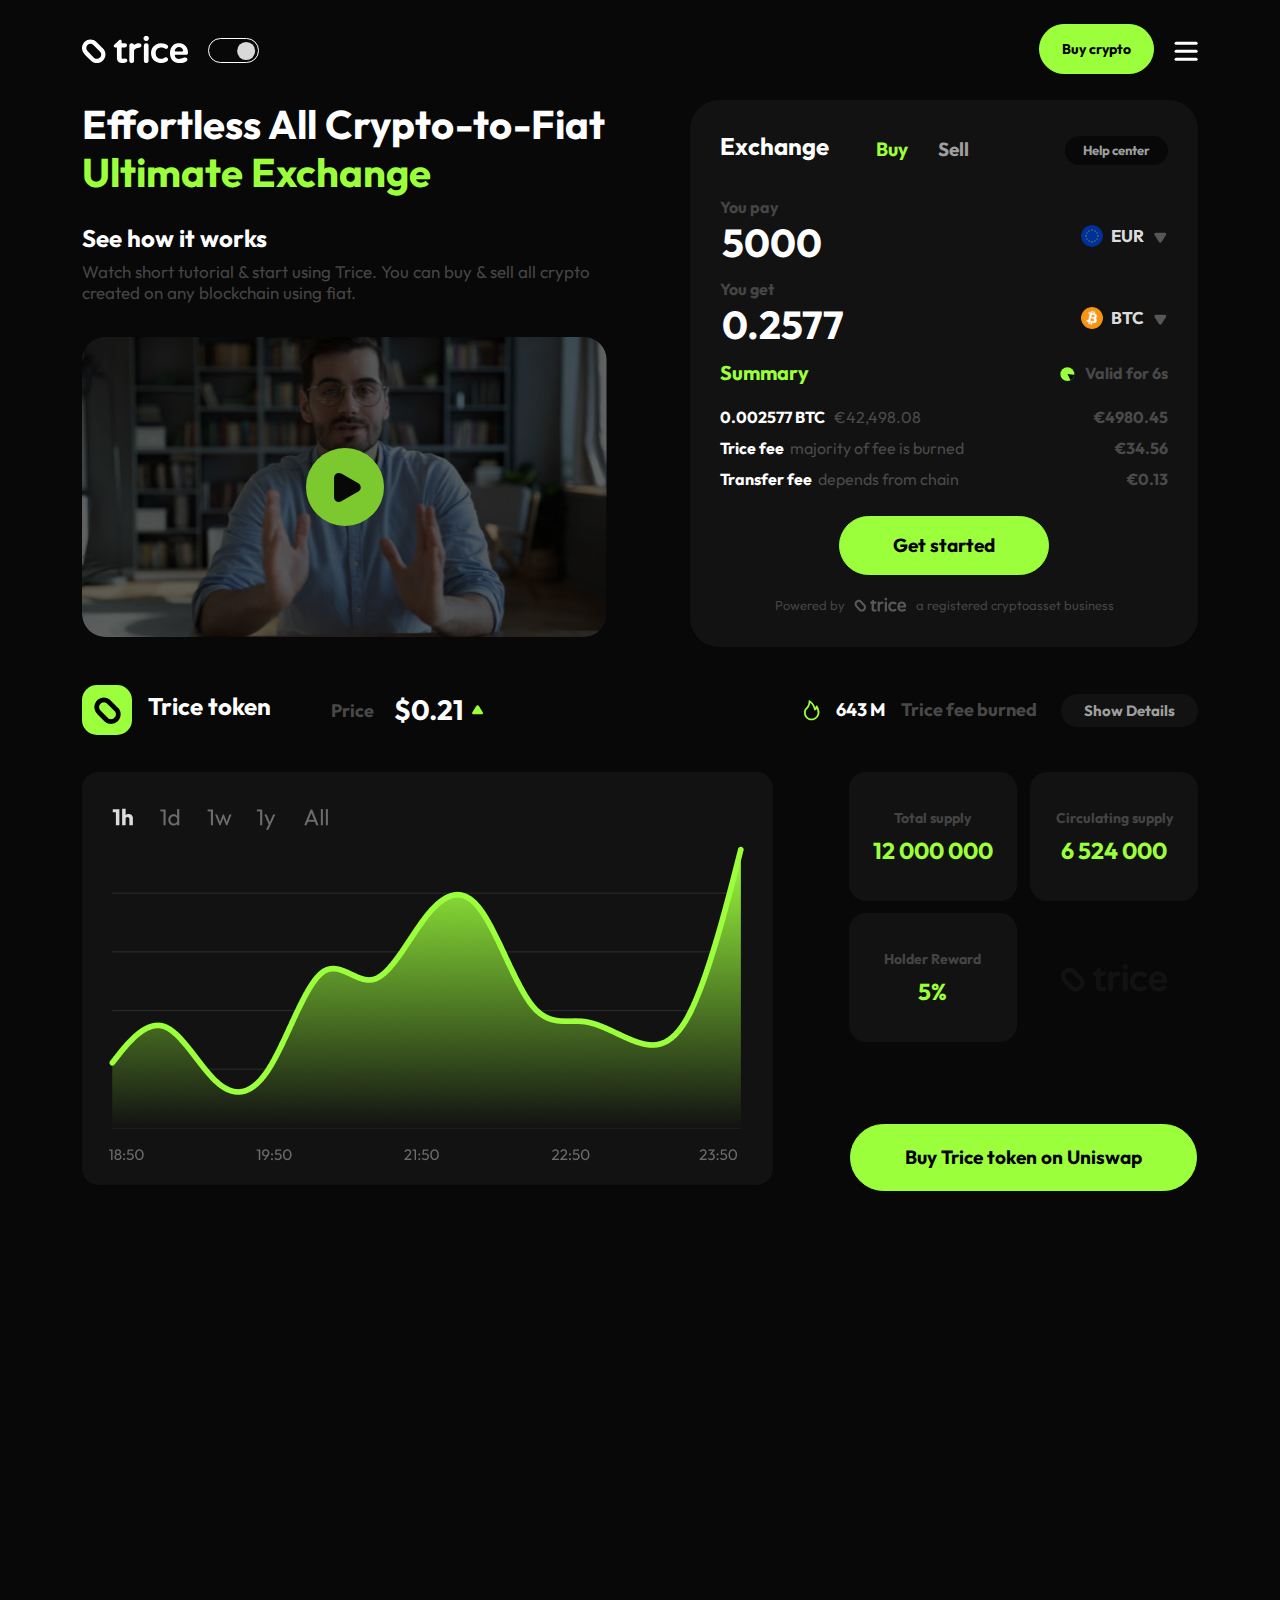
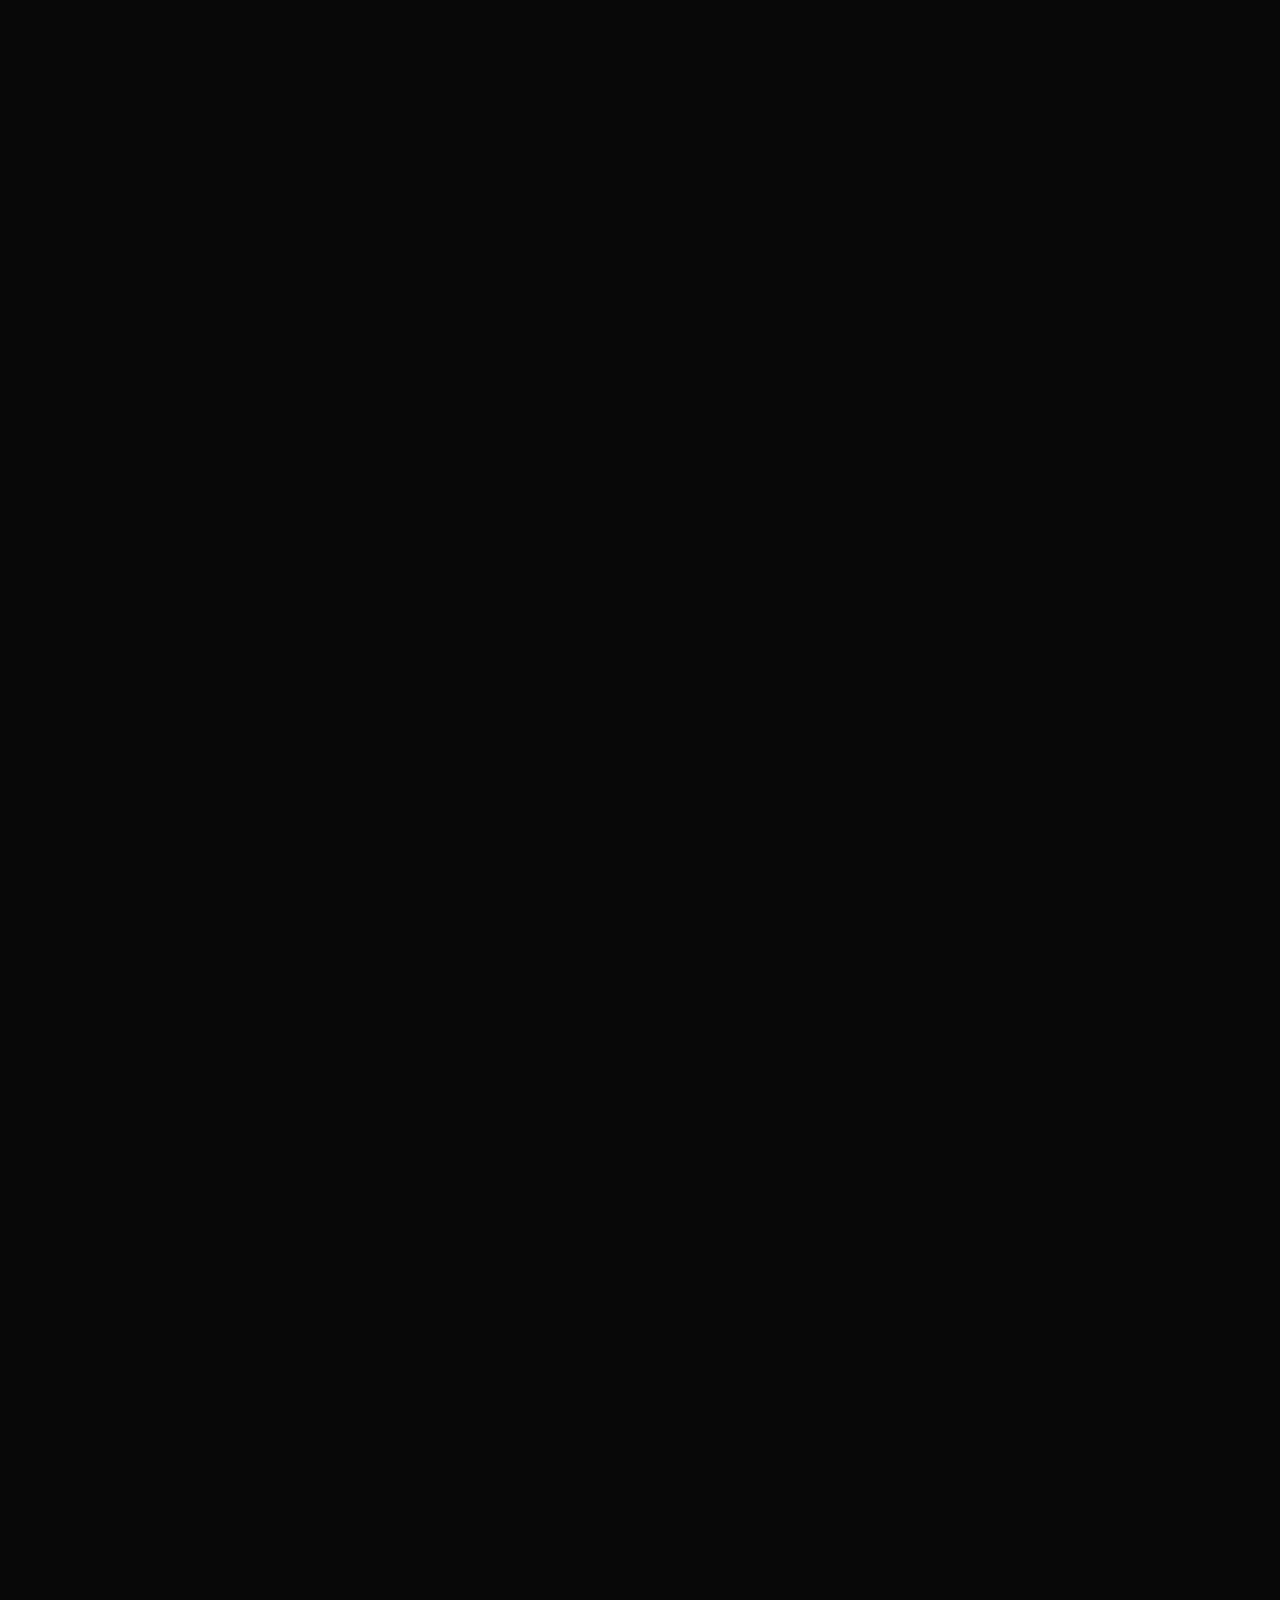
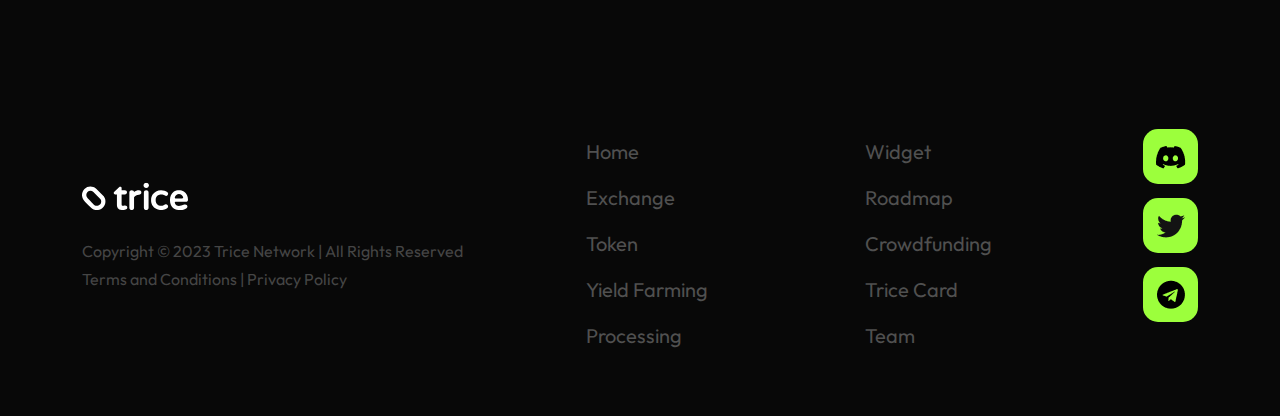
<file: index.html>
<!DOCTYPE html>
<html class="dark" lang="en">
  <head>
    <meta charset="UTF-8" />
    <meta http-equiv="X-UA-Compatible" content="IE=edge" />
    <meta name="viewport" content="width=device-width, initial-scale=1.0" />
    <title>Document</title>

    <!-- css-start -->
    <link rel="stylesheet" href="assets/css/bootstrap.min.css" />
    <link rel="stylesheet" href="assets/css/swiper.min.css" />
    <link rel="stylesheet" href="assets/css/animate.min.css" />
    <link rel="stylesheet" href="assets/css/fontAwesome5Pro.css" />
    <link rel="stylesheet" href="assets/css/style.css" />
    <link rel="stylesheet" href="assets/css/responsive.css" />
    <!-- css-start-end -->
  </head>
  <body>
    <!-- overlay -->
    <div class="overlay"></div>
    <!-- overlay-end -->

    <!-- offcanvas-menu -->
    <div class="offcanvas-wrapper">
      <div class="offcanvas-head d-flex align-items-center justify-content-end">
        <button class="offcanvas-close">
          <svg
            width="18"
            height="18"
            viewBox="0 0 18 18"
            fill="none"
            xmlns="http://www.w3.org/2000/svg"
          >
            <path
              d="M1.87135 1.87132L15.614 15.614M1.87135 15.614L15.614 1.87132"
              stroke="#454545"
              stroke-width="3"
              stroke-linecap="round"
              stroke-linejoin="round"
            />
          </svg>
        </button>
      </div>
      <div class="offcanvas-menu">
        <ul>
          <li><a href="" class="active">Home</a></li>
          <li><a href="">Exchange</a></li>
          <li><a href="">Token</a></li>
          <li><a href="">Yield Farming</a></li>
          <li><a href="">Processing</a></li>
          <li><a href="">Widget</a></li>
          <li><a href="">Roadmap</a></li>
          <li><a href="">Crowdfunding</a></li>
          <li><a href="">Trice Card</a></li>
          <li><a href="">Team Contact</a></li>
        </ul>
      </div>
    </div>
    <!-- offcanvas-menu-end -->

    <!-- header-start -->
    <header class="header">
      <div class="container">
        <div class="d-flex align-items-center justify-content-between">
          <!-- header-left -->
          <div class="header-left d-flex align-items-center">
            <!-- header-logo -->
            <div class="header-logo">
              <a href="index.html">
                <img class="logo-dark" src="assets/img/logo.svg" alt="" />
                <img class="logo-light" src="assets/img/logo-dark.svg" alt="" />
              </a>
            </div>
            <!-- header-logo-end -->

            <!-- header-theme -->
            <div class="header-theme">
              <div class="switch">
                <input type="checkbox" id="theme-mode" checked />
                <label for="theme-mode">
                  <span class="ind"></span>
                </label>
              </div>
            </div>
            <!-- header-theme-end -->
          </div>
          <!-- header-left-end -->

          <!-- header-right -->
          <div class="header-right d-flex align-items-center">
            <a href="" class="btn btn-primary">Buy crypto</a>
            <button type="button" class="bg-transparent menu-bar p-0 border-0">
              <svg
                width="24"
                height="20"
                viewBox="0 0 24 20"
                fill="none"
                xmlns="http://www.w3.org/2000/svg"
              >
                <rect
                  x="0.584229"
                  y="0.674316"
                  width="23.068"
                  height="3.00887"
                  rx="1.50444"
                  fill="white"
                />
                <rect
                  x="0.584259"
                  y="8.69775"
                  width="23.068"
                  height="3.00887"
                  rx="1.50444"
                  fill="white"
                />
                <rect
                  x="0.584259"
                  y="16.7212"
                  width="23.068"
                  height="3.00887"
                  rx="1.50444"
                  fill="white"
                />
              </svg>
            </button>
          </div>
          <!-- header-right-end -->
        </div>
      </div>
    </header>
    <!-- header-start-end -->

    <!-- main -->
    <main>
      <!-- sections-start -->
      <section class="section hero">
        <div class="container">
          <div
            class="hero-wrapper d-flex align-items-start justify-content-between flex-wrap flex-lg-nowrap"
          >
            <!-- hero-content -->
            <div class="hero-content wow fadeInUp">
              <h1 class="text-white">
                Effortless All Crypto-to-Fiat <br />
                <span class="text-primary">Ultimate Exchange</span>
              </h1>
              <div class="hero-works">
                <h4>See how it works</h4>
                <p>
                  Watch short tutorial & start using Trice. You can buy & sell
                  all crypto created on any blockchain using fiat.
                </p>
                <div class="works-video">
                  <img src="assets/img/work-video.png" alt="" />
                  <a href="" class="play-btn"
                    ><img src="assets/img/icons/play-icon.svg" alt=""
                  /></a>
                </div>
              </div>
            </div>
            <!-- hero-content-end -->

            <!-- hero-exchange -->
            <div class="hero-exchange wow fadeInUp" data-wow-delay="0.1s">
              <form id="msform" class="exchange-box all-step-content">
                <!-- exchange-item 1 -->
                <fieldset class="step active">
                  <div class="exchange-item step-item d-block">
                    <!-- exchange-header -->
                    <div class="exchange-item-header">
                      <h4>Exchange</h4>
                      <ul>
                        <li><a class="active" href="">Buy</a></li>
                        <li><a href="">Sell</a></li>
                      </ul>
                      <a href="" class="help-center">Help center</a>
                    </div>
                    <!-- exchange-header-end -->

                    <!-- exchange-calc -->
                    <div class="exchange-calc">
                      <div class="exchange-calc-box">
                        <!-- exchange-calc-input -->
                        <div class="exchange-calc-input">
                          <label for="">You pay</label>
                          <input type="text" value="5000" />
                        </div>
                        <!-- exchange-calc-input-emd -->

                        <!-- exchange-calc-select -->
                        <div class="exchange-clac-select">
                          <div class="exchange-selected">
                            <img src="assets/img/cripto-icons/eur.svg" alt="" />
                            <span class="text">EUR</span>
                          </div>
                          <div class="exchange-select-optLists">
                            <div class="exchange-select-header mb-4">
                              <h4 class="mb-0">Select asset</h4>
                              <button
                                type="button"
                                class="bg-transparent border-0 p-0 select-close"
                              >
                                <img src="assets/img/icons/times.svg" alt="" />
                              </button>
                            </div>
                            <div class="s-box">
                              <input type="text" placeholder="Find asset" />
                              <span class="icon"
                                ><img src="assets/img/icons/search.svg" alt=""
                              /></span>
                            </div>

                            <ul>
                              <li>
                                <span class="icon"
                                  ><img
                                    src="assets/img/cripto-icons/btc.svg"
                                    alt=""
                                /></span>
                                <span class="text"
                                  >BTC <small>Bitcoin</small></span
                                >
                              </li>
                              <li>
                                <span class="icon"
                                  ><img
                                    src="assets/img/cripto-icons/btc.svg"
                                    alt=""
                                /></span>
                                <span class="text"
                                  >BTC <small>Bitcoin</small></span
                                >
                              </li>
                              <li>
                                <span class="icon"
                                  ><img
                                    src="assets/img/cripto-icons/btc.svg"
                                    alt=""
                                /></span>
                                <span class="text"
                                  >BTC <small>Bitcoin</small></span
                                >
                              </li>
                              <li>
                                <span class="icon"
                                  ><img
                                    src="assets/img/cripto-icons/btc.svg"
                                    alt=""
                                /></span>
                                <span class="text"
                                  >BTC <small>Bitcoin</small></span
                                >
                              </li>
                              <li>
                                <span class="icon"
                                  ><img
                                    src="assets/img/cripto-icons/btc.svg"
                                    alt=""
                                /></span>
                                <span class="text"
                                  >BTC <small>Bitcoin</small></span
                                >
                              </li>
                              <li>
                                <span class="icon"
                                  ><img
                                    src="assets/img/cripto-icons/btc.svg"
                                    alt=""
                                /></span>
                                <span class="text"
                                  >BTC <small>Bitcoin</small></span
                                >
                              </li>
                              <li>
                                <span class="icon"
                                  ><img
                                    src="assets/img/cripto-icons/btc.svg"
                                    alt=""
                                /></span>
                                <span class="text"
                                  >BTC <small>Bitcoin</small></span
                                >
                              </li>
                              <li>
                                <span class="icon"
                                  ><img
                                    src="assets/img/cripto-icons/btc.svg"
                                    alt=""
                                /></span>
                                <span class="text"
                                  >BTC <small>Bitcoin</small></span
                                >
                              </li>
                            </ul>
                          </div>
                        </div>
                        <!-- exchange-calc-select-end -->
                      </div>
                      <div class="exchange-calc-box">
                        <!-- exchange-calc-input -->
                        <div class="exchange-calc-input">
                          <label for="">You get</label>
                          <input type="text" value="0.2577" />
                        </div>
                        <!-- exchange-calc-input-emd -->

                        <!-- exchange-calc-select -->
                        <div class="exchange-clac-select">
                          <div class="exchange-selected">
                            <img src="assets/img/cripto-icons/btc.svg" alt="" />
                            <span class="text">BTC</span>
                          </div>
                          <div class="exchange-select-optLists">
                            <div class="exchange-select-header mb-4">
                              <h4 class="mb-0">Select asset</h4>
                              <button
                                type="button"
                                class="bg-transparent border-0 p-0 select-close"
                              >
                                <img src="assets/img/icons/times.svg" alt="" />
                              </button>
                            </div>
                            <div class="s-box">
                              <input type="text" placeholder="Find asset" />
                              <span class="icon"
                                ><img src="assets/img/icons/search.svg" alt=""
                              /></span>
                            </div>

                            <ul>
                              <li>
                                <span class="icon"
                                  ><img
                                    src="assets/img/cripto-icons/btc.svg"
                                    alt=""
                                /></span>
                                <span class="text"
                                  >BTC <small>Bitcoin</small></span
                                >
                              </li>
                              <li>
                                <span class="icon"
                                  ><img
                                    src="assets/img/cripto-icons/btc.svg"
                                    alt=""
                                /></span>
                                <span class="text"
                                  >BTC <small>Bitcoin</small></span
                                >
                              </li>
                              <li>
                                <span class="icon"
                                  ><img
                                    src="assets/img/cripto-icons/btc.svg"
                                    alt=""
                                /></span>
                                <span class="text"
                                  >BTC <small>Bitcoin</small></span
                                >
                              </li>
                              <li>
                                <span class="icon"
                                  ><img
                                    src="assets/img/cripto-icons/btc.svg"
                                    alt=""
                                /></span>
                                <span class="text"
                                  >BTC <small>Bitcoin</small></span
                                >
                              </li>
                              <li>
                                <span class="icon"
                                  ><img
                                    src="assets/img/cripto-icons/btc.svg"
                                    alt=""
                                /></span>
                                <span class="text"
                                  >BTC <small>Bitcoin</small></span
                                >
                              </li>
                              <li>
                                <span class="icon"
                                  ><img
                                    src="assets/img/cripto-icons/btc.svg"
                                    alt=""
                                /></span>
                                <span class="text"
                                  >BTC <small>Bitcoin</small></span
                                >
                              </li>
                              <li>
                                <span class="icon"
                                  ><img
                                    src="assets/img/cripto-icons/btc.svg"
                                    alt=""
                                /></span>
                                <span class="text"
                                  >BTC <small>Bitcoin</small></span
                                >
                              </li>
                              <li>
                                <span class="icon"
                                  ><img
                                    src="assets/img/cripto-icons/btc.svg"
                                    alt=""
                                /></span>
                                <span class="text"
                                  >BTC <small>Bitcoin</small></span
                                >
                              </li>
                            </ul>
                          </div>
                        </div>
                        <!-- exchange-calc-select-end -->
                      </div>
                    </div>
                    <!-- exchange-calc-end -->

                    <!-- exchange-summery -->
                    <div class="exchange-summery">
                      <div class="summery-header">
                        <h5>Summary</h5>
                        <div class="summery-valid-timer">
                          <span
                            ><img src="assets/img/icons/valid-icon.svg" alt=""
                          /></span>
                          <span class="fw-bold">Valid for 6s</span>
                        </div>
                      </div>
                      <ul>
                        <li>
                          <span
                            ><strong class="text-white">0.002577 BTC</strong>
                            &nbsp; €42,498.08</span
                          >
                          <span>€4980.45</span>
                        </li>
                        <li>
                          <span
                            ><strong class="text-white">Trice fee</strong>&nbsp;
                            majority of fee is burned</span
                          >
                          <span>€34.56</span>
                        </li>
                        <li>
                          <span
                            ><strong class="text-white">Transfer fee</strong
                            >&nbsp; depends from chain</span
                          >
                          <span>€0.13</span>
                        </li>
                      </ul>
                      <div class="text-center">
                        <button
                          type="button"
                          class="btn btn--min-width btn-primary step-next step-progress-next"
                        >
                          Get started
                        </button>
                      </div>
                    </div>
                    <!-- exchange-summery-end -->

                    <div class="exchnage-footer">
                      <p>
                        Powered by
                        <img src="assets/img/icons/ex-footer.png" alt="" /> a
                        registered cryptoasset business
                      </p>
                    </div>
                  </div>
                </fieldset>
                <!-- exchange-item-end--1 -->

                <!-- exchange-item--2 -->
                <fieldset class="step">
                  <div class="exchange-item step-item">
                    <div class="exchange-item-inner">
                      <!-- step-from-body -->
                      <div
                        class="step-body d-flex align-items-center justify-content-center flex-grow-1"
                      >
                        <div class="step-email">
                          <div class="step-email-header text-center">
                            <img
                              src="assets/img/icons/message-green.png"
                              class="email-message-img"
                              alt=""
                            />
                            <h5>What is your email address?</h5>
                          </div>

                          <div class="step-inputs">
                            <input
                              type="text"
                              class="form-control"
                              placeholder="Type your email address"
                            />

                            <div class="site-check mb-2">
                              <input type="checkbox" id="check-1" />
                              <label for="check-1">
                                <span class="ind"></span>
                                <span class="text"
                                  >I have read and agree to Ramp's Terms of
                                  Service and Privacy Policy</span
                                >
                              </label>
                            </div>

                            <div class="site-check">
                              <input type="checkbox" id="check-2" />
                              <label for="check-2">
                                <span class="ind"></span>
                                <span class="text"
                                  >Sign me up to receive news, offers, and tips
                                  from Trice and its partners
                                </span>
                              </label>
                            </div>
                          </div>
                        </div>
                      </div>
                      <!-- step-from-body-end -->

                      <!-- step-bottom -->
                      <div class="step-bottom">
                        <button
                          type="button"
                          class="btn btn-step step-prev step-progress-prev"
                        >
                          <span><i class="fas fa-long-arrow-left"></i></span>
                          Back
                        </button>
                        <button
                          type="button"
                          class="btn btn-step step-next step-progress-next"
                        >
                          CONFIRM & PROCEED
                          <span><i class="fas fa-long-arrow-right"></i></span>
                        </button>
                      </div>
                      <!-- step-bottom-end -->
                    </div>
                  </div>
                </fieldset>
                <!-- exchange-item-end--2 -->

                <!-- exchange-item--3 -->
                <fieldset class="step">
                  <div class="exchange-item step-item">
                    <div class="exchange-item-inner">
                      <!-- step-from-body -->
                      <div
                        class="step-body d-flex align-items-center justify-content-center flex-grow-1"
                      >
                        <div class="step-email">
                          <div class="step-email-header text-center">
                            <img
                              src="assets/img/icons/message-green.png"
                              class="email-message-img"
                              alt=""
                            />
                            <h5 class="mb-1">Confirm your email address</h5>
                            <p>
                              We’ve sent a confirmation code to test@gmail.com
                            </p>
                          </div>

                          <div class="step-otp step-inputs">
                            <div
                              method="get"
                              class="digit-group d-flex align-items-center justify-content-between"
                              data-group-name="digits"
                              data-autosubmit="false"
                              autocomplete="off"
                            >
                              <input
                                type="text"
                                id="digit-1"
                                class="form-control"
                                name="digit-1"
                                data-next="digit-2"
                              />
                              <input
                                type="text"
                                id="digit-2"
                                class="form-control"
                                name="digit-2"
                                data-next="digit-3"
                                data-previous="digit-1"
                              />
                              <input
                                type="text"
                                id="digit-3"
                                class="form-control"
                                name="digit-3"
                                data-next="digit-4"
                                data-previous="digit-2"
                              />
                              <input
                                type="text"
                                id="digit-4"
                                class="form-control"
                                name="digit-4"
                                data-next="digit-5"
                                data-previous="digit-3"
                              />
                              <input
                                type="text"
                                id="digit-5"
                                class="form-control"
                                name="digit-5"
                                data-next="digit-6"
                                data-previous="digit-4"
                              />
                              <input
                                type="text"
                                id="digit-6"
                                class="form-control"
                                name="digit-6"
                                data-next="digit-7"
                                data-previous="digit-5"
                              />
                            </div>
                            <p class="small">
                              Didn't receive your confirmation code?
                              <a href="" class="text-primary"
                                >Click here to resend.</a
                              >
                            </p>
                          </div>
                        </div>
                      </div>
                      <!-- step-from-body-end -->

                      <!-- step-bottom -->
                      <div class="step-bottom">
                        <button
                          type="button"
                          class="btn btn-step step-prev step-progress-prev"
                        >
                          <span><i class="fas fa-long-arrow-left"></i></span>
                          Back
                        </button>
                        <button
                          type="button"
                          class="btn btn-step step-next step-progress-next"
                        >
                          CONFIRM & PROCEED
                          <span><i class="fas fa-long-arrow-right"></i></span>
                        </button>
                      </div>
                      <!-- step-bottom-end -->
                    </div>
                  </div>
                </fieldset>
                <!-- exchange-item-end--3 -->

                <!-- exchange-item--4 -->
                <fieldset class="step">
                  <div class="exchange-item step-item">
                    <div class="exchange-item-inner">
                      <!-- step-from-body -->
                      <div
                        class="step-body d-flex align-items-start flex-column justify-content-start flex-grow-1"
                      >
                        <div
                          class="step-header d-flex align-items-center gap-3 mb-4 w-100"
                        >
                          <p class="mb-0 small">Step 1 of 3</p>
                          <div class="step-progress">
                            <div class="step-progress-bar"></div>
                          </div>
                        </div>

                        <div class="step-email w-100">
                          <h6 class="mb-3 fw-normal">
                            Enter your Bitcoin wallet address
                          </h6>
                          <div class="step-inputs">
                            <input
                              type="text"
                              class="form-control"
                              placeholder="Add your Bitcoin wallet address or doman here"
                              name=""
                              id=""
                            />
                          </div>
                        </div>
                      </div>
                      <!-- step-from-body-end -->

                      <!-- step-bottom -->
                      <div class="step-bottom">
                        <button
                          type="button"
                          class="btn btn-step step-prev step-progress-prev"
                        >
                          <span><i class="fas fa-long-arrow-left"></i></span>
                          Back
                        </button>
                        <button
                          type="button"
                          class="btn btn-step step-next step-progress-next"
                        >
                          CONFIRM & PROCEED
                          <span><i class="fas fa-long-arrow-right"></i></span>
                        </button>
                      </div>
                      <!-- step-bottom-end -->
                    </div>
                  </div>
                </fieldset>
                <!-- exchange-item-end--4 -->

                <!-- exchange-item--5 -->
                <fieldset class="step">
                  <div class="exchange-item step-item">
                    <div class="exchange-item-inner">
                      <!-- step-from-body -->
                      <div
                        class="step-body d-flex align-items-start flex-column justify-content-start flex-grow-1"
                      >
                        <div
                          class="step-header d-flex align-items-center gap-3 mb-4 w-100"
                        >
                          <p class="mb-0 small">Step 2 of 3</p>
                          <div class="step-progress">
                            <div class="step-progress-bar w-75"></div>
                          </div>
                        </div>

                        <div class="step-email w-100">
                          <h6 class="mb-3 fw-normal">
                            Enter your Bitcoin wallet address
                          </h6>
                          <div class="payment-methods">
                            <!-- single-payment -->
                            <div class="payment-single">
                              <input
                                type="radio"
                                id="payment-1"
                                name="payment"
                              />
                              <label for="payment-1">
                                <span class="payment-icon">
                                  <img
                                    src="assets/img/icons/bank-1.png"
                                    alt=""
                                  />
                                </span>
                                <div class="payment-info">
                                  <h6 class="mb-1 fw-normal">
                                    Easy bank transfer with Revolut
                                  </h6>
                                  <p class="small mb-0">Instant</p>
                                </div>
                              </label>
                            </div>
                            <!-- single-payment-end -->
                            <!-- single-payment -->
                            <div class="payment-single">
                              <input
                                type="radio"
                                id="payment-2"
                                name="payment"
                              />
                              <label for="payment-2">
                                <span class="payment-icon">
                                  <img
                                    src="assets/img/icons/bank-2.png"
                                    alt=""
                                  />
                                </span>
                                <div class="payment-info">
                                  <h6 class="mb-1 fw-normal">
                                    Manual bank transfer
                                  </h6>
                                  <p class="small mb-0">
                                    Up to two business days
                                  </p>
                                </div>
                              </label>
                            </div>
                            <!-- single-payment-end -->
                            <!-- single-payment -->
                            <div class="payment-single">
                              <input
                                type="radio"
                                id="payment-3"
                                name="payment"
                              />
                              <label for="payment-3">
                                <span class="payment-icon">
                                  <img
                                    src="assets/img/icons/credit.png"
                                    alt=""
                                  />
                                </span>
                                <div class="payment-info">
                                  <h6 class="mb-1 fw-normal">Card</h6>
                                  <p class="small mb-0">Takes minutes</p>
                                </div>
                              </label>
                            </div>
                            <!-- single-payment-end -->
                            <!-- single-payment -->
                            <div class="payment-single">
                              <input
                                type="radio"
                                id="payment-4"
                                name="payment"
                              />
                              <label for="payment-4">
                                <span class="payment-icon">
                                  <img
                                    src="assets/img/icons/google-pay.png"
                                    alt=""
                                  />
                                </span>
                                <div class="payment-info">
                                  <h6 class="mb-1 fw-normal">Google Pay</h6>
                                  <p class="small mb-0">Takes minutes</p>
                                </div>
                              </label>
                            </div>
                            <!-- single-payment-end -->
                          </div>
                        </div>
                      </div>
                      <!-- step-from-body-end -->

                      <!-- step-bottom -->
                      <div class="step-bottom">
                        <button
                          type="button"
                          class="btn btn-step step-progress-prev"
                        >
                          <span><i class="fas fa-long-arrow-left"></i></span>
                          Back
                        </button>
                        <button
                          type="button"
                          class="btn btn-step step-progress-next"
                        >
                          CONFIRM & PROCEED
                          <span><i class="fas fa-long-arrow-right"></i></span>
                        </button>
                      </div>
                      <!-- step-bottom-end -->
                    </div>
                  </div>
                </fieldset>
                <!-- exchange-item-end--5 -->

                <!-- exchange-item--6 -->
                <fieldset class="step">
                  <div class="exchange-item step-item">
                    <div class="exchange-item-inner">
                      <!-- step-from-body -->
                      <div
                        class="step-body d-flex align-items-start flex-column justify-content-start flex-grow-1"
                      >
                        <div
                          class="step-header d-flex align-items-center gap-3 mb-4 w-100"
                        >
                          <p class="mb-0 small">Step 3 of 3</p>
                          <div class="step-progress">
                            <div class="step-progress-bar w-100"></div>
                          </div>
                        </div>

                        <div class="step-email w-100">
                          <div class="mb-4">
                            <h6 class="mb-2 fw-normal">
                              Enter your Bitcoin wallet address
                            </h6>
                            <div class="step-inputs position-relative">
                              <input
                                type="text"
                                class="form-control pe-5"
                                placeholder="bc1qxy2kgdygjrsqtzq2n0yrf2493p83kkfjhx0wlh"
                                name=""
                                id=""
                              />
                              <button
                                class="position-absolute end-0 translate-middle top-50 lh-1 bg-transparent border-0"
                              >
                                <img src="assets/img/icons/edit.png" alt="" />
                              </button>
                            </div>
                          </div>

                          <div class="mb-4">
                            <h6 class="mb-2 fw-normal">
                              Chosen payment method is
                              <span class="text-primary"
                                >Manual bank transfer</span
                              >
                            </h6>
                            <div class="step-inputs position-relative">
                              <input
                                type="text"
                                class="form-control pe-5"
                                placeholder="Any EUR account"
                                name=""
                                id=""
                              />
                              <button
                                class="position-absolute end-0 translate-middle top-50 lh-1 bg-transparent border-0"
                              >
                                <img src="assets/img/icons/edit.png" alt="" />
                              </button>
                            </div>
                          </div>
                        </div>
                      </div>
                      <!-- step-from-body-end -->

                      <!-- step-bottom -->
                      <div class="step-bottom">
                        <button
                          type="button"
                          class="btn btn-step step-progress-prev"
                        >
                          <span><i class="fas fa-long-arrow-left"></i></span>
                          Back
                        </button>
                        <button type="button" class="btn btn-step">
                          CONFIRM & PROCEED
                          <span><i class="fas fa-long-arrow-right"></i></span>
                        </button>
                      </div>
                      <!-- step-bottom-end -->
                    </div>
                  </div>
                </fieldset>
                <!-- exchange-item-end--6 -->
              </form>
            </div>
            <!-- hero-exchange-end -->
          </div>
        </div>
        <div class="hero-bottom">
          <div class="container">
            <div class="row align-items-center">
              <div class="col-lg-6">
                <div
                  class="d-flex align-items-center justify-content-between justify-content-lg-start mb-3 mb-lg-0 wow fadeInUp"
                  data-wow-delay=".2s"
                >
                  <div class="d-flex align-items-center gap-3 trice-token">
                    <span
                      ><img src="assets/img/icons/trice-token-icon.png" alt=""
                    /></span>
                    <h4>Trice token</h4>
                  </div>

                  <div class="trice-prize d-none d-lg-flex">
                    <span>Price</span>
                    <h3>
                      $0.21
                      <img src="assets/img/icons/primary-triangle.svg" alt="" />
                    </h3>
                  </div>

                  <a href="" class="show-more d-lg-none">Show Details</a>
                </div>
              </div>
              <div class="col-lg-6">
                <div
                  class="d-flex align-items-end align-items-lg-center flex-row-reverse flex-lg-row justify-content-between justify-content-lg-end gap-4 wow fadeInUp"
                  data-wow-delay=".4s"
                >
                  <div class="align-items-center d-flex trice-fee gap-3">
                    <img src="assets/img/icons/fire.svg" alt="" />
                    <span class="text-white">643 M</span> Trice fee burned
                  </div>

                  <div class="trice-prize gap-1 d-lg-none ms-0 flex-wrap">
                    <span class="w-100">Price</span>
                    <h3>
                      $0.21
                      <img src="assets/img/icons/primary-triangle.svg" alt="" />
                    </h3>
                  </div>

                  <a href="" class="show-more d-none d-lg-block"
                    >Show Details</a
                  >
                </div>
              </div>
            </div>
          </div>
        </div>
      </section>
      <!-- sections-start-end -->

      <!-- sections-start -->
      <section class="section trice-analize">
        <div class="container">
          <div class="analize-wrapper">
            <div class="analize-tracker wow fadeInUp" data-wow-delay=".5s">
              <img
                class="img-fluid dark-element"
                src="assets/img/analize.png"
                alt=""
              />
              <img
                class="img-fluid light-element"
                src="assets/img/analize-light.png"
                alt=""
              />
            </div>

            <div class="analize-content wow fadeInUp" data-wow-delay=".6s">
              <div class="analize-details">
                <!-- details-item -->
                <div class="analize-details-item text-center">
                  <p>Total supply</p>
                  <h4 class="text-primary">12 000 000</h4>
                </div>
                <!-- details-item-end -->
                <!-- details-item -->
                <div class="analize-details-item text-center">
                  <p>Circulating supply</p>
                  <h4 class="text-primary">6 524 000</h4>
                </div>
                <!-- details-item-end -->
                <!-- details-item -->
                <div class="analize-details-item text-center">
                  <p>Holder Reward</p>
                  <h4 class="text-primary">5%</h4>
                </div>
                <!-- details-item-end -->
                <!-- details-item -->
                <div
                  class="analize-details-item d-none d-lg-flex bg-transparent text-center"
                >
                  <img src="assets/img/trice-black.png" alt="" />
                </div>
                <!-- details-item-end -->
              </div>

              <div class="text-center">
                <a href="" class="btn btn-primary"
                  ><div class="m-1">Buy Trice token on Uniswap</div></a
                >
              </div>
            </div>
          </div>
        </div>
      </section>
      <!-- sections-start-end -->

      <!-- sections-start -->
      <section class="section brand">
        <div class="container">
          <div class="row">
            <div class="col-12">
              <div class="brand-wrapper">
                <!-- brand-item -->
                <div class="brand-item wow fadeInUp">
                  <img src="assets/img/brand/b-1.png" alt="" />
                </div>
                <!-- brand-item-end -->
                <!-- brand-item -->
                <div class="brand-item wow fadeInUp" data-wow-delay=".1s">
                  <img src="assets/img/brand/b-2.png" alt="" />
                </div>
                <!-- brand-item-end -->
                <!-- brand-item -->
                <div class="brand-item wow fadeInUp" data-wow-delay=".2s">
                  <img src="assets/img/brand/b-4.png" alt="" />
                </div>
                <!-- brand-item-end -->
                <!-- brand-item -->
                <div class="brand-item wow fadeInUp" data-wow-delay=".3s">
                  <img src="assets/img/brand/b-5.png" alt="" />
                </div>
                <!-- brand-item-end -->
                <!-- brand-item -->
                <div
                  class="brand-item d-none d-lg-block wow fadeInUp"
                  data-wow-delay=".4s"
                >
                  <img src="assets/img/brand/b-6.png" alt="" />
                </div>
                <!-- brand-item-end -->
                <!-- brand-item -->
                <div
                  class="brand-item d-none d-lg-block wow fadeInUp"
                  data-wow-delay=".5s"
                >
                  <img src="assets/img/brand/b-7.png" alt="" />
                </div>
                <!-- brand-item-end -->
              </div>
            </div>
          </div>
        </div>
      </section>
      <!-- sections-start-end -->

      <!-- sections-start -->
      <section class="section farming">
        <div class="container">
          <div class="farming-wrapper">
            <div class="farming-card wow fadeInUp">
              <div
                class="d-flex align-items-center justify-content-between common-header"
              >
                <h4>Smart Yield Farming</h4>
                <div class="d-block">
                  <span class="">Work in progress</span>
                </div>
              </div>
              <div class="farming-cart">
                <img src="assets/img/farming-chart.png" alt="" />
              </div>
              <div class="farming-content">
                <div
                  class="d-flex align-items-center justify-content-between mb-2"
                >
                  <div class="d-flex align-items-center gap-2">
                    <img src="assets/img/trice-icon-primary.png" alt="" />
                    <h6>Trice Smart Yield Farming</h6>
                  </div>

                  <div class="site-check">
                    <input
                      type="checkbox"
                      id="farming-check"
                      disabled
                      checked
                    />
                    <label for="farming-check">
                      <span class="ind"></span>
                      <span class="text pt-1">Regular Farming</span>
                    </label>
                  </div>
                </div>
                <p class="">
                  <strong
                    >Trice ecosystem has innovative all-in-one Smart Yield
                    Farming</strong
                  >
                  that is the way for cryptocurrency holders to
                  <strong>earn much higher-yield</strong> than regular yield
                  farming in other cryptocurrencies on their holdings by staking
                  them in liquidity pools.
                </p>
                <p class="mb-0">
                  This involves locking up cryptocurrency in a pool that is used
                  to facilitate trading on decentralized exchanges. In exchange
                  for providing liquidity to the pool, users
                  <strong>earn a share of the transaction fees</strong> that are
                  generated by trading on the exchange.
                </p>
              </div>
            </div>

            <div class="process wow fadeInUp" data-wow-delay="0.1s">
              <div
                class="d-flex align-items-center justify-content-between common-header"
              >
                <h4>Exchange processing</h4>
                <div class="d-block">
                  <a href="" class="btn btn-dark btn-small">Documentation</a>
                </div>
              </div>

              <div class="process-contents">
                <!-- process-item -->
                <div class="process-item process-item-dark">
                  <div class="process-server">
                    <div class="d-flex align-items-start gap-2">
                      <p>Merchant’s Server</p>
                    </div>

                    <div class="process-server-img">
                      <svg
                        width="24"
                        height="24"
                        viewBox="0 0 24 24"
                        fill="none"
                        xmlns="http://www.w3.org/2000/svg"
                      >
                        <line
                          x1="2.18873"
                          y1="2.04175"
                          x2="21.668"
                          y2="21.521"
                          stroke="#646464"
                          stroke-width="3.09543"
                          stroke-linecap="round"
                          stroke-dasharray="6.19 6.19"
                        />
                      </svg>
                    </div>
                  </div>
                  <div class="process-content">
                    <p>
                      Make a payment request Response with ID Redirect buyer to
                      page
                    </p>
                  </div>
                </div>
                <!-- process-item-end -->

                <!-- process-item -->
                <div class="process-item process-item-primary">
                  <div class="process-server">
                    <div class="d-flex align-items-start gap-2">
                      <span>
                        <svg
                          width="21"
                          height="22"
                          viewBox="0 0 21 22"
                          fill="none"
                          xmlns="http://www.w3.org/2000/svg"
                        >
                          <path
                            d="M18.6518 18.8882C15.9993 21.4744 11.771 21.8841 8.82956 19.81C8.75077 19.7588 8.64572 19.682 8.5932 19.6308C6.67603 17.7615 4.78512 15.8666 2.86794 14.023C1.29219 12.4866 0.136631 10.5917 0.00531813 8.41515C-0.0734698 6.34104 0.714409 4.31813 2.21138 2.88417C4.99522 0.169896 9.4336 0.016257 12.375 2.47447C12.5589 2.55129 12.7164 2.67932 12.874 2.83296L19.3346 9.15774C19.3346 9.15774 19.4659 9.33698 19.5185 9.3882C21.6195 12.2817 21.2518 16.3531 18.6518 18.8882ZM10.1427 5.49602C8.69825 4.08767 6.33461 4.06207 4.89017 5.49602C3.44572 6.92998 3.44572 9.23456 4.89017 10.6429C5.44168 11.1806 10.2215 15.9946 11.1407 16.9165C12.5589 17.8383 14.6599 17.5822 15.973 16.3019C17.2599 15.0472 17.4962 13.1011 16.5245 11.6672L10.1427 5.49602Z"
                            fill="#9CFF3C"
                          />
                        </svg>
                      </span>
                      <p>Trice Server</p>
                    </div>

                    <div class="process-server-img">
                      <svg
                        width="24"
                        height="24"
                        viewBox="0 0 24 24"
                        fill="none"
                        xmlns="http://www.w3.org/2000/svg"
                      >
                        <line
                          x1="2.18873"
                          y1="2.04175"
                          x2="21.668"
                          y2="21.521"
                          stroke="#646464"
                          stroke-width="3.09543"
                          stroke-linecap="round"
                          stroke-dasharray="6.19 6.19"
                        />
                      </svg>
                    </div>
                  </div>
                  <div class="process-content">
                    <p>Trice detects transaction Payment has been made</p>
                  </div>
                </div>
                <!-- process-item-end -->

                <!-- process-item -->
                <div class="process-item process-item-purple">
                  <div class="process-server">
                    <div class="d-flex align-items-start gap-2">
                      <span>
                        <svg
                          width="21"
                          height="22"
                          viewBox="0 0 21 22"
                          fill="none"
                          xmlns="http://www.w3.org/2000/svg"
                        >
                          <path
                            d="M18.6518 18.8882C15.9993 21.4744 11.771 21.8841 8.82956 19.81C8.75077 19.7588 8.64572 19.682 8.5932 19.6308C6.67603 17.7615 4.78512 15.8666 2.86794 14.023C1.29219 12.4866 0.136631 10.5917 0.00531813 8.41515C-0.0734698 6.34104 0.714409 4.31813 2.21138 2.88417C4.99522 0.169896 9.4336 0.016257 12.375 2.47447C12.5589 2.55129 12.7164 2.67932 12.874 2.83296L19.3346 9.15774C19.3346 9.15774 19.4659 9.33698 19.5185 9.3882C21.6195 12.2817 21.2518 16.3531 18.6518 18.8882ZM10.1427 5.49602C8.69825 4.08767 6.33461 4.06207 4.89017 5.49602C3.44572 6.92998 3.44572 9.23456 4.89017 10.6429C5.44168 11.1806 10.2215 15.9946 11.1407 16.9165C12.5589 17.8383 14.6599 17.5822 15.973 16.3019C17.2599 15.0472 17.4962 13.1011 16.5245 11.6672L10.1427 5.49602Z"
                            fill="#9CFF3C"
                          />
                        </svg>
                      </span>
                      <p>Trice Widget</p>
                    </div>
                    <div class="process-server-img">
                      <svg
                        width="24"
                        height="24"
                        viewBox="0 0 24 24"
                        fill="none"
                        xmlns="http://www.w3.org/2000/svg"
                      >
                        <line
                          x1="2.18873"
                          y1="2.04175"
                          x2="21.668"
                          y2="21.521"
                          stroke="#646464"
                          stroke-width="3.09543"
                          stroke-linecap="round"
                          stroke-dasharray="6.19 6.19"
                        />
                      </svg>
                    </div>
                  </div>
                  <div class="process-content">
                    <p>Browser loads Widget</p>
                  </div>
                </div>
                <!-- process-item-end -->

                <!-- process-item -->
                <div class="process-item process-item-dark">
                  <div class="process-server">
                    <div class="d-flex align-items-start gap-2">
                      <p>Buyer</p>
                    </div>
                    <div class="process-server-img">
                      <svg
                        width="24"
                        height="24"
                        viewBox="0 0 24 24"
                        fill="none"
                        xmlns="http://www.w3.org/2000/svg"
                      >
                        <line
                          x1="2.18873"
                          y1="2.04175"
                          x2="21.668"
                          y2="21.521"
                          stroke="#646464"
                          stroke-width="3.09543"
                          stroke-linecap="round"
                          stroke-dasharray="6.19 6.19"
                        />
                      </svg>
                    </div>
                  </div>
                  <div class="process-content">
                    <p>Send transaction</p>
                  </div>
                </div>
                <!-- process-item-end -->

                <!-- process-item -->
                <div class="process-item process-item-dark">
                  <div class="process-server">
                    <div class="d-flex align-items-start gap-2">
                      <p>Crypto Network</p>
                    </div>
                  </div>
                  <div class="process-content">
                    <p>Send payment notification</p>
                  </div>
                </div>
                <!-- process-item-end -->
              </div>
            </div>
          </div>
        </div>
      </section>
      <!-- sections-start-end -->

      <!-- tw-item-for-mobile -->
      <div class="container d-lg-none">
        <div class="tw-item w-100 wow fadeInUp">
          <!-- commone-header -->
          <div
            class="d-flex align-items-center justify-content-between common-header"
          >
            <h4>Smart Yield Farming</h4>
            <div class="d-block">
              <span>Coming soon</span>
            </div>
          </div>
          <!-- commone-header-end -->

          <div class="tw-widget-content">
            <p class="text-white">
              We will allow user’s to simply integrate our Exchange Widget to
              their’s project websites to create possibility to buy & sell any
              token using fiat currency.
            </p>
          </div>

          <div class="tw-widget-copy">
            <div class="tw-widget-copy-input">
              <input type="text" value="<Simple iframe implementation>" />
              <button class="bg-transparent border-0 p-0">
                Just copy & paste
              </button>
            </div>

            <div class="tw-progressbar">
              <div class="percentage" data-percentage="50">
                <div class="animation">
                  <div class="animation-bar"></div>
                </div>
              </div>
            </div>
          </div>
        </div>
      </div>
      <!-- tw-item-for-mobile-end -->

      <!-- sections-start -->
      <section class="section roadmap">
        <div class="container">
          <div class="row">
            <div class="col-lg-12">
              <div class="roadmap-wrapper wow fadeIn">
                <div
                  class="roadmap-title d-flex align-items-center justify-content-between"
                >
                  <h4 class="mb-0">Roadmap</h4>
                  <p class="mb-0 fw-bold small">Phase I</p>
                </div>
                <div class="roadmap-header swiper">
                  <div class="swiper-wrapper roadmap-progress-nav nav">
                    <!-- roadmap-item -->
                    <a
                      href="#"
                      data-bs-toggle="tab"
                      data-bs-target="#roadmap-content-1"
                      class="roadmap-item active swiper-slide"
                    >
                      <p>Creating Trice Token</p>
                      <div class="roadmap-ind">
                        <svg
                          width="24"
                          height="24"
                          viewBox="0 0 24 24"
                          fill="none"
                          xmlns="http://www.w3.org/2000/svg"
                        >
                          <line
                            x1="2.18873"
                            y1="2.04175"
                            x2="21.668"
                            y2="21.521"
                            stroke="#646464"
                            stroke-width="3.09543"
                            stroke-linecap="round"
                            stroke-dasharray="6.19 6.19"
                          />
                        </svg>
                      </div>
                    </a>
                    <!-- roadmap-item-end -->
                    <!-- roadmap-item -->
                    <a
                      href="#"
                      data-bs-toggle="tab"
                      data-bs-target="#roadmap-content-2"
                      class="roadmap-item swiper-slide"
                    >
                      <p>Start creating Trice Community</p>
                      <div class="roadmap-ind">
                        <svg
                          width="24"
                          height="24"
                          viewBox="0 0 24 24"
                          fill="none"
                          xmlns="http://www.w3.org/2000/svg"
                        >
                          <line
                            x1="2.18873"
                            y1="2.04175"
                            x2="21.668"
                            y2="21.521"
                            stroke="#646464"
                            stroke-width="3.09543"
                            stroke-linecap="round"
                            stroke-dasharray="6.19 6.19"
                          />
                        </svg>
                      </div>
                    </a>
                    <!-- roadmap-item-end -->
                    <!-- roadmap-item -->
                    <a
                      href="#"
                      data-bs-toggle="tab"
                      data-bs-target="#roadmap-content-3"
                      class="roadmap-item swiper-slide"
                    >
                      <p>First backers annocements</p>
                      <div class="roadmap-ind">
                        <svg
                          width="24"
                          height="24"
                          viewBox="0 0 24 24"
                          fill="none"
                          xmlns="http://www.w3.org/2000/svg"
                        >
                          <line
                            x1="2.18873"
                            y1="2.04175"
                            x2="21.668"
                            y2="21.521"
                            stroke="#646464"
                            stroke-width="3.09543"
                            stroke-linecap="round"
                            stroke-dasharray="6.19 6.19"
                          />
                        </svg>
                      </div>
                    </a>
                    <!-- roadmap-item-end -->
                    <!-- roadmap-item -->
                    <a
                      href="#"
                      data-bs-toggle="tab"
                      data-bs-target="#roadmap-content-4"
                      class="roadmap-item swiper-slide"
                    >
                      <p>Trice System Development</p>
                      <div class="roadmap-ind">
                        <svg
                          width="24"
                          height="24"
                          viewBox="0 0 24 24"
                          fill="none"
                          xmlns="http://www.w3.org/2000/svg"
                        >
                          <line
                            x1="2.18873"
                            y1="2.04175"
                            x2="21.668"
                            y2="21.521"
                            stroke="#646464"
                            stroke-width="3.09543"
                            stroke-linecap="round"
                            stroke-dasharray="6.19 6.19"
                          />
                        </svg>
                      </div>
                    </a>
                    <!-- roadmap-item-end -->
                    <!-- roadmap-item -->
                    <a
                      href="#"
                      data-bs-toggle="tab"
                      data-bs-target="#roadmap-content-5"
                      class="roadmap-item swiper-slide"
                    >
                      <p>Deploying Trice exchange</p>
                      <div class="roadmap-ind">
                        <svg
                          width="24"
                          height="24"
                          viewBox="0 0 24 24"
                          fill="none"
                          xmlns="http://www.w3.org/2000/svg"
                        >
                          <line
                            x1="2.18873"
                            y1="2.04175"
                            x2="21.668"
                            y2="21.521"
                            stroke="#646464"
                            stroke-width="3.09543"
                            stroke-linecap="round"
                            stroke-dasharray="6.19 6.19"
                          />
                        </svg>
                      </div>
                    </a>
                    <!-- roadmap-item-end -->
                    <!-- roadmap-item -->
                    <a
                      href="#"
                      data-bs-toggle="tab"
                      data-bs-target="#roadmap-content-6"
                      class="roadmap-item swiper-slide"
                    >
                      <p>Big marketing & promotion</p>
                      <div class="roadmap-ind">
                        <svg
                          width="24"
                          height="24"
                          viewBox="0 0 24 24"
                          fill="none"
                          xmlns="http://www.w3.org/2000/svg"
                        >
                          <line
                            x1="2.18873"
                            y1="2.04175"
                            x2="21.668"
                            y2="21.521"
                            stroke="#646464"
                            stroke-width="3.09543"
                            stroke-linecap="round"
                            stroke-dasharray="6.19 6.19"
                          />
                        </svg>
                      </div>
                    </a>
                    <!-- roadmap-item-end -->
                    <!-- roadmap-item -->
                    <a
                      href="#"
                      data-bs-toggle="tab"
                      data-bs-target="#roadmap-content-7"
                      class="roadmap-item swiper-slide"
                    >
                      <p>Further product Development</p>
                      <div class="roadmap-ind">
                        <svg
                          width="24"
                          height="24"
                          viewBox="0 0 24 24"
                          fill="none"
                          xmlns="http://www.w3.org/2000/svg"
                        >
                          <line
                            x1="2.18873"
                            y1="2.04175"
                            x2="21.668"
                            y2="21.521"
                            stroke="#646464"
                            stroke-width="3.09543"
                            stroke-linecap="round"
                            stroke-dasharray="6.19 6.19"
                          />
                        </svg>
                      </div>
                    </a>
                    <!-- roadmap-item-end -->
                    <!-- roadmap-item -->
                    <a
                      href="#"
                      data-bs-toggle="tab"
                      data-bs-target="#roadmap-content-8"
                      class="roadmap-item swiper-slide"
                    >
                      <p>
                        Move on <br />
                        to Phase 2
                      </p>
                    </a>
                    <!-- roadmap-item-end -->
                  </div>
                </div>
                <!-- roadmap-progressbar -->
                <div class="roadmap-progress">
                  <div
                    class="roadmap-progress-bar"
                    style="--width-data: 0"
                    id="rd-progress"
                  ></div>
                </div>
                <!-- roadmap-progressbar-end -->

                <div class="roadmap-tab-content tab-content">
                  <!-- tab-pane -->
                  <div
                    id="roadmap-content-1"
                    class="roadmap-tab-pane tab-pane fade show active"
                  >
                    <div class="roadmap-content">
                      <p>
                        The Trice token have a <strong>TRICE symbol</strong>,
                        and is built on a blockchain platform
                        <strong>Ethereum</strong>. The token contract defined
                        the properties and functions of the token, including its
                        total supply and any additional features, such as a
                        lock-up period or staking mechanism.
                      </p>
                      <p>
                        One of the <strong>key features</strong> of the token
                        would be its ability to be exchanged for fiat currency
                        on the exchange platform. This functionality would
                        enable users to move between cryptocurrencies and
                        traditional money with ease, without having to use
                        multiple platforms or undergo a lengthy exchange
                        process.
                      </p>
                    </div>
                  </div>
                  <!-- tab-pane-end -->
                  <!-- tab-pane -->
                  <div
                    id="roadmap-content-2"
                    class="roadmap-tab-pane tab-pane fade"
                  >
                    <div class="roadmap-content">
                      <p>
                        The Trice token have a <strong>TRICE symbol</strong>,
                        and is built on a blockchain platform
                        <strong>Ethereum</strong>. The token contract defined
                        the properties and functions of the token, including its
                        total supply and any additional features, such as a
                        lock-up period or staking mechanism.
                      </p>
                      <p>
                        One of the <strong>key features</strong> of the token
                        would be its ability to be exchanged for fiat currency
                        on the exchange platform. This functionality would
                        enable users to move between cryptocurrencies and
                        traditional money with ease, without having to use
                        multiple platforms or undergo a lengthy exchange
                        process.
                      </p>
                    </div>
                  </div>
                  <!-- tab-pane-end -->
                  <!-- tab-pane -->
                  <div
                    id="roadmap-content-3"
                    class="roadmap-tab-pane tab-pane fade"
                  >
                    <div class="roadmap-content">
                      <p>
                        The Trice token have a <strong>TRICE symbol</strong>,
                        and is built on a blockchain platform
                        <strong>Ethereum</strong>. The token contract defined
                        the properties and functions of the token, including its
                        total supply and any additional features, such as a
                        lock-up period or staking mechanism.
                      </p>
                      <p>
                        One of the <strong>key features</strong> of the token
                        would be its ability to be exchanged for fiat currency
                        on the exchange platform. This functionality would
                        enable users to move between cryptocurrencies and
                        traditional money with ease, without having to use
                        multiple platforms or undergo a lengthy exchange
                        process.
                      </p>
                    </div>
                  </div>
                  <!-- tab-pane-end -->
                  <!-- tab-pane -->
                  <div
                    id="roadmap-content-4"
                    class="roadmap-tab-pane tab-pane fade"
                  >
                    <div class="roadmap-content">
                      <p>
                        The Trice token have a <strong>TRICE symbol</strong>,
                        and is built on a blockchain platform
                        <strong>Ethereum</strong>. The token contract defined
                        the properties and functions of the token, including its
                        total supply and any additional features, such as a
                        lock-up period or staking mechanism.
                      </p>
                      <p>
                        One of the <strong>key features</strong> of the token
                        would be its ability to be exchanged for fiat currency
                        on the exchange platform. This functionality would
                        enable users to move between cryptocurrencies and
                        traditional money with ease, without having to use
                        multiple platforms or undergo a lengthy exchange
                        process.
                      </p>
                    </div>
                  </div>
                  <!-- tab-pane-end -->
                  <!-- tab-pane -->
                  <div
                    id="roadmap-content-5"
                    class="roadmap-tab-pane tab-pane fade"
                  >
                    <div class="roadmap-content">
                      <p>
                        The Trice token have a <strong>TRICE symbol</strong>,
                        and is built on a blockchain platform
                        <strong>Ethereum</strong>. The token contract defined
                        the properties and functions of the token, including its
                        total supply and any additional features, such as a
                        lock-up period or staking mechanism.
                      </p>
                      <p>
                        One of the <strong>key features</strong> of the token
                        would be its ability to be exchanged for fiat currency
                        on the exchange platform. This functionality would
                        enable users to move between cryptocurrencies and
                        traditional money with ease, without having to use
                        multiple platforms or undergo a lengthy exchange
                        process.
                      </p>
                    </div>
                  </div>
                  <!-- tab-pane-end -->
                  <!-- tab-pane -->
                  <div
                    id="roadmap-content-6"
                    class="roadmap-tab-pane tab-pane fade"
                  >
                    <div class="roadmap-content">
                      <p>
                        The Trice token have a <strong>TRICE symbol</strong>,
                        and is built on a blockchain platform
                        <strong>Ethereum</strong>. The token contract defined
                        the properties and functions of the token, including its
                        total supply and any additional features, such as a
                        lock-up period or staking mechanism.
                      </p>
                      <p>
                        One of the <strong>key features</strong> of the token
                        would be its ability to be exchanged for fiat currency
                        on the exchange platform. This functionality would
                        enable users to move between cryptocurrencies and
                        traditional money with ease, without having to use
                        multiple platforms or undergo a lengthy exchange
                        process.
                      </p>
                    </div>
                  </div>
                  <!-- tab-pane-end -->
                  <!-- tab-pane -->
                  <div
                    id="roadmap-content-7"
                    class="roadmap-tab-pane tab-pane fade"
                  >
                    <div class="roadmap-content">
                      <p>
                        The Trice token have a <strong>TRICE symbol</strong>,
                        and is built on a blockchain platform
                        <strong>Ethereum</strong>. The token contract defined
                        the properties and functions of the token, including its
                        total supply and any additional features, such as a
                        lock-up period or staking mechanism.
                      </p>
                      <p>
                        One of the <strong>key features</strong> of the token
                        would be its ability to be exchanged for fiat currency
                        on the exchange platform. This functionality would
                        enable users to move between cryptocurrencies and
                        traditional money with ease, without having to use
                        multiple platforms or undergo a lengthy exchange
                        process.
                      </p>
                    </div>
                  </div>
                  <!-- tab-pane-end -->
                  <!-- tab-pane -->
                  <div
                    id="roadmap-content-8"
                    class="roadmap-tab-pane tab-pane fade"
                  >
                    <div class="roadmap-content">
                      <p>
                        The Trice token have a <strong>TRICE symbol</strong>,
                        and is built on a blockchain platform
                        <strong>Ethereum</strong>. The token contract defined
                        the properties and functions of the token, including its
                        total supply and any additional features, such as a
                        lock-up period or staking mechanism.
                      </p>
                      <p>
                        One of the <strong>key features</strong> of the token
                        would be its ability to be exchanged for fiat currency
                        on the exchange platform. This functionality would
                        enable users to move between cryptocurrencies and
                        traditional money with ease, without having to use
                        multiple platforms or undergo a lengthy exchange
                        process.
                      </p>
                    </div>
                  </div>
                  <!-- tab-pane-end -->
                  <!-- tab-pane -->
                  <div
                    id="roadmap-content-9"
                    class="roadmap-tab-pane tab-pane fade"
                  >
                    <div class="roadmap-content">
                      <p>
                        The Trice token have a <strong>TRICE symbol</strong>,
                        and is built on a blockchain platform
                        <strong>Ethereum</strong>. The token contract defined
                        the properties and functions of the token, including its
                        total supply and any additional features, such as a
                        lock-up period or staking mechanism.
                      </p>
                      <p>
                        One of the <strong>key features</strong> of the token
                        would be its ability to be exchanged for fiat currency
                        on the exchange platform. This functionality would
                        enable users to move between cryptocurrencies and
                        traditional money with ease, without having to use
                        multiple platforms or undergo a lengthy exchange
                        process.
                      </p>
                    </div>
                  </div>
                  <!-- tab-pane-end -->
                  <!-- tab-pane -->
                  <div
                    id="roadmap-content-10"
                    class="roadmap-tab-pane tab-pane fade"
                  >
                    <div class="roadmap-content">
                      <p>
                        The Trice token have a <strong>TRICE symbol</strong>,
                        and is built on a blockchain platform
                        <strong>Ethereum</strong>. The token contract defined
                        the properties and functions of the token, including its
                        total supply and any additional features, such as a
                        lock-up period or staking mechanism.
                      </p>
                      <p>
                        One of the <strong>key features</strong> of the token
                        would be its ability to be exchanged for fiat currency
                        on the exchange platform. This functionality would
                        enable users to move between cryptocurrencies and
                        traditional money with ease, without having to use
                        multiple platforms or undergo a lengthy exchange
                        process.
                      </p>
                    </div>
                  </div>
                  <!-- tab-pane-end -->
                  <!-- tab-pane -->
                  <div
                    id="roadmap-content-11"
                    class="roadmap-tab-pane tab-pane fade"
                  >
                    <div class="roadmap-content">
                      <p>
                        The Trice token have a <strong>TRICE symbol</strong>,
                        and is built on a blockchain platform
                        <strong>Ethereum</strong>. The token contract defined
                        the properties and functions of the token, including its
                        total supply and any additional features, such as a
                        lock-up period or staking mechanism.
                      </p>
                      <p>
                        One of the <strong>key features</strong> of the token
                        would be its ability to be exchanged for fiat currency
                        on the exchange platform. This functionality would
                        enable users to move between cryptocurrencies and
                        traditional money with ease, without having to use
                        multiple platforms or undergo a lengthy exchange
                        process.
                      </p>
                    </div>
                  </div>
                  <!-- tab-pane-end -->
                  <!-- tab-pane -->
                  <div
                    id="roadmap-content-12"
                    class="roadmap-tab-pane tab-pane fade"
                  >
                    <div class="roadmap-content">
                      <p>
                        The Trice token have a <strong>TRICE symbol</strong>,
                        and is built on a blockchain platform
                        <strong>Ethereum</strong>. The token contract defined
                        the properties and functions of the token, including its
                        total supply and any additional features, such as a
                        lock-up period or staking mechanism.
                      </p>
                      <p>
                        One of the <strong>key features</strong> of the token
                        would be its ability to be exchanged for fiat currency
                        on the exchange platform. This functionality would
                        enable users to move between cryptocurrencies and
                        traditional money with ease, without having to use
                        multiple platforms or undergo a lengthy exchange
                        process.
                      </p>
                    </div>
                  </div>
                  <!-- tab-pane-end -->
                  <!-- tab-pane -->
                  <div
                    id="roadmap-content-13"
                    class="roadmap-tab-pane tab-pane fade"
                  >
                    <div class="roadmap-content">
                      <p>
                        The Trice token have a <strong>TRICE symbol</strong>,
                        and is built on a blockchain platform
                        <strong>Ethereum</strong>. The token contract defined
                        the properties and functions of the token, including its
                        total supply and any additional features, such as a
                        lock-up period or staking mechanism.
                      </p>
                      <p>
                        One of the <strong>key features</strong> of the token
                        would be its ability to be exchanged for fiat currency
                        on the exchange platform. This functionality would
                        enable users to move between cryptocurrencies and
                        traditional money with ease, without having to use
                        multiple platforms or undergo a lengthy exchange
                        process.
                      </p>
                    </div>
                  </div>
                  <!-- tab-pane-end -->
                  <!-- tab-pane -->
                  <div
                    id="roadmap-content-14"
                    class="roadmap-tab-pane tab-pane fade"
                  >
                    <div class="roadmap-content">
                      <p>
                        The Trice token have a <strong>TRICE symbol</strong>,
                        and is built on a blockchain platform
                        <strong>Ethereum</strong>. The token contract defined
                        the properties and functions of the token, including its
                        total supply and any additional features, such as a
                        lock-up period or staking mechanism.
                      </p>
                      <p>
                        One of the <strong>key features</strong> of the token
                        would be its ability to be exchanged for fiat currency
                        on the exchange platform. This functionality would
                        enable users to move between cryptocurrencies and
                        traditional money with ease, without having to use
                        multiple platforms or undergo a lengthy exchange
                        process.
                      </p>
                    </div>
                  </div>
                  <!-- tab-pane-end -->
                  <!-- tab-pane -->
                  <div
                    id="roadmap-content-15"
                    class="roadmap-tab-pane tab-pane fade"
                  >
                    <div class="roadmap-content">
                      <p>
                        The Trice token have a <strong>TRICE symbol</strong>,
                        and is built on a blockchain platform
                        <strong>Ethereum</strong>. The token contract defined
                        the properties and functions of the token, including its
                        total supply and any additional features, such as a
                        lock-up period or staking mechanism.
                      </p>
                      <p>
                        One of the <strong>key features</strong> of the token
                        would be its ability to be exchanged for fiat currency
                        on the exchange platform. This functionality would
                        enable users to move between cryptocurrencies and
                        traditional money with ease, without having to use
                        multiple platforms or undergo a lengthy exchange
                        process.
                      </p>
                    </div>
                  </div>
                  <!-- tab-pane-end -->
                  <!-- tab-pane -->
                  <div
                    id="roadmap-content-16"
                    class="roadmap-tab-pane tab-pane fade"
                  >
                    <div class="roadmap-content">
                      <p>
                        The Trice token have a <strong>TRICE symbol</strong>,
                        and is built on a blockchain platform
                        <strong>Ethereum</strong>. The token contract defined
                        the properties and functions of the token, including its
                        total supply and any additional features, such as a
                        lock-up period or staking mechanism.
                      </p>
                      <p>
                        One of the <strong>key features</strong> of the token
                        would be its ability to be exchanged for fiat currency
                        on the exchange platform. This functionality would
                        enable users to move between cryptocurrencies and
                        traditional money with ease, without having to use
                        multiple platforms or undergo a lengthy exchange
                        process.
                      </p>
                    </div>
                  </div>
                  <!-- tab-pane-end -->
                </div>
              </div>
            </div>
          </div>
        </div>
      </section>
      <!-- sections-start-end -->

      <!-- sections-start -->
      <section class="section trice-widget">
        <div class="container">
          <div class="trice-widgets">
            <!-- .trice-widget-item -->
            <div class="tw-item wow fadeInUp d-none d-lg-block">
              <!-- commone-header -->
              <div
                class="d-flex align-items-center justify-content-between common-header"
              >
                <h4>Smart Yield Farming</h4>
                <div class="d-block">
                  <span>Coming soon</span>
                </div>
              </div>
              <!-- commone-header-end -->

              <div class="tw-widget-content">
                <p class="text-white">
                  We will allow user’s to simply integrate our Exchange Widget
                  to their’s project websites to create possibility to buy &
                  sell any token using fiat currency.
                </p>
              </div>

              <div class="tw-widget-copy">
                <div class="tw-widget-copy-input">
                  <input type="text" value="<Simple iframe implementation>" />
                  <button class="bg-transparent border-0 p-0">
                    Just copy & paste
                  </button>
                </div>

                <div class="tw-progressbar">
                  <div class="percentage" data-percentage="50">
                    <div class="animation">
                      <div class="animation-bar"></div>
                    </div>
                  </div>
                </div>
              </div>
            </div>
            <!-- .trice-widget-item-end -->

            <!-- .trice-widget-item -->
            <div class="tw-item wow fadeInUp" data-wow-delay="0.1s">
              <!-- commone-header -->
              <div
                class="d-flex align-items-center justify-content-between common-header"
              >
                <h4>Crowdfunding</h4>
                <div class="d-block">
                  <button type="button" class="bg-transparent border-0 p-0">
                    <img src="assets/img/icons/hart.svg" alt="" />
                  </button>
                </div>
              </div>
              <!-- commone-header-end -->

              <div class="tw-widget-content">
                <p class="text-white">
                  We are collecting funds to reach milestones faster then we
                  planned. If you care about Trice future you can support us.
                </p>
                <h4>
                  <small>Support count</small>
                  <span class="text-blue">$221 443</span> / $1 000 000
                </h4>
              </div>

              <div class="tw-widget-copy">
                <div class="tw-widget-copy-input copy-input-group">
                  <span class="input-pretext"> ETH </span>
                  <input
                    type="text"
                    value="0xab5801a7d398351b8be11c439e05c5b3dfdsfd5..."
                  />
                  <button class="bg-transparent border-0 p-0">
                    <img src="assets/img/icons/copy.svg" alt="" />
                  </button>
                </div>

                <div class="tw-progressbar tw-progressbar-blue">
                  <div class="percentage" data-percentage="40">
                    <div class="animation">
                      <div class="animation-bar"></div>
                    </div>
                  </div>
                </div>
              </div>
            </div>
            <!-- .trice-widget-item-end -->
          </div>
        </div>
      </section>
      <!-- sections-start-end -->

      <!-- sections-start -->
      <section class="section triceCard">
        <div class="container">
          <div class="triceCard-wrapper">
            <!-- triceCard-item -->
            <div class="triceCard-item wow fadeInUp">
              <div
                class="d-flex align-items-center justify-content-between common-header"
              >
                <h4>Trice Card</h4>
                <div class="d-block">
                  <span>One card for everything</span>
                </div>
              </div>

              <div class="triceCard-content">
                <p class="text-white">
                  Innovative way of letting crypto be independent as an normal
                  currency. Paying by Trice Token will let you earn Cashbacks in
                  Trice token rewards, every active Trice Network user will have
                  possibility to order Trice Card.
                </p>
                <div class="triceCard-img">
                  <img src="assets/img/card.png" alt="" />
                </div>
                <p class="text-white">
                  When released we will be sending physical and virtual card to
                  our early holders. Also Holders must hold TRICE at least one
                  year. We will verify it and send it for FREE. Others will have
                  to buy it for Trice tokens or fiat money.
                </p>
                <div class="text-center">
                  <a href="" class="btn btn-primary"
                    >Buy Trice & became early holder</a
                  >
                </div>
              </div>
            </div>
            <!-- triceCard-item-end -->

            <!-- triceCard-item -->
            <div class="triceCard-item wow fadeInUp" data-wow-delay="0.1s">
              <div
                class="d-flex align-items-center justify-content-between common-header"
              >
                <h4>Team</h4>
                <div class="d-block">
                  <span>Trice Core Team</span>
                </div>
              </div>

              <div class="triceCard-content">
                <p class="text-white">
                  Our people are the most talented of all, we care about trust
                  and professionalism in developing project that big like Trice.
                  Thanks to them we are achieving milestone’s like no other
                  project.
                </p>
                <div class="team-membars">
                  <!-- single-team-member -->
                  <div class="single-team">
                    <div class="icon">
                      <img src="assets/img/team/happyemoji.png" alt="" />
                    </div>
                    <div class="team-member-content">
                      <h5 class="text-primary">James Brown</h5>
                      <p>Senior dev</p>
                    </div>
                  </div>
                  <!-- single-team-member-end -->

                  <!-- single-team-member -->
                  <div class="single-team">
                    <div class="icon">
                      <img src="assets/img/team/peter.png" alt="" />
                    </div>
                    <div class="team-member-content">
                      <h5 class="text-primary">Peter Teres</h5>
                      <p>Senior dev</p>
                    </div>
                  </div>
                  <!-- single-team-member-end -->

                  <!-- single-team-member -->
                  <div class="single-team">
                    <div class="icon">
                      <img src="assets/img/team/jessica.png" alt="" />
                    </div>
                    <div class="team-member-content">
                      <h5 class="text-primary">Jessica Alma</h5>
                      <p>Community</p>
                    </div>
                  </div>
                  <!-- single-team-member-end -->

                  <!-- single-team-member -->
                  <div class="single-team">
                    <div class="icon">
                      <img src="assets/img/team/mark.png" alt="" />
                    </div>
                    <div class="team-member-content">
                      <h5 class="text-primary">Mark Vitkovic</h5>
                      <p>Support</p>
                    </div>
                  </div>
                  <!-- single-team-member-end -->

                  <!-- single-team-member -->
                  <div class="single-team">
                    <div class="icon">
                      <img src="assets/img/team/ahman.png" alt="" />
                    </div>
                    <div class="team-member-content">
                      <h5 class="text-primary">Ahman Mamed</h5>
                      <p>Production</p>
                    </div>
                  </div>
                  <!-- single-team-member-end -->

                  <!-- single-team-member -->
                  <div class="single-team">
                    <div class="icon">
                      <img src="assets/img/team/tom.png" alt="" />
                    </div>
                    <div class="team-member-content">
                      <h5 class="text-primary">Tom Sarnan</h5>
                      <p>Security</p>
                    </div>
                  </div>
                  <!-- single-team-member-end -->

                  <!-- single-team-member -->
                  <div class="single-team">
                    <div class="icon">
                      <img src="assets/img/team/cristina.png" alt="" />
                    </div>
                    <div class="team-member-content">
                      <h5 class="text-primary">Cristina Whist</h5>
                      <p>Press</p>
                    </div>
                  </div>
                  <!-- single-team-member-end -->

                  <!-- single-team-member -->
                  <div class="single-team">
                    <div class="icon">
                      <img src="assets/img/team/bernard.png" alt="" />
                    </div>
                    <div class="team-member-content">
                      <h5 class="text-primary">Bernard Koval</h5>
                      <p>Dev Ops</p>
                    </div>
                  </div>
                  <!-- single-team-member-end -->
                </div>
              </div>
            </div>
            <!-- triceCard-item-end -->
          </div>
        </div>
      </section>
      <!-- sections-start-end -->
    </main>
    <!-- main-end -->

    <!-- footer-start -->
    <footer class="footer">
      <div class="container">
        <div class="footer-wrapper">
          <div class="footer-content">
            <a href="index.html" class="d-block"
              ><img src="assets/img/logo.svg" alt=""
            /></a>
            <p class="d-none d-lg-block">
              Copyright © 2023 Trice Network | All Rights Reserved Terms and
              Conditions | Privacy Policy
            </p>
          </div>

          <div class="footer-right">
            <div class="footer-widgets">
              <div class="footer-widget">
                <ul>
                  <li><a href="">Home</a></li>
                  <li><a href="">Exchange</a></li>
                  <li><a href="">Token</a></li>
                  <li><a href="">Yield Farming</a></li>
                  <li><a href="">Processing</a></li>
                </ul>
              </div>

              <div class="footer-widget">
                <ul>
                  <li><a href="">Widget</a></li>
                  <li><a href="">Roadmap</a></li>
                  <li><a href="">Crowdfunding</a></li>
                  <li><a href="">Trice Card</a></li>
                  <li><a href="">Team</a></li>
                </ul>
              </div>
            </div>

            <div class="footer-social">
              <a href=""><img src="assets/img/social/discord.png" alt="" /></a>
              <a href=""><img src="assets/img/social/Twitter.png" alt="" /></a>
              <a href=""><img src="assets/img/social/teligram.png" alt="" /></a>
            </div>
          </div>

          <div class="w-100 d-lg-none">
            <p class="w-100 mb-0 text-center">
              Copyright © 2023 Trice Network | All Rights Reserved Terms and
              Conditions | Privacy Policy
            </p>
          </div>
        </div>
      </div>
    </footer>
    <!-- footer-start-end -->

    <!-- scripts -->
    <script src="assets/js/bootstrap.bundle.min.js"></script>
    <script src="assets/js/jquery-3.6.0.min.js"></script>
    <script src="assets/js/waypoints.min.js"></script>
    <script src="assets/js/wow.min.js"></script>
    <script src="assets/js/swiper-bundle.min.js"></script>
    <script src="assets/js/scripts.js"></script>
    <script>
      $(".digit-group")
        .find("input")
        .each(function () {
          $(this).attr("maxlength", 1);
          $(this).on("keyup", function (e) {
            var parent = $($(this).parent());

            if (e.keyCode === 8 || e.keyCode === 37) {
              var prev = parent.find("input#" + $(this).data("previous"));

              if (prev.length) {
                $(prev).select();
              }
            } else if (
              (e.keyCode >= 48 && e.keyCode <= 57) ||
              (e.keyCode >= 65 && e.keyCode <= 90) ||
              (e.keyCode >= 96 && e.keyCode <= 105) ||
              e.keyCode === 39
            ) {
              var next = parent.find("input#" + $(this).data("next"));

              if (next.length) {
                $(next).select();
              } else {
                if (parent.data("autosubmit")) {
                  parent.submit();
                }
              }
            }
          });
        });
    </script>
  </body>
</html>
</file>
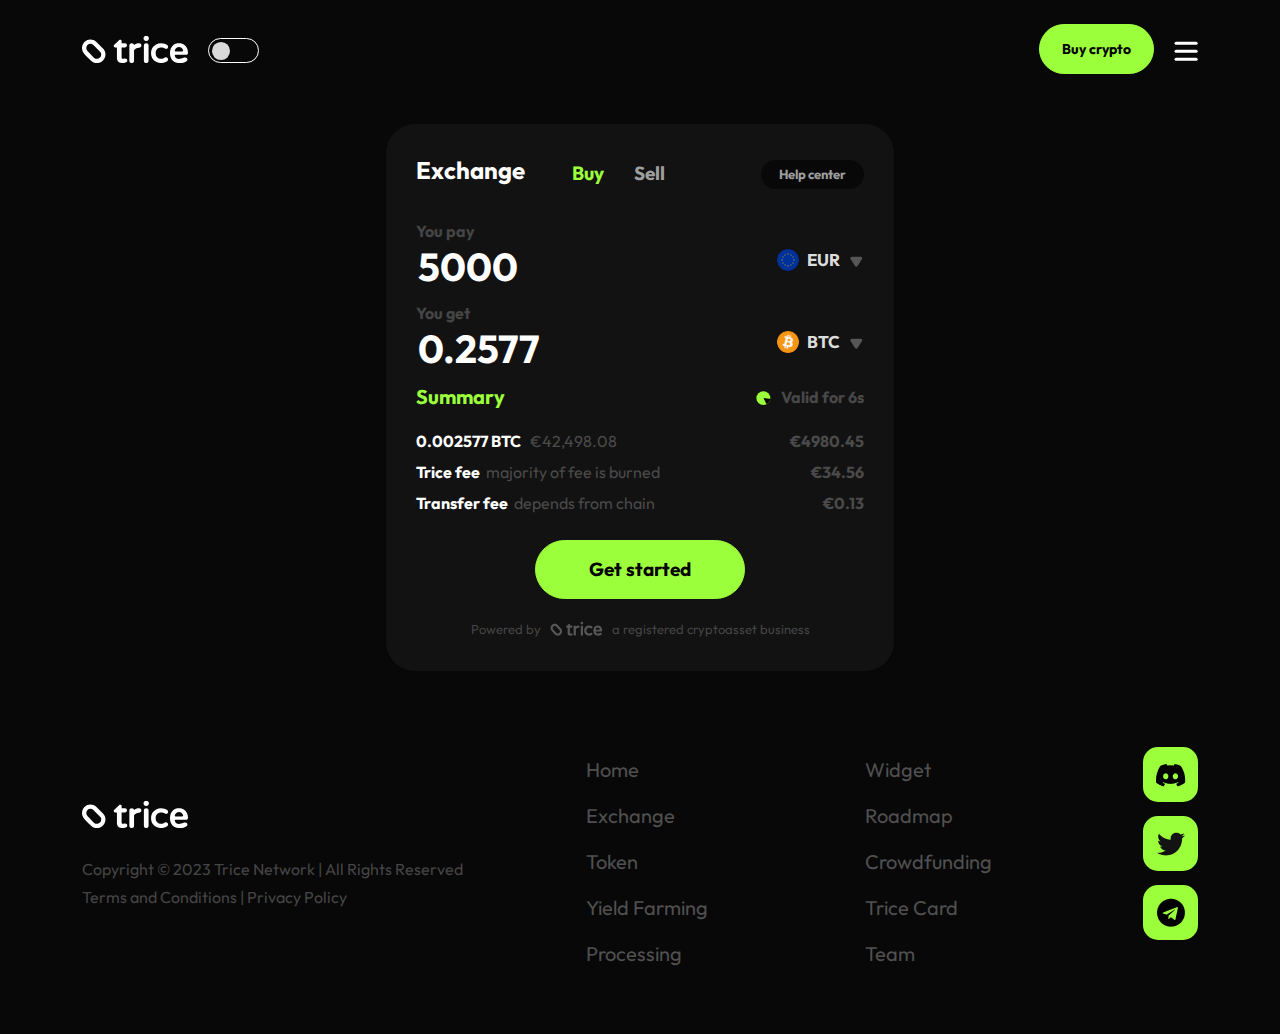
<file: progress-exchange.html>
<!DOCTYPE html>
<html class="dark" lang="en">
  <head>
    <meta charset="UTF-8" />
    <meta http-equiv="X-UA-Compatible" content="IE=edge" />
    <meta name="viewport" content="width=device-width, initial-scale=1.0" />
    <title>Document</title>

    <!-- css-start -->
    <link rel="stylesheet" href="assets/css/bootstrap.min.css" />
    <link rel="stylesheet" href="assets/css/swiper.min.css" />
    <link rel="stylesheet" href="assets/css/animate.min.css" />
    <link rel="stylesheet" href="assets/css/fontAwesome5Pro.css" />
    <link rel="stylesheet" href="assets/css/style.css" />
    <link rel="stylesheet" href="assets/css/responsive.css" />
    <!-- css-start-end -->
  </head>
  <body class="">
    <!-- overlay -->
    <div class="overlay"></div>
    <!-- overlay-end -->

    <!-- offcanvas-menu -->
    <div class="offcanvas-wrapper">
      <div class="offcanvas-head d-flex align-items-center justify-content-end">
        <button class="offcanvas-close">
          <svg
            width="18"
            height="18"
            viewBox="0 0 18 18"
            fill="none"
            xmlns="http://www.w3.org/2000/svg"
          >
            <path
              d="M1.87135 1.87132L15.614 15.614M1.87135 15.614L15.614 1.87132"
              stroke="#454545"
              stroke-width="3"
              stroke-linecap="round"
              stroke-linejoin="round"
            />
          </svg>
        </button>
      </div>
      <div class="offcanvas-menu">
        <ul>
          <li><a href="" class="active">Home</a></li>
          <li><a href="">Exchange</a></li>
          <li><a href="">Token</a></li>
          <li><a href="">Yield Farming</a></li>
          <li><a href="">Processing</a></li>
          <li><a href="">Widget</a></li>
          <li><a href="">Roadmap</a></li>
          <li><a href="">Crowdfunding</a></li>
          <li><a href="">Trice Card</a></li>
          <li><a href="">Team Contact</a></li>
        </ul>
      </div>
    </div>
    <!-- offcanvas-menu-end -->

    <!-- header-start -->
    <header class="header">
      <div class="container">
        <div class="d-flex align-items-center justify-content-between">
          <!-- header-left -->
          <div class="header-left d-flex align-items-center">
            <!-- header-logo -->
            <div class="header-logo">
              <a href="index.html">
                <img class="logo-dark" src="assets/img/logo.svg" alt="" />
                <img class="logo-light" src="assets/img/logo-dark.svg" alt="" />
              </a>
            </div>
            <!-- header-logo-end -->

            <!-- header-theme -->
            <div class="header-theme">
              <div class="switch">
                <input type="checkbox" id="theme-mode" />
                <label for="theme-mode">
                  <span class="ind"></span>
                </label>
              </div>
            </div>
            <!-- header-theme-end -->
          </div>
          <!-- header-left-end -->

          <!-- header-right -->
          <div class="header-right d-flex align-items-center">
            <a href="" class="btn btn-primary">Buy crypto</a>
            <button type="button" class="bg-transparent menu-bar p-0 border-0">
              <svg
                width="24"
                height="20"
                viewBox="0 0 24 20"
                fill="none"
                xmlns="http://www.w3.org/2000/svg"
              >
                <rect
                  x="0.584229"
                  y="0.674316"
                  width="23.068"
                  height="3.00887"
                  rx="1.50444"
                  fill="white"
                />
                <rect
                  x="0.584259"
                  y="8.69775"
                  width="23.068"
                  height="3.00887"
                  rx="1.50444"
                  fill="white"
                />
                <rect
                  x="0.584259"
                  y="16.7212"
                  width="23.068"
                  height="3.00887"
                  rx="1.50444"
                  fill="white"
                />
              </svg>
            </button>
          </div>
          <!-- header-right-end -->
        </div>
      </div>
    </header>
    <!-- header-start-end -->

    <!-- main -->
    <main>
      <!-- px-section -->
      <section class="px-section py-4">
        <div class="container">
          <div class="px-section__inner d-flex justify-content-center">
            <!-- hero-exchange -->
            <div class="hero-exchange wow fadeInUp" data-wow-delay="0.1s">
              <form id="msform" class="exchange-box all-step-content">
                <!-- exchange-item 1 -->
                <fieldset class="step active">
                  <div class="exchange-item step-item d-block">
                    <!-- exchange-header -->
                    <div class="exchange-item-header">
                      <h4>Exchange</h4>
                      <ul>
                        <li><a class="active" href="">Buy</a></li>
                        <li><a href="">Sell</a></li>
                      </ul>
                      <a href="" class="help-center">Help center</a>
                    </div>
                    <!-- exchange-header-end -->

                    <!-- exchange-calc -->
                    <div class="exchange-calc">
                      <div class="exchange-calc-box">
                        <!-- exchange-calc-input -->
                        <div class="exchange-calc-input">
                          <label for="">You pay</label>
                          <input type="text" value="5000" />
                        </div>
                        <!-- exchange-calc-input-emd -->

                        <!-- exchange-calc-select -->
                        <div class="exchange-clac-select">
                          <div class="exchange-selected">
                            <img src="assets/img/cripto-icons/eur.svg" alt="" />
                            <span class="text">EUR</span>
                          </div>
                          <div class="exchange-select-optLists">
                            <div class="exchange-select-header mb-4">
                              <h4 class="mb-0">Select asset</h4>
                              <button
                                type="button"
                                class="bg-transparent border-0 p-0 select-close"
                              >
                                <img src="assets/img/icons/times.svg" alt="" />
                              </button>
                            </div>
                            <div class="s-box">
                              <input type="text" placeholder="Find asset" />
                              <span class="icon"
                                ><img src="assets/img/icons/search.svg" alt=""
                              /></span>
                            </div>

                            <ul>
                              <li>
                                <span class="icon"
                                  ><img
                                    src="assets/img/cripto-icons/btc.svg"
                                    alt=""
                                /></span>
                                <span class="text"
                                  >BTC <small>Bitcoin</small></span
                                >
                              </li>
                              <li>
                                <span class="icon"
                                  ><img
                                    src="assets/img/cripto-icons/btc.svg"
                                    alt=""
                                /></span>
                                <span class="text"
                                  >BTC <small>Bitcoin</small></span
                                >
                              </li>
                              <li>
                                <span class="icon"
                                  ><img
                                    src="assets/img/cripto-icons/btc.svg"
                                    alt=""
                                /></span>
                                <span class="text"
                                  >BTC <small>Bitcoin</small></span
                                >
                              </li>
                              <li>
                                <span class="icon"
                                  ><img
                                    src="assets/img/cripto-icons/btc.svg"
                                    alt=""
                                /></span>
                                <span class="text"
                                  >BTC <small>Bitcoin</small></span
                                >
                              </li>
                              <li>
                                <span class="icon"
                                  ><img
                                    src="assets/img/cripto-icons/btc.svg"
                                    alt=""
                                /></span>
                                <span class="text"
                                  >BTC <small>Bitcoin</small></span
                                >
                              </li>
                              <li>
                                <span class="icon"
                                  ><img
                                    src="assets/img/cripto-icons/btc.svg"
                                    alt=""
                                /></span>
                                <span class="text"
                                  >BTC <small>Bitcoin</small></span
                                >
                              </li>
                              <li>
                                <span class="icon"
                                  ><img
                                    src="assets/img/cripto-icons/btc.svg"
                                    alt=""
                                /></span>
                                <span class="text"
                                  >BTC <small>Bitcoin</small></span
                                >
                              </li>
                              <li>
                                <span class="icon"
                                  ><img
                                    src="assets/img/cripto-icons/btc.svg"
                                    alt=""
                                /></span>
                                <span class="text"
                                  >BTC <small>Bitcoin</small></span
                                >
                              </li>
                            </ul>
                          </div>
                        </div>
                        <!-- exchange-calc-select-end -->
                      </div>
                      <div class="exchange-calc-box">
                        <!-- exchange-calc-input -->
                        <div class="exchange-calc-input">
                          <label for="">You get</label>
                          <input type="text" value="0.2577" />
                        </div>
                        <!-- exchange-calc-input-emd -->

                        <!-- exchange-calc-select -->
                        <div class="exchange-clac-select">
                          <div class="exchange-selected">
                            <img src="assets/img/cripto-icons/btc.svg" alt="" />
                            <span class="text">BTC</span>
                          </div>
                          <div class="exchange-select-optLists">
                            <div class="exchange-select-header mb-4">
                              <h4 class="mb-0">Select asset</h4>
                              <button
                                type="button"
                                class="bg-transparent border-0 p-0 select-close"
                              >
                                <img src="assets/img/icons/times.svg" alt="" />
                              </button>
                            </div>
                            <div class="s-box">
                              <input type="text" placeholder="Find asset" />
                              <span class="icon"
                                ><img src="assets/img/icons/search.svg" alt=""
                              /></span>
                            </div>

                            <ul>
                              <li>
                                <span class="icon"
                                  ><img
                                    src="assets/img/cripto-icons/btc.svg"
                                    alt=""
                                /></span>
                                <span class="text"
                                  >BTC <small>Bitcoin</small></span
                                >
                              </li>
                              <li>
                                <span class="icon"
                                  ><img
                                    src="assets/img/cripto-icons/btc.svg"
                                    alt=""
                                /></span>
                                <span class="text"
                                  >BTC <small>Bitcoin</small></span
                                >
                              </li>
                              <li>
                                <span class="icon"
                                  ><img
                                    src="assets/img/cripto-icons/btc.svg"
                                    alt=""
                                /></span>
                                <span class="text"
                                  >BTC <small>Bitcoin</small></span
                                >
                              </li>
                              <li>
                                <span class="icon"
                                  ><img
                                    src="assets/img/cripto-icons/btc.svg"
                                    alt=""
                                /></span>
                                <span class="text"
                                  >BTC <small>Bitcoin</small></span
                                >
                              </li>
                              <li>
                                <span class="icon"
                                  ><img
                                    src="assets/img/cripto-icons/btc.svg"
                                    alt=""
                                /></span>
                                <span class="text"
                                  >BTC <small>Bitcoin</small></span
                                >
                              </li>
                              <li>
                                <span class="icon"
                                  ><img
                                    src="assets/img/cripto-icons/btc.svg"
                                    alt=""
                                /></span>
                                <span class="text"
                                  >BTC <small>Bitcoin</small></span
                                >
                              </li>
                              <li>
                                <span class="icon"
                                  ><img
                                    src="assets/img/cripto-icons/btc.svg"
                                    alt=""
                                /></span>
                                <span class="text"
                                  >BTC <small>Bitcoin</small></span
                                >
                              </li>
                              <li>
                                <span class="icon"
                                  ><img
                                    src="assets/img/cripto-icons/btc.svg"
                                    alt=""
                                /></span>
                                <span class="text"
                                  >BTC <small>Bitcoin</small></span
                                >
                              </li>
                            </ul>
                          </div>
                        </div>
                        <!-- exchange-calc-select-end -->
                      </div>
                    </div>
                    <!-- exchange-calc-end -->

                    <!-- exchange-summery -->
                    <div class="exchange-summery">
                      <div class="summery-header">
                        <h5>Summary</h5>
                        <div class="summery-valid-timer">
                          <span
                            ><img src="assets/img/icons/valid-icon.svg" alt=""
                          /></span>
                          <span class="fw-bold">Valid for 6s</span>
                        </div>
                      </div>
                      <ul>
                        <li>
                          <span
                            ><strong class="text-white">0.002577 BTC</strong>
                            &nbsp; €42,498.08</span
                          >
                          <span>€4980.45</span>
                        </li>
                        <li>
                          <span
                            ><strong class="text-white">Trice fee</strong>&nbsp;
                            majority of fee is burned</span
                          >
                          <span>€34.56</span>
                        </li>
                        <li>
                          <span
                            ><strong class="text-white">Transfer fee</strong
                            >&nbsp; depends from chain</span
                          >
                          <span>€0.13</span>
                        </li>
                      </ul>
                      <div class="text-center">
                        <button
                          type="button"
                          class="btn btn--min-width btn-primary step-next step-progress-next"
                        >
                          Get started
                        </button>
                      </div>
                    </div>
                    <!-- exchange-summery-end -->

                    <div class="exchnage-footer">
                      <p>
                        Powered by
                        <img src="assets/img/icons/ex-footer.png" alt="" /> a
                        registered cryptoasset business
                      </p>
                    </div>
                  </div>
                </fieldset>
                <!-- exchange-item-end--1 -->

                <!-- exchange-item--2 -->
                <fieldset class="step">
                  <div class="exchange-item step-item">
                    <div class="exchange-item-inner">
                      <!-- step-from-body -->
                      <div
                        class="step-body d-flex align-items-center justify-content-center flex-grow-1"
                      >
                        <div class="step-email">
                          <div class="step-email-header text-center">
                            <img
                              src="assets/img/icons/message-green.png"
                              class="email-message-img"
                              alt=""
                            />
                            <h5>What is your email address?</h5>
                          </div>

                          <div class="step-inputs">
                            <input
                              type="text"
                              class="form-control"
                              placeholder="Type your email address"
                            />

                            <div class="site-check mb-2">
                              <input type="checkbox" id="check-1" />
                              <label for="check-1">
                                <span class="ind"></span>
                                <span class="text"
                                  >I have read and agree to Ramp's Terms of
                                  Service and Privacy Policy</span
                                >
                              </label>
                            </div>

                            <div class="site-check">
                              <input type="checkbox" id="check-2" />
                              <label for="check-2">
                                <span class="ind"></span>
                                <span class="text"
                                  >Sign me up to receive news, offers, and tips
                                  from Trice and its partners
                                </span>
                              </label>
                            </div>
                          </div>
                        </div>
                      </div>
                      <!-- step-from-body-end -->

                      <!-- step-bottom -->
                      <div class="step-bottom">
                        <button
                          type="button"
                          class="btn btn-step step-prev step-progress-prev"
                        >
                          <span><i class="fas fa-long-arrow-left"></i></span>
                          Back
                        </button>
                        <button
                          type="button"
                          class="btn btn-step step-next step-progress-next"
                        >
                          CONFIRM & PROCEED
                          <span><i class="fas fa-long-arrow-right"></i></span>
                        </button>
                      </div>
                      <!-- step-bottom-end -->
                    </div>
                  </div>
                </fieldset>
                <!-- exchange-item-end--2 -->

                <!-- exchange-item--3 -->
                <fieldset class="step">
                  <div class="exchange-item step-item">
                    <div class="exchange-item-inner">
                      <!-- step-from-body -->
                      <div
                        class="step-body d-flex align-items-center justify-content-center flex-grow-1"
                      >
                        <div class="step-email">
                          <div class="step-email-header text-center">
                            <img
                              src="assets/img/icons/message-green.png"
                              class="email-message-img"
                              alt=""
                            />
                            <h5 class="mb-1">Confirm your email address</h5>
                            <p>
                              We’ve sent a confirmation code to test@gmail.com
                            </p>
                          </div>

                          <div class="step-otp step-inputs">
                            <div
                              method="get"
                              class="digit-group d-flex align-items-center justify-content-between"
                              data-group-name="digits"
                              data-autosubmit="false"
                              autocomplete="off"
                            >
                              <input
                                type="text"
                                id="digit-1"
                                class="form-control"
                                name="digit-1"
                                data-next="digit-2"
                              />
                              <input
                                type="text"
                                id="digit-2"
                                class="form-control"
                                name="digit-2"
                                data-next="digit-3"
                                data-previous="digit-1"
                              />
                              <input
                                type="text"
                                id="digit-3"
                                class="form-control"
                                name="digit-3"
                                data-next="digit-4"
                                data-previous="digit-2"
                              />
                              <input
                                type="text"
                                id="digit-4"
                                class="form-control"
                                name="digit-4"
                                data-next="digit-5"
                                data-previous="digit-3"
                              />
                              <input
                                type="text"
                                id="digit-5"
                                class="form-control"
                                name="digit-5"
                                data-next="digit-6"
                                data-previous="digit-4"
                              />
                              <input
                                type="text"
                                id="digit-6"
                                class="form-control"
                                name="digit-6"
                                data-next="digit-7"
                                data-previous="digit-5"
                              />
                            </div>
                            <p class="small">
                              Didn't receive your confirmation code?
                              <a href="" class="text-primary"
                                >Click here to resend.</a
                              >
                            </p>
                          </div>
                        </div>
                      </div>
                      <!-- step-from-body-end -->

                      <!-- step-bottom -->
                      <div class="step-bottom">
                        <button
                          type="button"
                          class="btn btn-step step-prev step-progress-prev"
                        >
                          <span><i class="fas fa-long-arrow-left"></i></span>
                          Back
                        </button>
                        <button
                          type="button"
                          class="btn btn-step step-next step-progress-next"
                        >
                          CONFIRM & PROCEED
                          <span><i class="fas fa-long-arrow-right"></i></span>
                        </button>
                      </div>
                      <!-- step-bottom-end -->
                    </div>
                  </div>
                </fieldset>
                <!-- exchange-item-end--3 -->

                <!-- exchange-item--4 -->
                <fieldset class="step">
                  <div class="exchange-item step-item">
                    <div class="exchange-item-inner">
                      <!-- step-from-body -->
                      <div
                        class="step-body d-flex align-items-start flex-column justify-content-start flex-grow-1"
                      >
                        <div
                          class="step-header d-flex align-items-center gap-3 mb-4 w-100"
                        >
                          <p class="mb-0 small">Step 1 of 3</p>
                          <div class="step-progress">
                            <div class="step-progress-bar"></div>
                          </div>
                        </div>

                        <div class="step-email w-100">
                          <h6 class="mb-3 fw-normal">
                            Enter your Bitcoin wallet address
                          </h6>
                          <div class="step-inputs">
                            <input
                              type="text"
                              class="form-control"
                              placeholder="Add your Bitcoin wallet address or doman here"
                              name=""
                              id=""
                            />
                          </div>
                        </div>
                      </div>
                      <!-- step-from-body-end -->

                      <!-- step-bottom -->
                      <div class="step-bottom">
                        <button
                          type="button"
                          class="btn btn-step step-prev step-progress-prev"
                        >
                          <span><i class="fas fa-long-arrow-left"></i></span>
                          Back
                        </button>
                        <button
                          type="button"
                          class="btn btn-step step-next step-progress-next"
                        >
                          CONFIRM & PROCEED
                          <span><i class="fas fa-long-arrow-right"></i></span>
                        </button>
                      </div>
                      <!-- step-bottom-end -->
                    </div>
                  </div>
                </fieldset>
                <!-- exchange-item-end--4 -->

                <!-- exchange-item--5 -->
                <fieldset class="step">
                  <div class="exchange-item step-item">
                    <div class="exchange-item-inner">
                      <!-- step-from-body -->
                      <div
                        class="step-body d-flex align-items-start flex-column justify-content-start flex-grow-1"
                      >
                        <div
                          class="step-header d-flex align-items-center gap-3 mb-4 w-100"
                        >
                          <p class="mb-0 small">Step 2 of 3</p>
                          <div class="step-progress">
                            <div class="step-progress-bar w-75"></div>
                          </div>
                        </div>

                        <div class="step-email w-100">
                          <h6 class="mb-3 fw-normal">
                            Enter your Bitcoin wallet address
                          </h6>
                          <div class="payment-methods">
                            <!-- single-payment -->
                            <div class="payment-single">
                              <input
                                type="radio"
                                id="payment-1"
                                name="payment"
                              />
                              <label for="payment-1">
                                <span class="payment-icon">
                                  <img
                                    src="assets/img/icons/bank-1.png"
                                    alt=""
                                  />
                                </span>
                                <div class="payment-info">
                                  <h6 class="mb-1 fw-normal">
                                    Easy bank transfer with Revolut
                                  </h6>
                                  <p class="small mb-0">Instant</p>
                                </div>
                              </label>
                            </div>
                            <!-- single-payment-end -->
                            <!-- single-payment -->
                            <div class="payment-single">
                              <input
                                type="radio"
                                id="payment-2"
                                name="payment"
                              />
                              <label for="payment-2">
                                <span class="payment-icon">
                                  <img
                                    src="assets/img/icons/bank-2.png"
                                    alt=""
                                  />
                                </span>
                                <div class="payment-info">
                                  <h6 class="mb-1 fw-normal">
                                    Manual bank transfer
                                  </h6>
                                  <p class="small mb-0">
                                    Up to two business days
                                  </p>
                                </div>
                              </label>
                            </div>
                            <!-- single-payment-end -->
                            <!-- single-payment -->
                            <div class="payment-single">
                              <input
                                type="radio"
                                id="payment-3"
                                name="payment"
                              />
                              <label for="payment-3">
                                <span class="payment-icon">
                                  <img
                                    src="assets/img/icons/credit.png"
                                    alt=""
                                  />
                                </span>
                                <div class="payment-info">
                                  <h6 class="mb-1 fw-normal">Card</h6>
                                  <p class="small mb-0">Takes minutes</p>
                                </div>
                              </label>
                            </div>
                            <!-- single-payment-end -->
                            <!-- single-payment -->
                            <div class="payment-single">
                              <input
                                type="radio"
                                id="payment-4"
                                name="payment"
                              />
                              <label for="payment-4">
                                <span class="payment-icon">
                                  <img
                                    src="assets/img/icons/google-pay.png"
                                    alt=""
                                  />
                                </span>
                                <div class="payment-info">
                                  <h6 class="mb-1 fw-normal">Google Pay</h6>
                                  <p class="small mb-0">Takes minutes</p>
                                </div>
                              </label>
                            </div>
                            <!-- single-payment-end -->
                          </div>
                        </div>
                      </div>
                      <!-- step-from-body-end -->

                      <!-- step-bottom -->
                      <div class="step-bottom">
                        <button
                          type="button"
                          class="btn btn-step step-progress-prev"
                        >
                          <span><i class="fas fa-long-arrow-left"></i></span>
                          Back
                        </button>
                        <button
                          type="button"
                          class="btn btn-step step-progress-next"
                        >
                          CONFIRM & PROCEED
                          <span><i class="fas fa-long-arrow-right"></i></span>
                        </button>
                      </div>
                      <!-- step-bottom-end -->
                    </div>
                  </div>
                </fieldset>
                <!-- exchange-item-end--5 -->

                <!-- exchange-item--6 -->
                <fieldset class="step">
                  <div class="exchange-item step-item">
                    <div class="exchange-item-inner">
                      <!-- step-from-body -->
                      <div
                        class="step-body d-flex align-items-start flex-column justify-content-start flex-grow-1"
                      >
                        <div
                          class="step-header d-flex align-items-center gap-3 mb-4 w-100"
                        >
                          <p class="mb-0 small">Step 3 of 3</p>
                          <div class="step-progress">
                            <div class="step-progress-bar w-100"></div>
                          </div>
                        </div>

                        <div class="step-email w-100">
                          <div class="mb-4">
                            <h6 class="mb-2 fw-normal">
                              Enter your Bitcoin wallet address
                            </h6>
                            <div class="step-inputs position-relative">
                              <input
                                type="text"
                                class="form-control pe-5"
                                placeholder="bc1qxy2kgdygjrsqtzq2n0yrf2493p83kkfjhx0wlh"
                                name=""
                                id=""
                              />
                              <button
                                class="position-absolute end-0 translate-middle top-50 lh-1 bg-transparent border-0"
                              >
                                <img src="assets/img/icons/edit.png" alt="" />
                              </button>
                            </div>
                          </div>

                          <div class="mb-4">
                            <h6 class="mb-2 fw-normal">
                              Chosen payment method is
                              <span class="text-primary"
                                >Manual bank transfer</span
                              >
                            </h6>
                            <div class="step-inputs position-relative">
                              <input
                                type="text"
                                class="form-control pe-5"
                                placeholder="Any EUR account"
                                name=""
                                id=""
                              />
                              <button
                                class="position-absolute end-0 translate-middle top-50 lh-1 bg-transparent border-0"
                              >
                                <img src="assets/img/icons/edit.png" alt="" />
                              </button>
                            </div>
                          </div>
                        </div>
                      </div>
                      <!-- step-from-body-end -->

                      <!-- step-bottom -->
                      <div class="step-bottom">
                        <button
                          type="button"
                          class="btn btn-step step-progress-prev"
                        >
                          <span><i class="fas fa-long-arrow-left"></i></span>
                          Back
                        </button>
                        <button type="button" class="btn btn-step">
                          CONFIRM & PROCEED
                          <span><i class="fas fa-long-arrow-right"></i></span>
                        </button>
                      </div>
                      <!-- step-bottom-end -->
                    </div>
                  </div>
                </fieldset>
                <!-- exchange-item-end--6 -->
              </form>
            </div>
            <!-- hero-exchange-end -->
          </div>
        </div>
      </section>
      <!-- px-section-end -->
    </main>
    <!-- main-end -->

    <!-- footer-start -->
    <footer class="footer">
      <div class="container">
        <div class="footer-wrapper">
          <div class="footer-content">
            <a href="index.html" class="d-block"
              ><img src="assets/img/logo.svg" alt=""
            /></a>
            <p class="d-none d-lg-block">
              Copyright © 2023 Trice Network | All Rights Reserved Terms and
              Conditions | Privacy Policy
            </p>
          </div>

          <div class="footer-right">
            <div class="footer-widgets">
              <div class="footer-widget">
                <ul>
                  <li><a href="">Home</a></li>
                  <li><a href="">Exchange</a></li>
                  <li><a href="">Token</a></li>
                  <li><a href="">Yield Farming</a></li>
                  <li><a href="">Processing</a></li>
                </ul>
              </div>

              <div class="footer-widget">
                <ul>
                  <li><a href="">Widget</a></li>
                  <li><a href="">Roadmap</a></li>
                  <li><a href="">Crowdfunding</a></li>
                  <li><a href="">Trice Card</a></li>
                  <li><a href="">Team</a></li>
                </ul>
              </div>
            </div>

            <div class="footer-social">
              <a href=""><img src="assets/img/social/discord.png" alt="" /></a>
              <a href=""><img src="assets/img/social/Twitter.png" alt="" /></a>
              <a href=""><img src="assets/img/social/teligram.png" alt="" /></a>
            </div>
          </div>

          <div class="w-100 d-lg-none">
            <p class="w-100 mb-0 text-center">
              Copyright © 2023 Trice Network | All Rights Reserved Terms and
              Conditions | Privacy Policy
            </p>
          </div>
        </div>
      </div>
    </footer>
    <!-- footer-start-end -->

    <!-- scripts -->
    <script src="assets/js/bootstrap.bundle.min.js"></script>
    <script src="assets/js/jquery-3.6.0.min.js"></script>
    <script src="assets/js/waypoints.min.js"></script>
    <script src="assets/js/wow.min.js"></script>
    <script src="assets/js/swiper-bundle.min.js"></script>
    <script src="assets/js/scripts.js"></script>
  </body>
</html>
</file>
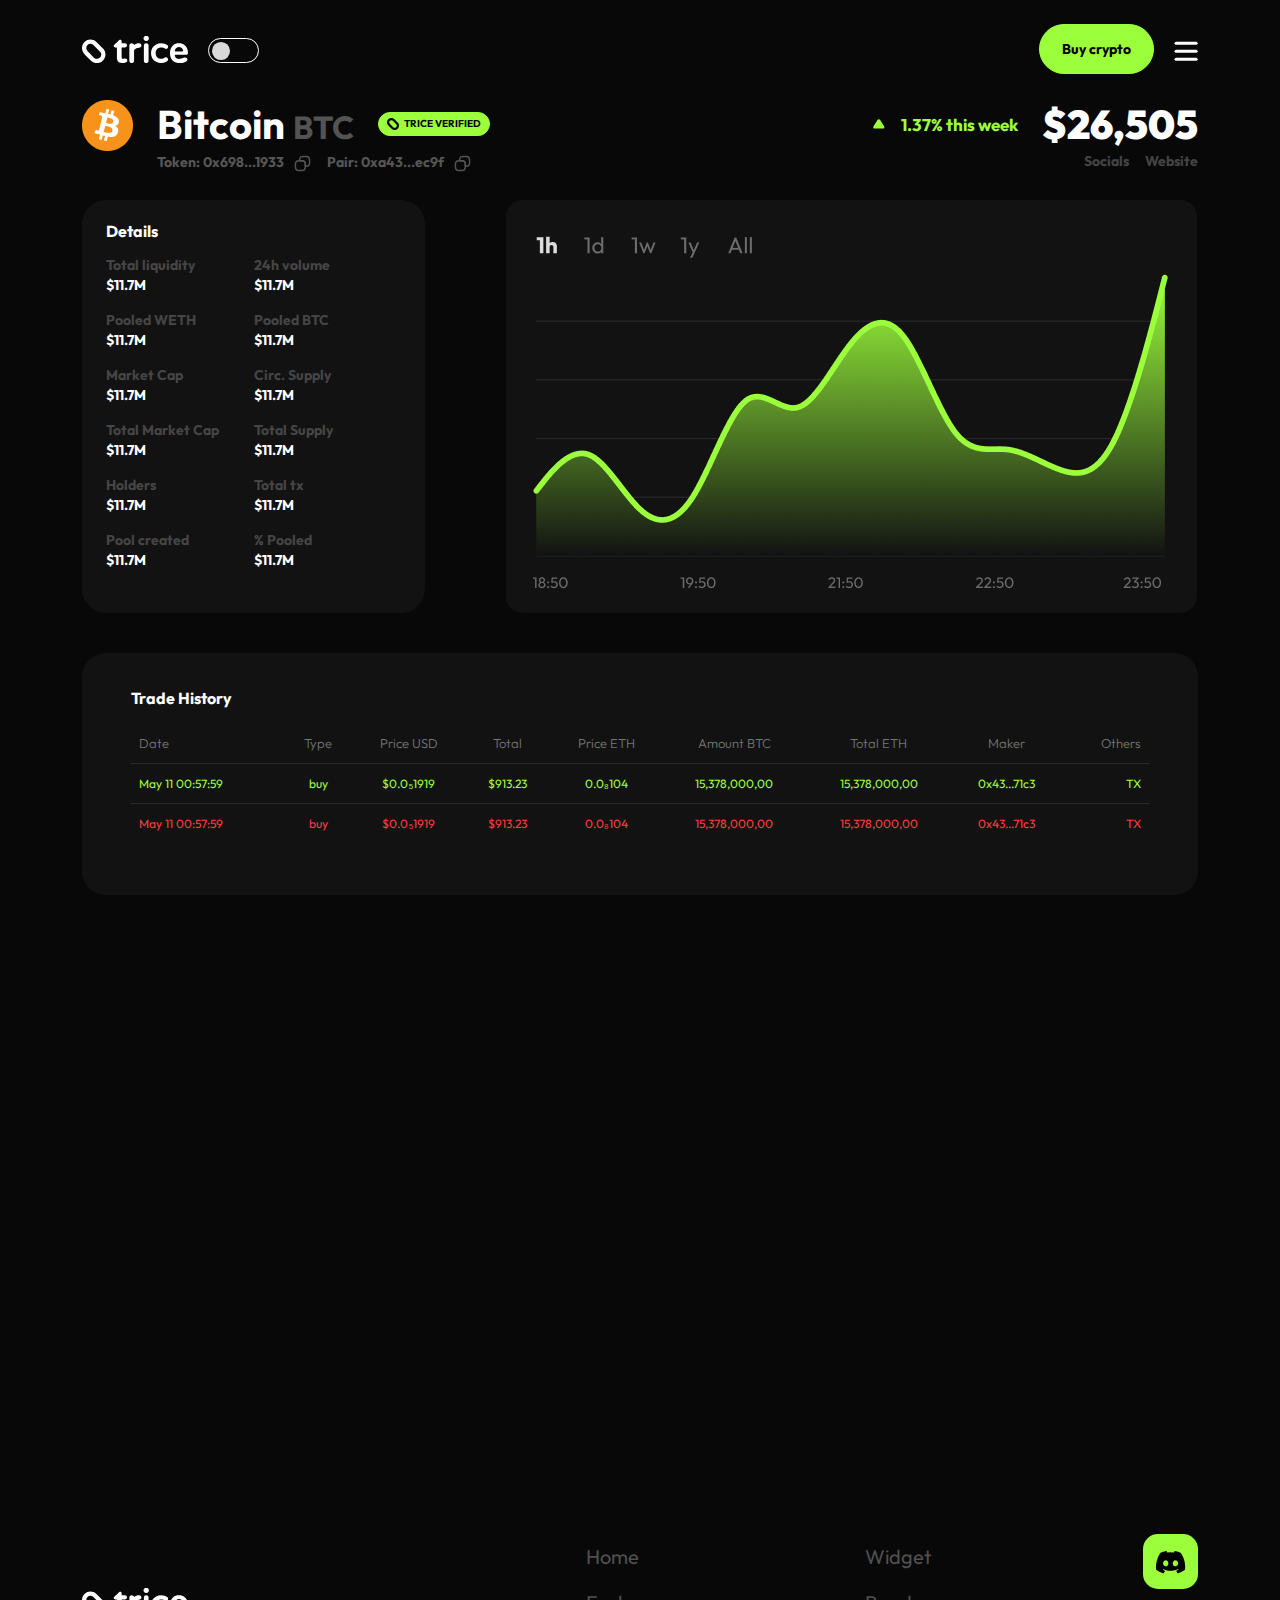
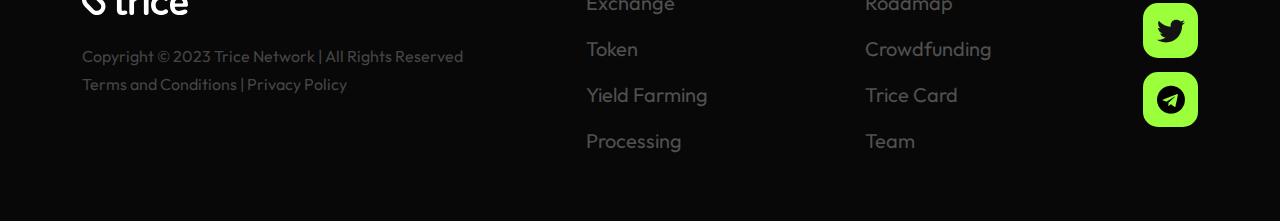
<file: subpage.html>
<!DOCTYPE html>
<html class="dark" lang="en">
  <head>
    <meta charset="UTF-8" />
    <meta http-equiv="X-UA-Compatible" content="IE=edge" />
    <meta name="viewport" content="width=device-width, initial-scale=1.0" />
    <title>Document</title>

    <!-- css-start -->
    <link rel="stylesheet" href="assets/css/bootstrap.min.css" />
    <link rel="stylesheet" href="assets/css/swiper.min.css" />
    <link rel="stylesheet" href="assets/css/animate.min.css" />
    <link rel="stylesheet" href="assets/css/fontAwesome5Pro.css" />
    <link rel="stylesheet" href="assets/css/style.css" />
    <link rel="stylesheet" href="assets/css/responsive.css" />
    <!-- css-start-end -->
  </head>
  <body class="">
    <!-- overlay -->
    <div class="overlay"></div>
    <!-- overlay-end -->

    <!-- offcanvas-menu -->
    <div class="offcanvas-wrapper">
      <div class="offcanvas-head d-flex align-items-center justify-content-end">
        <button class="offcanvas-close">
          <svg
            width="18"
            height="18"
            viewBox="0 0 18 18"
            fill="none"
            xmlns="http://www.w3.org/2000/svg"
          >
            <path
              d="M1.87135 1.87132L15.614 15.614M1.87135 15.614L15.614 1.87132"
              stroke="#454545"
              stroke-width="3"
              stroke-linecap="round"
              stroke-linejoin="round"
            />
          </svg>
        </button>
      </div>
      <div class="offcanvas-menu">
        <ul>
          <li><a href="" class="active">Home</a></li>
          <li><a href="">Exchange</a></li>
          <li><a href="">Token</a></li>
          <li><a href="">Yield Farming</a></li>
          <li><a href="">Processing</a></li>
          <li><a href="">Widget</a></li>
          <li><a href="">Roadmap</a></li>
          <li><a href="">Crowdfunding</a></li>
          <li><a href="">Trice Card</a></li>
          <li><a href="">Team Contact</a></li>
        </ul>
      </div>
    </div>
    <!-- offcanvas-menu-end -->

    <!-- header-start -->
    <header class="header">
      <div class="container">
        <div class="d-flex align-items-center justify-content-between">
          <!-- header-left -->
          <div class="header-left d-flex align-items-center">
            <!-- header-logo -->
            <div class="header-logo">
              <a href="index.html">
                <img class="logo-dark" src="assets/img/logo.svg" alt="" />
                <img class="logo-light" src="assets/img/logo-dark.svg" alt="" />
              </a>
            </div>
            <!-- header-logo-end -->

            <!-- header-theme -->
            <div class="header-theme">
              <div class="switch">
                <input type="checkbox" id="theme-mode" />
                <label for="theme-mode">
                  <span class="ind"></span>
                </label>
              </div>
            </div>
            <!-- header-theme-end -->
          </div>
          <!-- header-left-end -->

          <!-- header-right -->
          <div class="header-right d-flex align-items-center">
            <a href="" class="btn btn-primary">Buy crypto</a>
            <button type="button" class="bg-transparent menu-bar p-0 border-0">
              <svg
                width="24"
                height="20"
                viewBox="0 0 24 20"
                fill="none"
                xmlns="http://www.w3.org/2000/svg"
              >
                <rect
                  x="0.584229"
                  y="0.674316"
                  width="23.068"
                  height="3.00887"
                  rx="1.50444"
                  fill="white"
                />
                <rect
                  x="0.584259"
                  y="8.69775"
                  width="23.068"
                  height="3.00887"
                  rx="1.50444"
                  fill="white"
                />
                <rect
                  x="0.584259"
                  y="16.7212"
                  width="23.068"
                  height="3.00887"
                  rx="1.50444"
                  fill="white"
                />
              </svg>
            </button>
          </div>
          <!-- header-right-end -->
        </div>
      </div>
    </header>
    <!-- header-start-end -->

    <!-- main -->
    <main>
      <!-- section-btc -->
      <section class="btc">
        <div class="container">
          <div class="row">
            <div class="col-lg-6 wow fadeInUp">
              <div class="btc-header mb-3 mb-lg-0">
                <div class="d-flex align-items-start gap-2 gap-lg-4">
                  <div class="btc-icon">
                    <img src="assets/img/btc-large.png" alt="" />
                  </div>
                  <div class="btc-content">
                    <div class="d-flex align-items-center gap-4">
                      <h2 class="fs-1 mb-0">Bitcoin <small>BTC</small></h2>
                      <a
                        href=""
                        class="btn btn-small btn-primary btn-icon d-none d-lg-flex"
                      >
                        <span>
                          <svg
                            width="12"
                            height="12"
                            viewBox="0 0 12 12"
                            fill="none"
                            xmlns="http://www.w3.org/2000/svg"
                          >
                            <path
                              d="M10.7169 10.6751C9.19238 12.1958 6.76219 12.4367 5.07162 11.2172C5.02634 11.1871 4.96596 11.1419 4.93577 11.1118C3.83388 10.0127 2.74709 8.89847 1.64521 7.81441C0.739545 6.91102 0.0753939 5.79684 -7.7791e-05 4.51704C-0.0453608 3.29747 0.407469 2.10801 1.26785 1.26485C2.86785 -0.331136 5.41879 -0.421475 7.10936 1.02394C7.21502 1.06911 7.30558 1.1444 7.39615 1.23474L11.1094 4.95368C11.1094 4.95368 11.1848 5.05908 11.215 5.08919C12.4226 6.79057 12.2112 9.18455 10.7169 10.6751ZM5.82634 2.80061C4.99615 1.9725 3.63766 1.95745 2.80747 2.80061C1.97728 3.64377 1.97728 4.99885 2.80747 5.82696C3.12445 6.14314 5.87162 8.97376 6.39992 9.51579C7.21502 10.0578 8.42256 9.90726 9.17728 9.15443C9.9169 8.41667 10.0528 7.27238 9.49426 6.42921L5.82634 2.80061Z"
                              fill="black"
                            />
                          </svg>
                        </span>
                        TRICE VERIFIED
                      </a>
                    </div>
                    <div
                      class="d-flex align-items-center gap-3 d-none d-lg-flex"
                    >
                      <div class="btc-token">
                        Token: 0x698...1933
                        <button
                          type="button"
                          class="bg-transparent border-0 p-0"
                        >
                          <svg
                            width="17"
                            height="17"
                            viewBox="0 0 17 17"
                            fill="none"
                            xmlns="http://www.w3.org/2000/svg"
                          >
                            <g clip-path="url(#clip0_528_2125)">
                              <path
                                d="M11.3334 9.13734V12.1123C11.3334 14.5915 10.3417 15.5832 7.86258 15.5832H4.88758C2.40841 15.5832 1.41675 14.5915 1.41675 12.1123V9.13734C1.41675 6.65817 2.40841 5.6665 4.88758 5.6665H7.86258C10.3417 5.6665 11.3334 6.65817 11.3334 9.13734Z"
                                stroke="#535353"
                                stroke-width="1.5"
                                stroke-linecap="round"
                                stroke-linejoin="round"
                              />
                              <path
                                d="M15.5834 4.88734V7.86234C15.5834 10.3415 14.5917 11.3332 12.1126 11.3332H11.3334V9.13734C11.3334 6.65817 10.3417 5.6665 7.86258 5.6665H5.66675V4.88734C5.66675 2.40817 6.65841 1.4165 9.13758 1.4165H12.1126C14.5917 1.4165 15.5834 2.40817 15.5834 4.88734Z"
                                stroke="#535353"
                                stroke-width="1.5"
                                stroke-linecap="round"
                                stroke-linejoin="round"
                              />
                            </g>
                            <defs>
                              <clipPath id="clip0_528_2125">
                                <rect width="17" height="17" fill="white" />
                              </clipPath>
                            </defs>
                          </svg>
                        </button>
                      </div>
                      <div class="btc-token">
                        Pair: 0xa43...ec9f
                        <button
                          type="button"
                          class="bg-transparent border-0 p-0"
                        >
                          <svg
                            width="17"
                            height="17"
                            viewBox="0 0 17 17"
                            fill="none"
                            xmlns="http://www.w3.org/2000/svg"
                          >
                            <g clip-path="url(#clip0_528_2125)">
                              <path
                                d="M11.3334 9.13734V12.1123C11.3334 14.5915 10.3417 15.5832 7.86258 15.5832H4.88758C2.40841 15.5832 1.41675 14.5915 1.41675 12.1123V9.13734C1.41675 6.65817 2.40841 5.6665 4.88758 5.6665H7.86258C10.3417 5.6665 11.3334 6.65817 11.3334 9.13734Z"
                                stroke="#535353"
                                stroke-width="1.5"
                                stroke-linecap="round"
                                stroke-linejoin="round"
                              />
                              <path
                                d="M15.5834 4.88734V7.86234C15.5834 10.3415 14.5917 11.3332 12.1126 11.3332H11.3334V9.13734C11.3334 6.65817 10.3417 5.6665 7.86258 5.6665H5.66675V4.88734C5.66675 2.40817 6.65841 1.4165 9.13758 1.4165H12.1126C14.5917 1.4165 15.5834 2.40817 15.5834 4.88734Z"
                                stroke="#535353"
                                stroke-width="1.5"
                                stroke-linecap="round"
                                stroke-linejoin="round"
                              />
                            </g>
                            <defs>
                              <clipPath id="clip0_528_2125">
                                <rect width="17" height="17" fill="white" />
                              </clipPath>
                            </defs>
                          </svg>
                        </button>
                      </div>
                    </div>
                  </div>
                </div>
              </div>
            </div>
            <div class="col-lg-6 wow fadeInUp" data-wow-delay="0.1s">
              <div
                class="btc-week d-flex flex-wrap align-items-start justify-content-between justify-content-lg-end"
              >
                <h2
                  class="fs-1 mb-0 d-flex justify-content-end flex-row-reverse flex-lg-row align-items-center gap-lg-4 gap-2 mb-0"
                >
                  <span class="d-flex align-items-center gap-2 gap-lg-3">
                    <img src="assets/img/icons/triangle-primary.svg" alt="" />
                    1.37% this week</span
                  >
                  <strong class="d-lg-none">$0.21</strong>
                  <strong class="d-none d-lg-block">$26,505</strong>
                </h2>
                <div
                  class="btc-links align-items-center gap-3 justify-content-end d-none d-lg-flex w-100"
                >
                  <a href="">Socials</a>
                  <a href="">Website</a>
                </div>

                <a
                  href=""
                  class="btn btn-small btn-primary btn-icon d-lg-none mt-1"
                >
                  <span>
                    <svg
                      width="12"
                      height="12"
                      viewBox="0 0 12 12"
                      fill="none"
                      xmlns="http://www.w3.org/2000/svg"
                    >
                      <path
                        d="M10.7169 10.6751C9.19238 12.1958 6.76219 12.4367 5.07162 11.2172C5.02634 11.1871 4.96596 11.1419 4.93577 11.1118C3.83388 10.0127 2.74709 8.89847 1.64521 7.81441C0.739545 6.91102 0.0753939 5.79684 -7.7791e-05 4.51704C-0.0453608 3.29747 0.407469 2.10801 1.26785 1.26485C2.86785 -0.331136 5.41879 -0.421475 7.10936 1.02394C7.21502 1.06911 7.30558 1.1444 7.39615 1.23474L11.1094 4.95368C11.1094 4.95368 11.1848 5.05908 11.215 5.08919C12.4226 6.79057 12.2112 9.18455 10.7169 10.6751ZM5.82634 2.80061C4.99615 1.9725 3.63766 1.95745 2.80747 2.80061C1.97728 3.64377 1.97728 4.99885 2.80747 5.82696C3.12445 6.14314 5.87162 8.97376 6.39992 9.51579C7.21502 10.0578 8.42256 9.90726 9.17728 9.15443C9.9169 8.41667 10.0528 7.27238 9.49426 6.42921L5.82634 2.80061Z"
                        fill="black"
                      />
                    </svg>
                  </span>
                  TRICE VERIFIED
                </a>

                <div class="d-flex align-items-center gap-3 d-lg-none w-100">
                  <div class="btc-token">
                    Token: 0x698...1933
                    <button type="button" class="bg-transparent border-0 p-0">
                      <svg
                        width="17"
                        height="17"
                        viewBox="0 0 17 17"
                        fill="none"
                        xmlns="http://www.w3.org/2000/svg"
                      >
                        <g clip-path="url(#clip0_528_2125)">
                          <path
                            d="M11.3334 9.13734V12.1123C11.3334 14.5915 10.3417 15.5832 7.86258 15.5832H4.88758C2.40841 15.5832 1.41675 14.5915 1.41675 12.1123V9.13734C1.41675 6.65817 2.40841 5.6665 4.88758 5.6665H7.86258C10.3417 5.6665 11.3334 6.65817 11.3334 9.13734Z"
                            stroke="#535353"
                            stroke-width="1.5"
                            stroke-linecap="round"
                            stroke-linejoin="round"
                          />
                          <path
                            d="M15.5834 4.88734V7.86234C15.5834 10.3415 14.5917 11.3332 12.1126 11.3332H11.3334V9.13734C11.3334 6.65817 10.3417 5.6665 7.86258 5.6665H5.66675V4.88734C5.66675 2.40817 6.65841 1.4165 9.13758 1.4165H12.1126C14.5917 1.4165 15.5834 2.40817 15.5834 4.88734Z"
                            stroke="#535353"
                            stroke-width="1.5"
                            stroke-linecap="round"
                            stroke-linejoin="round"
                          />
                        </g>
                        <defs>
                          <clipPath id="clip0_528_2125">
                            <rect width="17" height="17" fill="white" />
                          </clipPath>
                        </defs>
                      </svg>
                    </button>
                  </div>
                  <div class="btc-token">
                    Pair: 0xa43...ec9f
                    <button type="button" class="bg-transparent border-0 p-0">
                      <svg
                        width="17"
                        height="17"
                        viewBox="0 0 17 17"
                        fill="none"
                        xmlns="http://www.w3.org/2000/svg"
                      >
                        <g clip-path="url(#clip0_528_2125)">
                          <path
                            d="M11.3334 9.13734V12.1123C11.3334 14.5915 10.3417 15.5832 7.86258 15.5832H4.88758C2.40841 15.5832 1.41675 14.5915 1.41675 12.1123V9.13734C1.41675 6.65817 2.40841 5.6665 4.88758 5.6665H7.86258C10.3417 5.6665 11.3334 6.65817 11.3334 9.13734Z"
                            stroke="#535353"
                            stroke-width="1.5"
                            stroke-linecap="round"
                            stroke-linejoin="round"
                          />
                          <path
                            d="M15.5834 4.88734V7.86234C15.5834 10.3415 14.5917 11.3332 12.1126 11.3332H11.3334V9.13734C11.3334 6.65817 10.3417 5.6665 7.86258 5.6665H5.66675V4.88734C5.66675 2.40817 6.65841 1.4165 9.13758 1.4165H12.1126C14.5917 1.4165 15.5834 2.40817 15.5834 4.88734Z"
                            stroke="#535353"
                            stroke-width="1.5"
                            stroke-linecap="round"
                            stroke-linejoin="round"
                          />
                        </g>
                        <defs>
                          <clipPath id="clip0_528_2125">
                            <rect width="17" height="17" fill="white" />
                          </clipPath>
                        </defs>
                      </svg>
                    </button>
                  </div>
                </div>
              </div>
            </div>
          </div>

          <div
            class="btc-wrapper d-flex flex-wrap flex-lg-nowrap justify-content-between align-items-lg-stretch align-items-start"
          >
            <div class="btc-infos box-card wow fadeInUp">
              <h6>Details</h6>
              <div class="btc-info-inner">
                <!-- info-item -->
                <div class="btc-info-item">
                  <p>Total liquidity <span>$11.7M</span></p>
                </div>
                <!-- info-item-end -->
                <!-- info-item -->
                <div class="btc-info-item">
                  <p>24h volume <span>$11.7M</span></p>
                </div>
                <!-- info-item-end -->
                <!-- info-item -->
                <div class="btc-info-item">
                  <p>Pooled WETH <span>$11.7M</span></p>
                </div>
                <!-- info-item-end -->
                <!-- info-item -->
                <div class="btc-info-item">
                  <p>Pooled BTC <span>$11.7M</span></p>
                </div>
                <!-- info-item-end -->
                <!-- info-item -->
                <div class="btc-info-item">
                  <p>Market Cap <span>$11.7M</span></p>
                </div>
                <!-- info-item-end -->
                <!-- info-item -->
                <div class="btc-info-item">
                  <p>Circ. Supply <span>$11.7M</span></p>
                </div>
                <!-- info-item-end -->
                <!-- info-item -->
                <div class="btc-info-item">
                  <p>Total Market Cap<span>$11.7M</span></p>
                </div>
                <!-- info-item-end -->
                <!-- info-item -->
                <div class="btc-info-item">
                  <p>Total Supply <span>$11.7M</span></p>
                </div>
                <!-- info-item-end -->
                <!-- info-item -->
                <div class="btc-info-item">
                  <p>Holders <span>$11.7M</span></p>
                </div>
                <!-- info-item-end -->
                <!-- info-item -->
                <div class="btc-info-item">
                  <p>Total tx<span>$11.7M</span></p>
                </div>
                <!-- info-item-end -->
                <!-- info-item -->
                <div class="btc-info-item">
                  <p>Pool created <span>$11.7M</span></p>
                </div>
                <!-- info-item-end -->
                <!-- info-item -->
                <div class="btc-info-item">
                  <p>% Pooled <span>$11.7M</span></p>
                </div>
                <!-- info-item-end -->
              </div>
            </div>

            <div class="btc-status wow fadeInUp" data-wow-delay="0.1s">
              <img
                class="img-fluid dark-element"
                src="assets/img/analize.png"
                alt=""
              />
              <img
                class="img-fluid light-element"
                src="assets/img/analize-light.png"
                alt=""
              />
            </div>
          </div>
        </div>
      </section>
      <!-- section-btc-end -->

      <!-- section-trade-history -->
      <section class="trade-history">
        <div class="container">
          <div
            class="trade-table-wrapper table-responsive box-card wow fadeInUp"
            data-wow-delay="0.3s"
          >
            <h6>Trade History</h6>
            <table class="table table-borderless">
              <thead>
                <tr>
                  <th>Date</th>
                  <th>Type</th>
                  <th>Price USD</th>
                  <th>Total</th>
                  <th>Price ETH</th>
                  <th>Amount BTC</th>
                  <th>Total ETH</th>
                  <th>Maker</th>
                  <th>Others</th>
                </tr>
              </thead>
              <tbody>
                <tr>
                  <td>
                    <p class="text-primary">May 11 00:57:59</p>
                  </td>
                  <td>
                    <p class="text-primary">buy</p>
                  </td>
                  <td>
                    <p class="text-primary">$0.0₅1919</p>
                  </td>
                  <td>
                    <p class="text-primary">$913.23</p>
                  </td>
                  <td>
                    <p class="text-primary">0.0₈104</p>
                  </td>
                  <td>
                    <p class="text-primary">15,378,000,00</p>
                  </td>
                  <td>
                    <p class="text-primary">15,378,000,00</p>
                  </td>
                  <td>
                    <p class="text-primary">0x43...71c3</p>
                  </td>
                  <td>
                    <p class="text-primary">TX</p>
                  </td>
                </tr>
                <tr>
                  <td>
                    <p class="text-warning">May 11 00:57:59</p>
                  </td>
                  <td>
                    <p class="text-warning">buy</p>
                  </td>
                  <td>
                    <p class="text-warning">$0.0₅1919</p>
                  </td>
                  <td>
                    <p class="text-warning">$913.23</p>
                  </td>
                  <td>
                    <p class="text-warning">0.0₈104</p>
                  </td>
                  <td>
                    <p class="text-warning">15,378,000,00</p>
                  </td>
                  <td>
                    <p class="text-warning">15,378,000,00</p>
                  </td>
                  <td>
                    <p class="text-warning">0x43...71c3</p>
                  </td>
                  <td>
                    <p class="text-warning">TX</p>
                  </td>
                </tr>
              </tbody>
            </table>
          </div>
        </div>
      </section>
      <!-- section-trade-history-end -->

      <!-- rise-area -->
      <section class="rise">
        <div class="container">
          <div class="rise-wrapper">
            <div class="rise-content wow fadeInUp">
              <h3>Bitcoin is on the rise this week</h3>
              <p>
                The price of BITCOIN has risen by 8.53% in the past 7 days. The
                price increased by 1.22% in the last 24 hours. In just the past
                hour, the price shrunk by 1.23%. The current price is $17,942.50
                per TRICE. Bitcoin is 73.92% below the all time high of
                $68,789.63.
              </p>
              <p>
                The price of BITCOIN has risen by 8.53% in the past 7 days. The
                price increased by 1.22% in the last 24 hours. In just the past
                hour, the price shrunk by 1.23%. The current price is $17,942.50
                per TRICE. Bitcoin is 73.92% below the all time high of
                $68,789.63.
              </p>

              <div class="rise-btc">
                <h3>How much is 1 BTC?</h3>

                <div class="rise-items">
                  <div class="rise-item">
                    <p class="mb-0 small fw-bold">
                      BTC/USD (US dollar) <br />
                      <span class="text-white">$26700</span>
                    </p>
                  </div>

                  <div class="rise-item">
                    <p class="mb-0 small fw-bold">
                      BTC/USD (US dollar) <br />
                      <span class="text-white">$26700</span>
                    </p>
                  </div>

                  <div class="rise-item">
                    <p class="mb-0 small fw-bold">
                      BTC/USD (US dollar) <br />
                      <span class="text-white">$26700</span>
                    </p>
                  </div>

                  <div class="rise-item">
                    <p class="mb-0 small fw-bold">
                      BTC/USD (US dollar) <br />
                      <span class="text-white">$26700</span>
                    </p>
                  </div>
                </div>
              </div>
            </div>

            <!-- hero-exchange -->
            <div class="hero-exchange wow fadeInUp" data-wow-delay="0.1s">
              <form id="msform" class="exchange-box all-step-content">
                <!-- exchange-item 1 -->
                <fieldset class="step active">
                  <div class="exchange-item step-item d-block">
                    <!-- exchange-header -->
                    <div class="exchange-item-header">
                      <h4>Exchange</h4>
                      <ul>
                        <li><a class="active" href="">Buy</a></li>
                        <li><a href="">Sell</a></li>
                      </ul>
                      <a href="" class="help-center">Help center</a>
                    </div>
                    <!-- exchange-header-end -->

                    <!-- exchange-calc -->
                    <div class="exchange-calc">
                      <div class="exchange-calc-box">
                        <!-- exchange-calc-input -->
                        <div class="exchange-calc-input">
                          <label for="">You pay</label>
                          <input type="text" value="5000" />
                        </div>
                        <!-- exchange-calc-input-emd -->

                        <!-- exchange-calc-select -->
                        <div class="exchange-clac-select">
                          <div class="exchange-selected">
                            <img src="assets/img/cripto-icons/eur.svg" alt="" />
                            <span class="text">EUR</span>
                          </div>
                          <div class="exchange-select-optLists">
                            <div class="exchange-select-header mb-4">
                              <h4 class="mb-0">Select asset</h4>
                              <button
                                type="button"
                                class="bg-transparent border-0 p-0 select-close"
                              >
                                <img src="assets/img/icons/times.svg" alt="" />
                              </button>
                            </div>
                            <div class="s-box">
                              <input type="text" placeholder="Find asset" />
                              <span class="icon"
                                ><img src="assets/img/icons/search.svg" alt=""
                              /></span>
                            </div>

                            <ul>
                              <li>
                                <span class="icon"
                                  ><img
                                    src="assets/img/cripto-icons/btc.svg"
                                    alt=""
                                /></span>
                                <span class="text"
                                  >BTC <small>Bitcoin</small></span
                                >
                              </li>
                              <li>
                                <span class="icon"
                                  ><img
                                    src="assets/img/cripto-icons/btc.svg"
                                    alt=""
                                /></span>
                                <span class="text"
                                  >BTC <small>Bitcoin</small></span
                                >
                              </li>
                              <li>
                                <span class="icon"
                                  ><img
                                    src="assets/img/cripto-icons/btc.svg"
                                    alt=""
                                /></span>
                                <span class="text"
                                  >BTC <small>Bitcoin</small></span
                                >
                              </li>
                              <li>
                                <span class="icon"
                                  ><img
                                    src="assets/img/cripto-icons/btc.svg"
                                    alt=""
                                /></span>
                                <span class="text"
                                  >BTC <small>Bitcoin</small></span
                                >
                              </li>
                              <li>
                                <span class="icon"
                                  ><img
                                    src="assets/img/cripto-icons/btc.svg"
                                    alt=""
                                /></span>
                                <span class="text"
                                  >BTC <small>Bitcoin</small></span
                                >
                              </li>
                              <li>
                                <span class="icon"
                                  ><img
                                    src="assets/img/cripto-icons/btc.svg"
                                    alt=""
                                /></span>
                                <span class="text"
                                  >BTC <small>Bitcoin</small></span
                                >
                              </li>
                              <li>
                                <span class="icon"
                                  ><img
                                    src="assets/img/cripto-icons/btc.svg"
                                    alt=""
                                /></span>
                                <span class="text"
                                  >BTC <small>Bitcoin</small></span
                                >
                              </li>
                              <li>
                                <span class="icon"
                                  ><img
                                    src="assets/img/cripto-icons/btc.svg"
                                    alt=""
                                /></span>
                                <span class="text"
                                  >BTC <small>Bitcoin</small></span
                                >
                              </li>
                            </ul>
                          </div>
                        </div>
                        <!-- exchange-calc-select-end -->
                      </div>
                      <div class="exchange-calc-box">
                        <!-- exchange-calc-input -->
                        <div class="exchange-calc-input">
                          <label for="">You get</label>
                          <input type="text" value="0.2577" />
                        </div>
                        <!-- exchange-calc-input-emd -->

                        <!-- exchange-calc-select -->
                        <div class="exchange-clac-select">
                          <div class="exchange-selected">
                            <img src="assets/img/cripto-icons/btc.svg" alt="" />
                            <span class="text">BTC</span>
                          </div>
                          <div class="exchange-select-optLists">
                            <div class="exchange-select-header mb-4">
                              <h4 class="mb-0">Select asset</h4>
                              <button
                                type="button"
                                class="bg-transparent border-0 p-0 select-close"
                              >
                                <img src="assets/img/icons/times.svg" alt="" />
                              </button>
                            </div>
                            <div class="s-box">
                              <input type="text" placeholder="Find asset" />
                              <span class="icon"
                                ><img src="assets/img/icons/search.svg" alt=""
                              /></span>
                            </div>

                            <ul>
                              <li>
                                <span class="icon"
                                  ><img
                                    src="assets/img/cripto-icons/btc.svg"
                                    alt=""
                                /></span>
                                <span class="text"
                                  >BTC <small>Bitcoin</small></span
                                >
                              </li>
                              <li>
                                <span class="icon"
                                  ><img
                                    src="assets/img/cripto-icons/btc.svg"
                                    alt=""
                                /></span>
                                <span class="text"
                                  >BTC <small>Bitcoin</small></span
                                >
                              </li>
                              <li>
                                <span class="icon"
                                  ><img
                                    src="assets/img/cripto-icons/btc.svg"
                                    alt=""
                                /></span>
                                <span class="text"
                                  >BTC <small>Bitcoin</small></span
                                >
                              </li>
                              <li>
                                <span class="icon"
                                  ><img
                                    src="assets/img/cripto-icons/btc.svg"
                                    alt=""
                                /></span>
                                <span class="text"
                                  >BTC <small>Bitcoin</small></span
                                >
                              </li>
                              <li>
                                <span class="icon"
                                  ><img
                                    src="assets/img/cripto-icons/btc.svg"
                                    alt=""
                                /></span>
                                <span class="text"
                                  >BTC <small>Bitcoin</small></span
                                >
                              </li>
                              <li>
                                <span class="icon"
                                  ><img
                                    src="assets/img/cripto-icons/btc.svg"
                                    alt=""
                                /></span>
                                <span class="text"
                                  >BTC <small>Bitcoin</small></span
                                >
                              </li>
                              <li>
                                <span class="icon"
                                  ><img
                                    src="assets/img/cripto-icons/btc.svg"
                                    alt=""
                                /></span>
                                <span class="text"
                                  >BTC <small>Bitcoin</small></span
                                >
                              </li>
                              <li>
                                <span class="icon"
                                  ><img
                                    src="assets/img/cripto-icons/btc.svg"
                                    alt=""
                                /></span>
                                <span class="text"
                                  >BTC <small>Bitcoin</small></span
                                >
                              </li>
                            </ul>
                          </div>
                        </div>
                        <!-- exchange-calc-select-end -->
                      </div>
                    </div>
                    <!-- exchange-calc-end -->

                    <!-- exchange-summery -->
                    <div class="exchange-summery">
                      <div class="summery-header">
                        <h5>Summary</h5>
                        <div class="summery-valid-timer">
                          <span
                            ><img src="assets/img/icons/valid-icon.svg" alt=""
                          /></span>
                          <span class="fw-bold">Valid for 6s</span>
                        </div>
                      </div>
                      <ul>
                        <li>
                          <span
                            ><strong class="text-white">0.002577 BTC</strong>
                            &nbsp; €42,498.08</span
                          >
                          <span>€4980.45</span>
                        </li>
                        <li>
                          <span
                            ><strong class="text-white">Trice fee</strong>&nbsp;
                            majority of fee is burned</span
                          >
                          <span>€34.56</span>
                        </li>
                        <li>
                          <span
                            ><strong class="text-white">Transfer fee</strong
                            >&nbsp; depends from chain</span
                          >
                          <span>€0.13</span>
                        </li>
                      </ul>
                      <div class="text-center">
                        <button
                          type="button"
                          class="btn btn--min-width btn-primary step-next step-progress-next"
                        >
                          Get started
                        </button>
                      </div>
                    </div>
                    <!-- exchange-summery-end -->

                    <div class="exchnage-footer">
                      <p>
                        Powered by
                        <img src="assets/img/icons/ex-footer.png" alt="" /> a
                        registered cryptoasset business
                      </p>
                    </div>
                  </div>
                </fieldset>
                <!-- exchange-item-end--1 -->

                <!-- exchange-item--2 -->
                <fieldset class="step">
                  <div class="exchange-item step-item">
                    <div class="exchange-item-inner">
                      <!-- step-from-body -->
                      <div
                        class="step-body d-flex align-items-center justify-content-center flex-grow-1"
                      >
                        <div class="step-email">
                          <div class="step-email-header text-center">
                            <img
                              src="assets/img/icons/message-green.png"
                              class="email-message-img"
                              alt=""
                            />
                            <h5>What is your email address?</h5>
                          </div>

                          <div class="step-inputs">
                            <input
                              type="text"
                              class="form-control"
                              placeholder="Type your email address"
                            />

                            <div class="site-check mb-2">
                              <input type="checkbox" id="check-1" />
                              <label for="check-1">
                                <span class="ind"></span>
                                <span class="text"
                                  >I have read and agree to Ramp's Terms of
                                  Service and Privacy Policy</span
                                >
                              </label>
                            </div>

                            <div class="site-check">
                              <input type="checkbox" id="check-2" />
                              <label for="check-2">
                                <span class="ind"></span>
                                <span class="text"
                                  >Sign me up to receive news, offers, and tips
                                  from Trice and its partners
                                </span>
                              </label>
                            </div>
                          </div>
                        </div>
                      </div>
                      <!-- step-from-body-end -->

                      <!-- step-bottom -->
                      <div class="step-bottom">
                        <button
                          type="button"
                          class="btn btn-step step-prev step-progress-prev"
                        >
                          <span><i class="fas fa-long-arrow-left"></i></span>
                          Back
                        </button>
                        <button
                          type="button"
                          class="btn btn-step step-next step-progress-next"
                        >
                          CONFIRM & PROCEED
                          <span><i class="fas fa-long-arrow-right"></i></span>
                        </button>
                      </div>
                      <!-- step-bottom-end -->
                    </div>
                  </div>
                </fieldset>
                <!-- exchange-item-end--2 -->

                <!-- exchange-item--3 -->
                <fieldset class="step">
                  <div class="exchange-item step-item">
                    <div class="exchange-item-inner">
                      <!-- step-from-body -->
                      <div
                        class="step-body d-flex align-items-center justify-content-center flex-grow-1"
                      >
                        <div class="step-email">
                          <div class="step-email-header text-center">
                            <img
                              src="assets/img/icons/message-green.png"
                              class="email-message-img"
                              alt=""
                            />
                            <h5 class="mb-1">Confirm your email address</h5>
                            <p>
                              We’ve sent a confirmation code to test@gmail.com
                            </p>
                          </div>

                          <div class="step-otp step-inputs">
                            <div
                              method="get"
                              class="digit-group d-flex align-items-center justify-content-between"
                              data-group-name="digits"
                              data-autosubmit="false"
                              autocomplete="off"
                            >
                              <input
                                type="text"
                                id="digit-1"
                                class="form-control"
                                name="digit-1"
                                data-next="digit-2"
                              />
                              <input
                                type="text"
                                id="digit-2"
                                class="form-control"
                                name="digit-2"
                                data-next="digit-3"
                                data-previous="digit-1"
                              />
                              <input
                                type="text"
                                id="digit-3"
                                class="form-control"
                                name="digit-3"
                                data-next="digit-4"
                                data-previous="digit-2"
                              />
                              <input
                                type="text"
                                id="digit-4"
                                class="form-control"
                                name="digit-4"
                                data-next="digit-5"
                                data-previous="digit-3"
                              />
                              <input
                                type="text"
                                id="digit-5"
                                class="form-control"
                                name="digit-5"
                                data-next="digit-6"
                                data-previous="digit-4"
                              />
                              <input
                                type="text"
                                id="digit-6"
                                class="form-control"
                                name="digit-6"
                                data-next="digit-7"
                                data-previous="digit-5"
                              />
                            </div>
                            <p class="small">
                              Didn't receive your confirmation code?
                              <a href="" class="text-primary"
                                >Click here to resend.</a
                              >
                            </p>
                          </div>
                        </div>
                      </div>
                      <!-- step-from-body-end -->

                      <!-- step-bottom -->
                      <div class="step-bottom">
                        <button
                          type="button"
                          class="btn btn-step step-prev step-progress-prev"
                        >
                          <span><i class="fas fa-long-arrow-left"></i></span>
                          Back
                        </button>
                        <button
                          type="button"
                          class="btn btn-step step-next step-progress-next"
                        >
                          CONFIRM & PROCEED
                          <span><i class="fas fa-long-arrow-right"></i></span>
                        </button>
                      </div>
                      <!-- step-bottom-end -->
                    </div>
                  </div>
                </fieldset>
                <!-- exchange-item-end--3 -->

                <!-- exchange-item--4 -->
                <fieldset class="step">
                  <div class="exchange-item step-item">
                    <div class="exchange-item-inner">
                      <!-- step-from-body -->
                      <div
                        class="step-body d-flex align-items-start flex-column justify-content-start flex-grow-1"
                      >
                        <div
                          class="step-header d-flex align-items-center gap-3 mb-4 w-100"
                        >
                          <p class="mb-0 small">Step 1 of 3</p>
                          <div class="step-progress">
                            <div class="step-progress-bar"></div>
                          </div>
                        </div>

                        <div class="step-email w-100">
                          <h6 class="mb-3 fw-normal">
                            Enter your Bitcoin wallet address
                          </h6>
                          <div class="step-inputs">
                            <input
                              type="text"
                              class="form-control"
                              placeholder="Add your Bitcoin wallet address or doman here"
                              name=""
                              id=""
                            />
                          </div>
                        </div>
                      </div>
                      <!-- step-from-body-end -->

                      <!-- step-bottom -->
                      <div class="step-bottom">
                        <button
                          type="button"
                          class="btn btn-step step-prev step-progress-prev"
                        >
                          <span><i class="fas fa-long-arrow-left"></i></span>
                          Back
                        </button>
                        <button
                          type="button"
                          class="btn btn-step step-next step-progress-next"
                        >
                          CONFIRM & PROCEED
                          <span><i class="fas fa-long-arrow-right"></i></span>
                        </button>
                      </div>
                      <!-- step-bottom-end -->
                    </div>
                  </div>
                </fieldset>
                <!-- exchange-item-end--4 -->

                <!-- exchange-item--5 -->
                <fieldset class="step">
                  <div class="exchange-item step-item">
                    <div class="exchange-item-inner">
                      <!-- step-from-body -->
                      <div
                        class="step-body d-flex align-items-start flex-column justify-content-start flex-grow-1"
                      >
                        <div
                          class="step-header d-flex align-items-center gap-3 mb-4 w-100"
                        >
                          <p class="mb-0 small">Step 2 of 3</p>
                          <div class="step-progress">
                            <div class="step-progress-bar w-75"></div>
                          </div>
                        </div>

                        <div class="step-email w-100">
                          <h6 class="mb-3 fw-normal">
                            Enter your Bitcoin wallet address
                          </h6>
                          <div class="payment-methods">
                            <!-- single-payment -->
                            <div class="payment-single">
                              <input
                                type="radio"
                                id="payment-1"
                                name="payment"
                              />
                              <label for="payment-1">
                                <span class="payment-icon">
                                  <img
                                    src="assets/img/icons/bank-1.png"
                                    alt=""
                                  />
                                </span>
                                <div class="payment-info">
                                  <h6 class="mb-1 fw-normal">
                                    Easy bank transfer with Revolut
                                  </h6>
                                  <p class="small mb-0">Instant</p>
                                </div>
                              </label>
                            </div>
                            <!-- single-payment-end -->
                            <!-- single-payment -->
                            <div class="payment-single">
                              <input
                                type="radio"
                                id="payment-2"
                                name="payment"
                              />
                              <label for="payment-2">
                                <span class="payment-icon">
                                  <img
                                    src="assets/img/icons/bank-2.png"
                                    alt=""
                                  />
                                </span>
                                <div class="payment-info">
                                  <h6 class="mb-1 fw-normal">
                                    Manual bank transfer
                                  </h6>
                                  <p class="small mb-0">
                                    Up to two business days
                                  </p>
                                </div>
                              </label>
                            </div>
                            <!-- single-payment-end -->
                            <!-- single-payment -->
                            <div class="payment-single">
                              <input
                                type="radio"
                                id="payment-3"
                                name="payment"
                              />
                              <label for="payment-3">
                                <span class="payment-icon">
                                  <img
                                    src="assets/img/icons/credit.png"
                                    alt=""
                                  />
                                </span>
                                <div class="payment-info">
                                  <h6 class="mb-1 fw-normal">Card</h6>
                                  <p class="small mb-0">Takes minutes</p>
                                </div>
                              </label>
                            </div>
                            <!-- single-payment-end -->
                            <!-- single-payment -->
                            <div class="payment-single">
                              <input
                                type="radio"
                                id="payment-4"
                                name="payment"
                              />
                              <label for="payment-4">
                                <span class="payment-icon">
                                  <img
                                    src="assets/img/icons/google-pay.png"
                                    alt=""
                                  />
                                </span>
                                <div class="payment-info">
                                  <h6 class="mb-1 fw-normal">Google Pay</h6>
                                  <p class="small mb-0">Takes minutes</p>
                                </div>
                              </label>
                            </div>
                            <!-- single-payment-end -->
                          </div>
                        </div>
                      </div>
                      <!-- step-from-body-end -->

                      <!-- step-bottom -->
                      <div class="step-bottom">
                        <button
                          type="button"
                          class="btn btn-step step-progress-prev"
                        >
                          <span><i class="fas fa-long-arrow-left"></i></span>
                          Back
                        </button>
                        <button
                          type="button"
                          class="btn btn-step step-progress-next"
                        >
                          CONFIRM & PROCEED
                          <span><i class="fas fa-long-arrow-right"></i></span>
                        </button>
                      </div>
                      <!-- step-bottom-end -->
                    </div>
                  </div>
                </fieldset>
                <!-- exchange-item-end--5 -->

                <!-- exchange-item--6 -->
                <fieldset class="step">
                  <div class="exchange-item step-item">
                    <div class="exchange-item-inner">
                      <!-- step-from-body -->
                      <div
                        class="step-body d-flex align-items-start flex-column justify-content-start flex-grow-1"
                      >
                        <div
                          class="step-header d-flex align-items-center gap-3 mb-4 w-100"
                        >
                          <p class="mb-0 small">Step 3 of 3</p>
                          <div class="step-progress">
                            <div class="step-progress-bar w-100"></div>
                          </div>
                        </div>

                        <div class="step-email w-100">
                          <div class="mb-4">
                            <h6 class="mb-2 fw-normal">
                              Enter your Bitcoin wallet address
                            </h6>
                            <div class="step-inputs position-relative">
                              <input
                                type="text"
                                class="form-control pe-5"
                                placeholder="bc1qxy2kgdygjrsqtzq2n0yrf2493p83kkfjhx0wlh"
                                name=""
                                id=""
                              />
                              <button
                                class="position-absolute end-0 translate-middle top-50 lh-1 bg-transparent border-0"
                              >
                                <img src="assets/img/icons/edit.png" alt="" />
                              </button>
                            </div>
                          </div>

                          <div class="mb-4">
                            <h6 class="mb-2 fw-normal">
                              Chosen payment method is
                              <span class="text-primary"
                                >Manual bank transfer</span
                              >
                            </h6>
                            <div class="step-inputs position-relative">
                              <input
                                type="text"
                                class="form-control pe-5"
                                placeholder="Any EUR account"
                                name=""
                                id=""
                              />
                              <button
                                class="position-absolute end-0 translate-middle top-50 lh-1 bg-transparent border-0"
                              >
                                <img src="assets/img/icons/edit.png" alt="" />
                              </button>
                            </div>
                          </div>
                        </div>
                      </div>
                      <!-- step-from-body-end -->

                      <!-- step-bottom -->
                      <div class="step-bottom">
                        <button
                          type="button"
                          class="btn btn-step step-progress-prev"
                        >
                          <span><i class="fas fa-long-arrow-left"></i></span>
                          Back
                        </button>
                        <button type="button" class="btn btn-step">
                          CONFIRM & PROCEED
                          <span><i class="fas fa-long-arrow-right"></i></span>
                        </button>
                      </div>
                      <!-- step-bottom-end -->
                    </div>
                  </div>
                </fieldset>
                <!-- exchange-item-end--6 -->
              </form>
            </div>
            <!-- hero-exchange-end -->
          </div>
        </div>
      </section>
      <!-- rise-area-end -->
    </main>
    <!-- main-end -->

    <!-- footer-start -->
    <footer class="footer">
      <div class="container">
        <div class="footer-wrapper">
          <div class="footer-content">
            <a href="index.html" class="d-block"
              ><img src="assets/img/logo.svg" alt=""
            /></a>
            <p class="d-none d-lg-block">
              Copyright © 2023 Trice Network | All Rights Reserved Terms and
              Conditions | Privacy Policy
            </p>
          </div>

          <div class="footer-right">
            <div class="footer-widgets">
              <div class="footer-widget">
                <ul>
                  <li><a href="">Home</a></li>
                  <li><a href="">Exchange</a></li>
                  <li><a href="">Token</a></li>
                  <li><a href="">Yield Farming</a></li>
                  <li><a href="">Processing</a></li>
                </ul>
              </div>

              <div class="footer-widget">
                <ul>
                  <li><a href="">Widget</a></li>
                  <li><a href="">Roadmap</a></li>
                  <li><a href="">Crowdfunding</a></li>
                  <li><a href="">Trice Card</a></li>
                  <li><a href="">Team</a></li>
                </ul>
              </div>
            </div>

            <div class="footer-social">
              <a href=""><img src="assets/img/social/discord.png" alt="" /></a>
              <a href=""><img src="assets/img/social/Twitter.png" alt="" /></a>
              <a href=""><img src="assets/img/social/teligram.png" alt="" /></a>
            </div>
          </div>

          <div class="w-100 d-lg-none">
            <p class="w-100 mb-0 text-center">
              Copyright © 2023 Trice Network | All Rights Reserved Terms and
              Conditions | Privacy Policy
            </p>
          </div>
        </div>
      </div>
    </footer>
    <!-- footer-start-end -->

    <!-- scripts -->
    <script src="assets/js/bootstrap.bundle.min.js"></script>
    <script src="assets/js/jquery-3.6.0.min.js"></script>
    <script src="assets/js/waypoints.min.js"></script>
    <script src="assets/js/wow.min.js"></script>
    <script src="assets/js/swiper-bundle.min.js"></script>
    <script src="assets/js/scripts.js"></script>
  </body>
</html>
</file>
<file: assets/css/style.css>
/* font-famaly-hear */
@import url('https://fonts.googleapis.com/css2?family=Outfit:wght@100;200;300;400;500;600;700;800&display=swap');
/* font-famaly-hear-end */

/* root */
:root{
    --qutfit: 'Outfit', sans-serif;
    --white-color: #fff;
    --black-color: #000;
    --primary: #9CFF3C;
    --secondary: #000;
    --dark: #020202;
    --hover-colo: #000;
    --body-color: #454545;
    --heading-color: #fff;
}

:root.light{
    --white-color: #fff;
    --black-color: #000;

    --primary: #9CFF3C;
    --secondary: #000;
    --dark: #020202;

    --body-color: #616161;
    --heading-color: #000000;
}
/* root */

.light body{
  background-color: #fff !important;
}

.light .header-logo a img.logo-dark{
  display: none;
}
/* .light .header-logo a img.logo-light{
  display: block;
} */
.dark .header-logo a img.logo-light{
  display: none;
}
.light .switch label {
	border: 1.19101px solid #000000;
}
.light .switch label span.ind {
	background: #070707;
}
.light .header-right button svg rect{
  fill: #000000;
}
.light h1{
  color: var(--heading-color) !important;
}
.light .roadmap-content p {
	color: #616161;
}
.light .triceCard-content p {
	color: #616161 !important;
}
.light .common-header span {
	color: #484848;
}
.light .single-team {
	background: #EFEFEF;
}
.light .tw-item {
	background: #EFEFEF;
}
.light .tw-widget-content p {
	color: #616161 !important;
}
.light .exchange-box {
	background: #EFEFEF;
}
.light .exchange-calc-input input {
	color: #242424;
}
.light .exchange-selected {
	color: #222222;
}
.light .exchange-summery ul li span strong {
	color: #060606 !important;
}
.light .help-center {
	background: #D7D7D7;
	color: #9F9F9F;
}
.light .show-more {
	background: #D7D7D7;
	color: #9F9F9F;
}
.light .trice-fee span.text-white {
	color: #020202 !important;
}
.light .analize-details-item.text-center {
	background: #EFEFEF;
}
.light .analize-details-item h4 {
	color: #090909 !important;
}
.light .farming-card {
	background: #EFEFEF;
}
.light .farming-content p {
	color: #444444;
}
.light .btn.btn-dark {
	background: #D7D7D7;
	border-color: #D7D7D7;
	color: #9F9F9F;
}
.light .box-card {
	background: #EFEFEF;
}
.light .trade-table-wrapper table.table tr td p.text-primary {
  color: #000 !important;
}
.light .btc-content a.btn {
	background: #D7D7D7;
	border-color: #D7D7D7;
}
.light .btc-info-item p span {
	color: #000;
}
.light .step-inputs input.form-control {
	color: #292929;
}
.light .step-otp input.form-control {
  color: #292929;
}
.light .offcanvas-wrapper{
  background: #D7D7D7;
}
.light .offcanvas-menu ul li a:hover{
  color: #292929;
}
.light .offcanvas-menu ul li a.active:hover{
  color: #292929;
}
.light .exchange-select-optLists{
  background: #EFEFEF;
}
.light .exchange-select-optLists ul li {
	color: #292929;
}


.overlay{
  height: 100%;
  width: 100%;
  z-index: 111;
  position: fixed;
  left: 0;
  top: 0;
  opacity: 0;
  visibility: hidden;
background: rgba( 1, 1, 1, 0.65 );
backdrop-filter: blur( 20px );
-webkit-backdrop-filter: blur( 20px );

}
.overlay.active{
  opacity: 1;
  visibility: visible;
}

/* defaults-css-start */
html{
    font-size: 100%;
    box-sizing: border-box;
}
*,
*::before,
*::after{
    box-sizing: border-box;
}
body{
    margin: 0;
    padding: 0;
    line-height: 28px;
    font-family: var(--qutfit);
    font-size: 16px;
    font-weight: 400;
    background-color: #080808 !important;
}
a,
button{
    transition: all 0.3s ease-out 0s;
    -webkit-transition: all 0.3s ease-out 0s;
    -moz-transition: all 0.3s ease-out 0s;
    -ms-transition: all 0.3s ease-out 0s;
    -o-transition: all 0.3s ease-out 0s;
}

a:focus,
button:focus,
.btn:focus{
    outline: none;
}
button:focus,
input:focus,
input:focus,
textarea,
textarea:focus {
    outline: 0
}
h1,
h2,
h3,
h4,
h5,
h6 {
    font-family: var(--qutfit);
    color: var(--heading-color);
    margin-top: 0px;
    font-style: normal;
    font-weight: 700;
    text-transform: normal;
}
h1 a,
h2 a,
h3 a,
h4 a,
h5 a,
h6 a {
    color: inherit;
}
ul {
    margin: 0px;
    padding: 0px;
    list-style: none;
}
li {
    list-style: none
}
p {
    font-size: 16px;
    font-weight: normal;
    line-height: 28px;
    color: var(--body-color);
    margin-bottom: 15px;
}
label {
    color: var(--body-color);
    cursor: pointer;
    font-size: 16px;
    font-weight: 400;
}
*::-moz-selection {
    background: var(--secondary);
    color: var(--white-color);
    text-shadow: none;
}
::-moz-selection {
    background: var(--secondary);
    color: var(--white-color);
    text-shadow: none;
}
::selection {
    background: var(--secondary);
    color: var(--white-color);
    text-shadow: none;
}
*::-moz-placeholder {
    color: var(--body-color);
    font-size: 16px;
    opacity: 1;
}
*::placeholder {
    color: var(--body-color);
    font-size: 16px;
    opacity: 1;
}
.light .dark-element {
  display: none;
}
.dark .light-element {
  display: none;
}
/* defaults-css--end */


/* theme-css */

.text-primary{
    color: var(--primary) !important;
}
.text-secondary{
    color: var(--secondary) !important;
}
.text-warning{
  color: #FF3C3C !important;
}
.bg-primary{
    background-color: var(--primary) !important;
}
.bg-secondary{
    background-color: var(--secondary) !important;
}
.bg-dark{
    background-color: #080808 !important;
}

.btn {
  font-size: 19px;
  font-weight: 700;
  padding: 19px 50px;
  line-height: 1;
  border-radius: 40px;
}
.btn.btn--min-width {
  min-width: 210px;
}
.btn-primary{
    background-color: var(--primary);
    color: var(--dark);
    border-color: var(--primary);
}



/* theme-css-end */





/* ======== header style start ============ */

.switch input {
  display: none;
}
.switch label {
  width: 51px;
  height: 25px;
  border-radius: 20px;
  border: 1.19101px solid #FFFFFF;
  position: relative;
  display: block;
}
.switch label {
  line-height: 1;
}
.switch label span.ind {
  height: 17.87px;
  width: 17.87px;
  background: #D9D9D9;
  display: inline-block;
  border-radius: 50%;
  position: absolute;
  top: 3px;
  left: 3px;
  transition: 0.3s;
}
.header-left {
  gap: 20px;
}
.switch input:checked ~ label span.ind {
  /* left: auto;
  right: 3px; */
  left: calc(100% - 3px);
  transform: translate(-100%,0);
}
.header-right {
  gap: 20px;
}
.header-right a.btn {
	padding: 16px 22px;
	font-size: 14px;
	line-height: 16px;
	border-radius: 40px;
	font-weight: 700;
}
.header {
  padding: 24px 0 26px;
}
.header-theme {
  padding-top: 4px;
}
/* ======== header style end ============ */


/* ======== hero style start ============ */

.hero-content h1 {
  margin-bottom: 28px;
} 
.hero-content {
  max-width: 525px;
  flex: 0 0 auto;
}
.hero-works h4 {
	margin-bottom: 8px;
}
.hero-works p {
  font-size: 17px;
  line-height: 21px;
  margin-bottom: 34px;
}
.works-video {
  position: relative;
  width: 100%;
  height: 300px;
}
.works-video img {
  width: 100%;
  height: 100%;
  object-fit: cover;
  object-position: center;
  border-radius: 23px;
}
.works-video a.play-btn {
  height: 78px;
  width: 78px;
  border-radius: 50%;
  background: var(--primary);
  display: inline-flex;
  align-items: center;
  justify-content: center;
  position: absolute;
  z-index: 1;
  left: 50%;
  top: 50%;
  transform: translate(-50%, -50%);
}
.works-video a.play-btn img {
  max-width: 30px;
  max-height: 30px;
  border-radius: 0px;
  object-fit: contain;
  margin-left: 5px;
  position: relative;
}
.works-video a.play-btn::after {
  position: absolute;
  left: 50%;
  top: 50%;
  height: 100%;
  width: 100%;
  border-radius: 50%;
  content: "";
  background: rgba(0, 0, 0, 0.21);
  transform: translate(-50%, -50%);
  z-index: -1;
  transition: .3s;
  animation: animate 2s linear infinite;
}
@keyframes animate {
	0% {
    box-shadow: 0px 0px 0px 0px rgba(0, 0, 0, 0.21);
    opacity: 0.8;
  }
	40% {
    box-shadow: 0px 0px 0px 10px rgba(0, 0, 0, 0.21);
    opacity: 1;
  }
	80% {
    box-shadow: 0px 0px 0px 20px rgba(0, 0, 0, 0.4);
    opacity: 0.8;
  }
	100% {
    box-shadow: 0px 0px 0px 25px rgba(0, 0, 0, 0.6);
    opacity: 0;
  }
}


.hero-exchange {
  flex: 0 0 auto;
  width: 508px;
}
.exchange-box {
	background: #121212;
	padding: 32px 30px 22px 30px;
	border-radius: 29px;
  position: relative;
}
.exchange-item-header {
  display: flex;
  align-items: center;
  justify-content: space-between;
}
.exchange-item-header ul {
  display: flex;
  align-items: center;
  justify-content: center;
  gap: 30px;
  margin-left: -50px;
}
.exchange-item-header ul li a {
  font-size: 19px;
  line-height: 1;
  font-weight: bold;
  color: #9F9F9F;
  text-decoration: none;
}
.help-center {
  font-size: 13px;
  line-height: 1;
  text-decoration: none;
  padding: 8px 18px;
  background: #080808;
  border-radius: 20px;
  font-weight: bold;
  color: #9F9F9F;
}
.exchange-item-header {
  margin-bottom: 30px;
}
.exchange-item-header ul li a.active {
  color: var(--primary);
}
.light .exchange-item-header ul li a.active {
  color: #000;
}
.exchange-calc-input label {
  display: block;
  font-weight: bold;
  font-size: 16px;
  line-height: 1;
  margin-bottom: 2px;
}
.exchange-calc-input input {
  background: transparent;
  border: none;
  font-size: 39px;
  font-weight: bold;
  color: #fff;
  line-height: 1;
  height: auto;
}
.exchange-calc-input {
  margin-bottom: 13px;
  max-width: 50%;
}
.summery-header {
  display: flex;
  align-items: center;
  justify-content: space-between;
  margin-bottom: 19px;
}
.summery-header h5 {
  line-height: 1;
  margin-bottom: 0px;
  color: var(--primary);
}
.summery-valid-timer {
  display: flex;
  align-items: center;
  gap: 10px;
  font-size: 16px;
  font-weight: 700;
}
.summery-valid-timer span {
  line-height: 1;
  color: #484848;
}
.exchange-summery ul li {
  display: flex;
  align-items: center;
  justify-content: space-between;
  font-size: 16px;
  line-height: 21px;
  color: #4A4A4A;
  padding: 5px 0px;
}
.exchange-summery ul li span:last-child {
  font-weight: bold;
}
.exchange-summery ul {
  margin-bottom: 21px;
}

.exchnage-footer p {
  text-align: center;
  font-size: 13px;
  margin-bottom: 0px;
  display: flex;
  align-items: center;
  justify-content: center;
  gap: 9px;
  margin-top: 16px;
}

.trice-token span {
	height: 50px;
	width: 50px;
	display: flex;
	align-items: center;
	background: var(--primary);
    border-radius: 15px;
    justify-content: center;
}

.trice-prize {
  display: flex;
  align-items: center;
  margin-left: 60px;
  gap: 20px;
}
.trice-prize span {
  line-height: 1;
  display: block;
  font-size: 18px;
  line-height: 23px;
  font-weight: bold;
  color: #484848;
}
.trice-prize h3 {
  display: flex;
  align-items: center;
  justify-content: center;
  margin-bottom: 0px;
  gap: 8px;
}
.trice-fee {
  font-size: 18px;
  font-weight: 700;
  color: #484848;
}
.show-more {
  font-size: 15px;
  font-weight: 700;
  color: #9F9F9F;
  text-decoration: none;
  display: inline-block;
  padding: 9px 23px;
  border-radius: 20px;
  background: #121212;
  line-height: 1;
}
.hero-bottom{
    padding: 38px 0px 37px;
}

/* ======== hero style end ============ */


/* ======== sections style start ============ */

.analize-wrapper {
  display: flex;
  align-items: flex-start;
  justify-content: space-between;
}
.analize-tracker {
  flex: 0 0 auto;
  width: 62%;
}
.analize-tracker img {
  max-width: 100%;
}
.analize-content {
  max-width: 349px;
  width: 100%;
  flex: 0 0 auto;
}
.analize-details {
  display: flex;
  flex-wrap: wrap;
  justify-content: space-between;
  margin-bottom: 70px;
}
.analize-details-item.text-center {
  display: flex;
  align-items: center;
  justify-content: center;
  height: 129px;
  width: 48%;
  background: #121212;
  flex-direction: column;
  margin-bottom: 12px;
  border-radius: 17px;
}
.analize-details-item p {
  font-size: 14px;
  font-weight: 700;
  color: #444444;
  line-height: 18px;
  margin-bottom: 10px;
}
.analize-details-item h4 {
  margin-bottom: 0px;
  font-size: 23px;
}



/* ======== sections style end ============ */


/* ======== sections style start ============ */
.section.brand {
	padding: 68px 0px 63px;
}

.brand-wrapper {
	display: flex;
	align-items: center;
	justify-content: space-between;
}
.brand-item img {
	max-width: 100%;
}

/* ======== sections style end ============ */


/* ======== sections style start ============ */

.farming-wrapper {
  display: flex;
  align-items: center;
  justify-content: space-between;
}

.farming-card {
  flex: 0 0 auto;
  padding: 28px 20px 26px 25px;
  border-radius: 20px;
  background: #121212;
  width: 57%;
}
.common-header span {
  line-height: 1;
  display: block;
  font-size: 17px;
  color: #9F9F9F;
  font-weight: bold;
}
.common-header {
  margin-bottom: 22px;
}
.common-header h4 {
  margin-bottom: 0px;
}
.farming-cart img {
  max-width: 100%;
}
.farming-cart {
  margin-bottom: 21px;
}
.farming-content h6 {
  margin-bottom: 0px;
  color: var(--primary);
}
.site-check input {
  display: none;
}
.site-check input:checked ~ label span.ind{
  background-color: var(--primary);
}

.site-check label span.ind {
	height: 24px;
	width: 24px;
	background: #2F2F2F;
	border-radius: 4px;
	display: inline-block;
	line-height: 1;
	flex: 0 0 auto;
	position: relative;
	top: 5px;
}
.site-check label {
  display: flex;
  align-items: flex-start;
  gap: 14px;
}

.site-check label span.text {
  font-size: 16px;
  font-weight: 700;
  color: #575757;
}
.farming-content p {
	color: #DCDCDC;
}
.btn-small {
	padding: 8px 23px;
}
.btn.btn-dark {
	background: #121212;
	border-color: #121212;
	color: #9F9F9F;
}

.process-item {
	display: flex;
	align-items: flex-start;
	justify-content: space-between;
	gap: 50px;
    padding: 15px 0;
}
.process-content {
	flex-grow: 1;
}

.process {
  flex: 0 0 auto;
  width: 39%;
}
.process-server {
  flex: 0 0 auto;
  width: 160px;
}
.process-server p {
  font-size: 18px;
  line-height: 23px;
  font-weight: 700;
}
.process-content p {
  font-size: 18px;
  line-height: 25px;
  font-weight: 700;
  margin-bottom: 0px;
}
.process-item.process-item-dark .process-server p {
  color: #646464;
}
.process-item.process-item-dark p {
  color: #646464;
}
.process-item.process-item-primary p {
  color: var(--primary);
}
.process-item.process-item-purple p {
  color: #863CFF;
}
.process-item.process-item-purple svg path {
  fill: #863CFF;
}
.process-item.process-item-purple svg line {
  stroke: #863CFF !important;
}
.process-item.process-item-primary svg line {
  stroke: var(--primary);
}
/* ======== sections style end ============ */


/* ======== sections style start ============ */

.roadmap {
  padding: 37px 0px 37px;
}
.roadmap-title {
  margin-bottom: 14px;
}
.roadmap-header {
  display: flex;
  align-items: flex-start;
  gap: 15px;
  margin-bottom: 18px;
}
.roadmap-header .swiper-wrapper {
  /* flex-wrap: nowrap; */
}
.roadmap-progress-nav {
  display: flex;
  flex-wrap: wrap;
  gap: 15px;
}
.roadmap-item {
  flex: 0 0 auto;
  width: 126px;
  display: flex;
  align-items: flex-start;
  gap: 2px;
  text-decoration: none;
}
.roadmap-item p {
  font-size: 13px;
  line-height: 17px;
  color: #646464;
  font-weight: 700;
  margin-bottom: 0px;
  flex-grow: 1;
}

.roadmap-ind {
  flex: 0 0 auto;
  width: 23px;
}
.roadmap-ind svg {
  max-width: 100%;
}
.roadmap-item p {
	color: var(--primary);
  transition: 0.3s;
}
.roadmap-item.active p {
	color: var(--primary);
}
.roadmap-item.active ~ .roadmap-item p {
	color: #646464;
}
.roadmap-item .roadmap-ind svg line {
  stroke: var(--primary);
  transition: 0.3s;
}
.roadmap-item.active .roadmap-ind svg line{
  stroke: var(--primary);
}
.roadmap-item.active ~ .roadmap-item .roadmap-ind svg line {
  stroke: #646464;
}


.roadmap-progress {
  --elment-total: 8;
  flex: 0 0 auto;
  width: 100%;
  height: 9.5px;
  background: #292929;
  border-radius: 10px;
  position: relative;
  margin-bottom: 24px;
}
.roadmap-progress-bar {
  height: 100%;
  position: absolute;
  left: 0px;
  background: var(--primary);
  width: calc((100% / var(--elment-total)) * (var(--width-data) + 1));
  border-radius: 10px;
  transition: 0.3s;
}
.roadmap-content p {
  color: #DCDCDC;
}
.roadmap-content p:last-child {
  margin-bottom: 0px;
}


/* ======== sections style end ============ */


/* ======== sections style start ============ */


.trice-widgets {
  display: flex;
  align-items: stretch;
  justify-content: space-between;
}
.tw-item {
  flex: 0 0 auto;
  width: 511px;
  background: #121212;
  padding: 27px 28px;
  border-radius: 30px;
}
.tw-widget-content {
	min-height: 145px;
}
.tw-widget-content p {
  color: #DCDCDC !important;
}
.tw-widget-copy-input input {
  width: 100%;
  background: #080808;
  border: none;
  height: 44px;
  color: #DCDCDC;
  line-height: 24px;
  font-weight: bold;
  font-size: 14px;
  border-radius: 9px;
  padding: 0px 16px;
}
.tw-widget-copy-input button {
  position: absolute;
  right: 14px;
  font-size: 14px;
  line-height: 24px;
  color: #6A6A6A;
  font-weight: bold;
  top: 50%;
  transform: translateY(-50%);
}
.tw-widget-copy-input {
  position: relative;
}
.tw-widget-copy-input.copy-input-group input {
  padding-left: 57px;
}
.tw-widget-copy-input span.input-pretext {
  position: absolute;
  left: 15px;
  top: 50%;
  transform: translateY(-50%);
  font-weight: 700;
  font-size: 14px;
  color: #6A6A6A;
}
.tw-widget-content h4 small {
  font-size: 17px;
  color: #484848;
}
.tw-widget-content h4 {
  margin-bottom: 0px;
  display: flex;
  align-items: center;
  gap: 7px;
  color: #3C3C3C;
}
.tw-widget-content h4 span.text-blue {
  color: #3CB9FF;
}
.section.trice-widget {
	padding-bottom: 44px;
}



.percentage {
	padding: 0px 0px;
	opacity: 0;
	margin-top: 9px;
} 
.animation {
	height: 11px;
	border: 1px solid #292929;
	background: #292929;
	border-radius: 11px;
  position: relative;
}

.animation-bar {
	height: 11px;
	width: 0;
	position: absolute;
	left: -1px;
	top: -1px;
	border-radius: 10px;
	background: #863CFF;
	position: relative;
	-webkit-transition: all 0.9s ease-out;
	transition: all 0.9s ease-out;
}
.tw-progressbar.tw-progressbar-blue .animation-bar{
  background:#3CB9FF;
}

.show{
  opacity:1;
  animation: come-in 0.8s ease forwards;
  -webkit-transition: all 0.9s ease-out;
  transition: all 0.9s ease-out;
}


@keyframes come-in {
  to { transform: translateY(0px); }
}

.p30
{
  width:30%;
}
.p40
{
  width:40%;
}
.p50
{
  width:50%;
}
.p25
{
  width:25%;
}
.p36
{
  width:36%;
}
.p68
{
  width:68%;
}
.p73
{
  width:73%;
}
.p62
{
  width:62%;
}



/* ======== sections style end ============ */


/* ======== sections style start ============ */

.section.trice-widget {
  padding-bottom: 44px;
}
.triceCard-wrapper {
  display: flex;
  align-items: flex-start;
  justify-content: space-between;
}
.triceCard-item {
  flex: 0 0 auto;
  width: 500px;
}
.triceCard-content p {
  color: #DCDCDC !important;
  text-align: justify;
}
.triceCard-img {
  margin-bottom: 15px;
}
.triceCard-img img {
  max-width: 100%;
}
.team-membars {
  display: flex;
  align-items: flex-start;
  gap: 10px;
  flex-wrap: wrap;
}
.single-team {
	border-radius: 17px;
	background: #121212;
	width: calc(33.33% - 7px);
	padding: 20px 16px 13px;
}
.single-team .icon {
  margin-bottom: 16px;
}
.single-team .icon img {
  max-width: 100%;
}
.team-member-content h5 {
	margin-bottom: 0px;
  line-height: 1;
	font-size: 17px;
}
.team-member-content p {
  margin-bottom: 0px;
  font-size: 17px;
  font-weight: 700;
  color: #444444 !important;
}


/* ======== sections style end ============ */




/* ======== sections style start ============ */
/* ======== sections style end ============ */


/* ======== sections style start ============ */
/* ======== sections style end ============ */


/* ======== sections style start ============ */
/* ======== sections style end ============ */


/* ======== sections style start ============ */
/* ======== sections style end ============ */


/* ======== footer style start ============ */

.footer-wrapper {
  display: flex;
  align-items: center;
  justify-content: space-between;
  gap: 114px;
}
.footer-right {
  display: flex;
  align-items: flex-start;
  flex-grow: 1;
}
.footer-content {
  flex: 0 0 auto;
  width: 390px;
}
.footer-content a {
  margin-bottom: 26px;
}
.footer-content p {
  color: #454545;
}
.footer-widgets {
  display: flex;
  align-items: flex-start;
  flex-grow: 1;
}
.footer-widget {
  flex: 0 0 auto;
  width: 50%;
}
.footer-social {
  display: flex;
  flex-direction: column;
  gap: 14px;
}
.footer-widget ul li a {
  color: #505050;
  text-decoration: none;
  font-size: 20px;
  line-height: 34px;
  display: block;
  padding: 6px 0px;
}
.footer-widget ul li a:hover{
  color: #9CFF3C ;
}
.footer-social a {
  display: inline-flex;
  align-items: center;
  justify-content: center;
  width: 55px;
  height: 55px;
  background: var(--primary);
  border-radius: 15px;
}
.footer-social a:hover {
  background: #78c42c;
}

.footer {
  padding: 52px 0px 57px;
}

/* ======== footer style end ============ */



/* exchange-box */
/* stepping */
.all-step-content .step {
  display: none;
}
.all-step-content .step.active {
  display: block;
  animation: fadeIn 0.3s forwards;
}
@keyframes fadeIn {
  from {
      opacity: 0;
  }

  to {
      opacity: 1;
  }
}
/* stepping-end */


.exchange-calc-box {
  display: flex;
  align-items: center;
  justify-content: space-between;
}
.exchange-selected {
  display: inline-flex;
  align-items: center;
  font-size: 17px;
  font-weight: 700;
  color: #DCDCDC;
  line-height: 1;
  gap: 8px;
  position: relative;
  cursor: pointer;
  padding-right: 24px;
}
.exchange-selected::after {
	position: absolute;
	right: 0px;
	top: 2px;
	content: "";
	height: 16px;
	width: 16px;
	background-image: url('../img/icons/select-triangle.svg');
	background-size: 13px;
	background-repeat: no-repeat;
	background-position: bottom;
}

.exchange-selected img {
  flex: 0 0 auto;
  width: 22px;
  height: 22px;
  border-radius: 50%;
}
.exchange-select-optLists {
  position: absolute;
  left: 0px;
  top: 0px;
  width: 100%;
  height: 100%;
  background: #121212;
  border-radius: 30px;
  padding: 28px 28px 25px;
  opacity: 0;
  visibility: hidden;
  transition: .2s;
  z-index: 111;
}
.exchange-select-optLists.show{
  opacity: 1;
  visibility: visible;
}

.exchange-select-optLists ul li {
  height: 46px;
  border: 1px solid #434343;
  border-radius: 12px;
  display: flex;
  align-items: center;
  padding: 0px 15px;
  gap: 10px;
  font-size: 15px;
  font-weight: 700;
  color: #DCDCDC;
  margin-bottom: 6px;
  cursor: pointer;
}
.exchange-select-optLists ul li small {
  font-size: 12px;
  color: #464646;
}
.exchange-select-optLists ul li span {
  line-height: 1;
  display: block;
}
.exchange-select-optLists ul li:hover {
  border-color: var(--primary);
}

/* steping form */
.exchange-item.step-item {
	min-height: 493px;
	display: flex;
	align-items: stretch;
}
.exchange-item-inner{
  display: flex;
  align-items: stretch;
  justify-content: space-between;
  flex-direction: column;
  width: 100%;
}



/* step-1 */
.email-message-img {
  max-width: 75px;
  margin-bottom: 12px;
}
.step-email-header h5 {
  margin-bottom: 0px;
}
.step-email-header {
  margin-bottom: 24px;
}
.step-inputs input.form-control {
  height: 44px;
  background: transparent;
  border-color: #292929;
  font-size: 16px;
  font-weight: 700;
  color: #fff;
  margin-bottom: 14px;
  
}
.step-inputs input.form-control:focus{
  outline: none;
  box-shadow: none;
  border-color: var(--primary);
}


.step-bottom {
  display: flex;
  align-items: center;
  gap: 15px;
}
.step-bottom  button{
  position: relative;
}
.step-bottom button:first-child {
  flex: 0 0 auto;
  width: 34%;
  text-align: end;
}
.btn.btn-step {
  background: #080808;
  border-radius: 6px;
  padding: 14px 20px;
  color: #fff;
}
.btn.btn-step:hover {
  color: #000;
}
.btn.btn-step:hover span {
  color: #000;
}

.step-bottom button:last-child {
  flex-grow: 1;
  text-align: start;
} 

.step-bottom .btn:hover{
  background: var(--primary);
}
.step-bottom .btn span{
  color: #fff;
  position: absolute;
}
.step-bottom .btn:first-child span{
  left: 15px;
  top: 50%;
  transform: translateY(-50%);
}
.step-bottom .btn:last-child span{
  right: 15px;
  top: 50%;
  transform: translateY(-50%);
}
/* step-1 */

/* step-2 */
.step-otp form{
  display: flex;
  align-items: center;
  justify-content: center;
  gap: 15px;
}
.step-otp input.form-control{
  width: 42px;
  height: 44px;
  color: #fff;
}
/* step-2-end */

/* step-3 */

.step-progress{
  flex-grow: 1;
  height: 9px;
  background-color: #000000;
  border-radius: 10px;
  position: relative;
}
.step-progress-bar{
  height: 9px;
  width: 40%;
  background: var(--primary);
  position: absolute;
  left: 0px;
  top: 0px;
  border-radius: 10px;
}


/* step-3-end */


/* step-4 */





.payment-single input {
  display: none;
}
.payment-single label {
  display: flex;
  align-items: center;
  border: 1px solid #292929;
  border-radius: 7px;
  padding: 8px 14px;
}
.payment-icon {
  flex: 0 0 auto;
  width: 30px;
}
.payment-info h6{
  font-size: 15px;
}
.payment-info p {
  line-height: 1;
}
.payment-single {
  margin-bottom: 10px;
}
.payment-methods {
  height: 360px;
  overflow: auto;
}
.payment-single input:checked ~ label{
  border-color: var(--primary);
}

/* step-4-end */




/* steping form-end */







/* ========================page=2=================== */

.btc-content h2 small {
  font-size: 32px;
  color: #535353;
  line-height: 1;
}
.btc-icon {
  flex: 0 0 auto;
  width: 51px;
}
.btn-icon img {
  width: 100%;
}
.btc-content a.btn {
  font-size: 10px;
  line-height: 1;
  display: flex;
  align-items: center;
  gap: 5px;
  padding: 5px 8px;
}
.btc-token {
  font-size: 14px;
  font-weight: 700;
  color: #565656;
  display: flex;
  align-items: center;
  gap: 10px;
}
.btc-week h2 span {
  color: var(--primary);
  font-size: 17px;
  line-height: 1;
}
.btc-links a {
  font-size: 14px;
  text-decoration: none;
  color: #444444;
  font-weight: 700;
  line-height: 18px;
}
.btc-week h2 {
  margin-bottom: 4px !important;
}
.btc-wrapper {
  padding: 24px 0 40px;
}
.btc-infos {
  flex: 0 0 auto;
  width: 343px;
}
.box-card {
  background: #121212;
  border-radius: 24px;
  padding: 22px 24px 7px;
}
.btc-info-inner {
  display: flex;
  align-items: flex-start;
  flex-wrap: wrap;
  justify-content: space-between;
}
.btc-info-item {
  flex: 0 0 auto;
  width: 50%;
  margin-bottom: 15px;
}
.btc-info-item p span {
  display: block;
  color: #fff;
}
.btc-info-item p {
  font-size: 14px;
  font-weight: 700;
  line-height: 20px;
  margin-bottom: 0px;
}
.btc-infos h6 {
  margin-bottom: 14px;
}
.btc-status {
	flex: 0 0 auto;
	width: 62%;
}


.trade-table-wrapper table.table{}
.trade-table-wrapper table.table tr th{
  font-weight: 300;
  color: #767676;
  font-size: 13px;
  line-height: 16px;
  text-align: center;
  border-bottom: 1px solid #292929 !important;
  padding: 12px 8px;
}
.trade-table-wrapper table.table tr th:first-child{
  text-align: start;
}
.trade-table-wrapper table.table tr th:last-child{
  text-align: end;
}

.trade-table-wrapper table.table tr td{
  font-size: 12px;
  line-height: 15px;
  text-align: center;
  padding: 12px 8px;
  border-bottom: 1px solid #292929 !important;
}
.trade-table-wrapper table.table tr td:first-child{
  text-align: start;
}
.trade-table-wrapper table.table tr td:last-child{
  text-align: end;
}
.trade-table-wrapper table.table tr:last-child td{
  border-bottom: none !important;
}
.trade-table-wrapper table.table tr td p{
  font-size: 12px;
  line-height: 15px;
  margin-bottom: 0px;
}
.trade-table-wrapper h6{
  margin-bottom: 15px;
}
.trade-table-wrapper{
  padding: 36px 49px;
}


.rise-wrapper {
  display: flex;
  align-items: flex-start;
  justify-content: space-between;
}
.rise-wrapper .hero-exchange {
  width: 495px;
}
.rise {
  padding: 30px 0px 10px;
}
.rise-content {
	flex: 0 0 auto;
	max-width: 578px;
	width: 100%;
}
.rise-content p {
  font-size: 14px;
  text-align: justify;
  line-height: 22px;
}
.rise-content h3 {
  margin-bottom: 16px;
}
.rise-btc {
  margin-top: 80px;
  max-width: 340px;
}
.rise-items {
  display: flex;
  align-items: flex-start;
  justify-content: space-between;
  flex-wrap: wrap;
}
.rise-item {
  flex: 0 0 auto;
  width: 50%;
}

/* ========================page=2-end=================== */































.s-box {
  position: relative;
}
.s-box input {
  width: 100%;
  height: 46px;
  padding: 0px 15px;
  border: 1px solid #434343;
  border-radius: 12px;
  background: transparent;
  font-size: 16px;
  font-weight: 700;
  color: #484848;
  padding-left: 45px;
}
.s-box input::placeholder {
  color: #484848;
  font-weight: 700;
  font-size: 16px;
}
.s-box span.icon {
  position: absolute;
  left: 16px;
  top: 8px;
}
.exchange-select-optLists .s-box {
  margin-bottom: 7px;
}
.exchange-select-optLists ul {
  height: 390px;
  overflow-y: auto;
  scrollbar-width: none;
}
.exchange-select-optLists ul::-webkit-scrollbar{
  display: none;
}
.exchange-select-header{
  display: flex;
  align-items: center;
  justify-content: space-between;
  gap: 12px;
}

/* exchange-box-end */


/* offcanvas-menu */
.offcanvas-wrapper{
  position: fixed;
  left: 0;
  top: 0;
  width: 100%;
  height: 100%;
  max-width: 100%;
  z-index: 111111;
  background: #080808;
  transition: .3s;
  transform: translateX(-100%);
  padding: 24px 15px;
}
.offcanvas-wrapper.active{
  transform: translateX(0);
}
.offcanvas-close{
  background-color: transparent;
  border: none;
  padding: 0px;
}
.offcanvas-menu{}
.offcanvas-menu ul{
  display: flex;
  flex-direction: column;
  align-items: flex-start;
}
.offcanvas-menu ul li a{
  color: #505050;
  text-decoration: none;
  font-size: 20px;
  display: block;
  line-height: 34px;
  position: relative;
  padding: 3px 0px;
  font-weight: 700;
}


.offcanvas-menu ul li a.active:hover{
  color: #DCDCDC;
}
.offcanvas-menu ul li a:hover{
  color: #DCDCDC;
}
.offcanvas-menu ul li a:hover::after{
  width: 100%;
  opacity: 1;
}
.offcanvas-menu ul li a.active::after{
  width: 100%;
  opacity: 1;
}
.offcanvas-menu ul li a::after{
  position: absolute;
  left: 0px;
  bottom: 0px;
  transition: .3s;
  content: "";
  height: 3px;
  border-radius: 4px;
  background-color: var(--primary);
  opacity: 0;
  width: 0%;
}


/* offcanvas-menu-end */
</file>
<file: assets/css/responsive.css>
/* XX-Large devices (larger desktops, 1400px and up) */
@media (min-width: 768px) {
.offcanvas-wrapper {
	max-width: 390px;
}
}

/* XX-Large devices (larger desktops, 1400px and up) */
@media (max-width: 1199px) {
h1{
    font-size: 36px;
}
h2{
    font-size: 30px;
}
h3{
    font-size: 26px;
}
h4{
    font-size: 22px;
}
h5{
    font-size: 18px;
}
h6{
    font-size: 16px;
}

.hero-content {
	max-width: 480px;
	flex: 0 0 auto;
} 
.hero-exchange {
	flex: 0 0 auto;
	width: 430px;
}
.exchange-calc-input input {
	font-size: 32px;
}
.hero-works p {
	margin-bottom: 20px;
}
.analize-tracker {
	flex: 0 0 auto;
	width: 60%;
}
.analize-content {
	max-width: 345px;
}
.analize-details {
	margin-bottom: 15px;
}
.farming-card {
	width: 54%;
}
.process-server p {
	font-size: 16px;
}
.process-content p {
	font-size: 16px;
	line-height: 23px;
}
.process-item {
	gap: 10px;
}
.tw-item {
	width: 48%;
}
.triceCard-item {
	width: 48%;
}
.footer-wrapper {
	gap: 45px;
}

.rise-wrapper {
	flex-wrap: wrap;
	gap: 30px;
}
.rise-content {
	width: 100%;
	max-width: 100%;
}
.rise-wrapper .hero-exchange {
	width: 100%;
  }

}

/* X-Large devices (large desktops, 1200px and up) */
@media (max-width: 1200px) {
    
}

/* Large devices (desktops, 992px and up) */
@media (max-width: 991px) {

.container{
    max-width: 620px;
}
.hero-content {
	max-width: 100%;
	flex: 0 0 auto;
    margin-bottom: 24px;
}
.hero-content h1 {
	margin-bottom: 14px;
}
.hero-exchange {
	flex: 0 0 auto;
	width: 100%;
}
.analize-wrapper {
	flex-wrap: wrap;
}
.analize-tracker {
	width: 100%;
	margin-bottom: 15px;
}
.analize-content {
	max-width: 100%;
}
.analize-details-item.text-center {
	width: 31.33%;
}
.farming-wrapper {
	flex-wrap: wrap;
}
.farming-card {
	width: 100%;
	margin-bottom: 26px;
}
.process {
	flex: 0 0 auto;
	width: 100%;
}
.tw-item{
    width: 100%;
}
.triceCard-wrapper {
	flex-wrap: wrap;
}
.triceCard-item {
	width: 100%;
    margin-bottom: 28px;
}

.footer-wrapper {
	gap: 24px;
	flex-wrap: wrap;
}
.footer-content a {
	margin-bottom: 0px;
}


.btc-infos {
	flex: 0 0 auto;
	width: 100%;
	order: 2;
}
.btc-status {
	margin-bottom: 20px;
	flex: 0 0 auto;
	width: 100%;
	order: 1;
}
.trade-table-wrapper {
	padding: 30px 20px;
}
.trade-table-wrapper table.table {
	width: 720px;
}
.trade-table-wrapper {
	padding: 24px 20px 10px;
}
.offcanvas-wrapper {
	max-width: 390px;
}


}

/*  Medium devices (tablets, 768px and up) */
@media (max-width: 767px) {
html, body{
	overflow-x: hidden;
}

.header-logo a img {
	max-width: 89px;
}
.switch label {
	width: 42px;
	height: 21px;
}
.switch label span.ind {
	height: 15px;
	width: 15px;
	top: 2px;
	right: 2px;
}
.header-right a.btn {
	padding: 13px 18px;
	font-size: 12px;
	line-height: 16px;
}
.header-right button img {
	max-width: 20px;
}
.hero-content h1 {
	font-size: 28px;
}
.hero-works h4 {
	margin-bottom: 6px;
	font-size: 16px;
}
.hero-works p {
	font-size: 12px;
	line-height: 16px;
}
.works-video {
	height: 208px;
}
.works-video a.play-btn {
	height: 54px;
	width: 54px;
}
.works-video a.play-btn img {
	max-width: 18px;
	max-height: 20px;
	margin-left: 3px;
}
.works-video a.play-btn::after {
	width: 64px;
	height: 64px;
}
.exchange-item-header h4 {
	font-size: 18px;
	line-height: 22px;
	margin-bottom: 0px;
}
.exchange-box {
	padding: 25px 22px 15px 22px;
	border-radius: 21px;
}
.exchange-item-header ul {
	gap: 22px;
	margin-left: -12px;
}
.exchange-item-header ul li a {
	font-size: 14px;
}
.help-center {
	font-size: 10px;
}
.exchange-calc-input label {
	font-size: 12px;
}
.exchange-calc-input input {
	font-size: 28px;
}
.exchange-selected img {
	width: 16px;
	height: 16px;
}
.exchange-selected {
	font-size: 12px;
}
.exchange-selected::after {
	height: 11px;
	background-image: url('../img/icons/select-triangle.svg');
	background-size: 11px;
}
.summery-header h5 {
	font-size: 14px;
}
.summery-valid-timer span {
	font-size: 12px;
}
.exchange-summery ul li {
	font-size: 12px;
	line-height: 15px;
}
.btn {
	font-size: 14px;
	padding: 12px 37px;
}
.exchnage-footer p {
	font-size: 10px;
}
.exchnage-footer img {
	max-width: 33px;
}
.trice-token span {
	height: 33px;
	width: 33px;
    border-radius: 8px;
}
.trice-token span img {
	max-width: 16px;
}
.trice-token h4 {
	font-size: 18px;
	margin-bottom: 0px;
}
.show-more {
	font-size: 10px;
	padding: 8px 23px;
}
.trice-prize span {
	font-size: 12px;
	line-height: 15px;
}
.trice-fee {
	font-size: 12px;
}
.trice-fee {
	gap: 7px !important;
}
.trice-fee img{
    max-width: 10px;
}
.hero-bottom {
	padding: 20px 0px 15px;
}
.analize-details-item p {
	font-size: 10px;
	line-height: 12px;
}
.analize-details-item h4 {  
	font-size: 16px;
	line-height: 20px;
}
.analize-details-item.text-center {
	width: 31.33%;
	height: 90px;
}
.section.brand {
	padding: 35px 0px 34px;
}
.brand-item img {
	max-width: 70px;
	max-height: 50px;
}
.farming-card {
	padding: 22px 20px 18px 21px;
	border-radius: 17px;
}
.common-header h4 {
	font-size: 18px;
	line-height: 1;
}
.common-header span {
	font-size: 12px;
}
.common-header {
	margin-bottom: 18px;
}
.farming-content img {
	max-width: 12px;
}
.farming-content h6 {
	font-size: 12px;
}
.site-check label span.text {
	font-size: 12px;
}
.site-check label span.ind {
	height: 12px;
	width: 12px;
}
.site-check label {
	gap: 6px;
}
.farming-cart {
	margin-bottom: 12px;
}
p {
	font-size: 12px;
	line-height: 20px;
}
.btn {
	font-size: 12px;
	padding: 8px 21px;
}
.tw-item {
	padding: 20px 19px 19px;
	border-radius: 23px;
}
.tw-widget-content {
	min-height: auto;
}
.tw-widget-copy-input input {
	height: 34px;
	line-height: 18px;
	font-size: 10px;
}
.tw-widget-copy-input button {
	right: 10px;
	font-size: 10px;
}
.animation {
	height: 9px;
}
.animation-bar {
	height: 9px;
}
.roadmap-title h4 {
	font-size: 18px;
}
.roadmap-item p {
	font-size: 12px;
	line-height: 15px;
}
.roadmap-item {
	width: 120px;
}
.roadmap {
	padding: 20px 0px 17px;
}
.tw-widget-content h4 {
	flex-wrap: wrap;
	font-size: 28px;
}
.tw-widget-content h4 small {
	font-size: 12px;
}
.common-header button img {
	max-width: 16px;
}
.common-header {
	margin-bottom: 8px;
}
.tw-widget-content {
	min-height: auto;
	margin-bottom: 10px;
}
.single-team {
	border-radius: 8px;
	padding: 15px 10px;
}
.single-team .icon img {
	max-width: 21px;
}
.team-member-content h5 {
	font-size: 12px;
}
.team-member-content p {
	font-size: 12px;
}
.footer {
	padding: 10px 0px 30px;
}
.single-team .icon {
	margin-bottom: 8px;
}
.footer-widget ul li a {
	font-size: 14px;
	line-height: 26px;
}
.footer-social a {
	width: 36px;
	height: 36px;
	border-radius: 6px;
}
.footer-social a img {
	max-width: 20px;
}

.btc-content h2 {
	font-size: 40px !important;
}
.btc-week h2 span {
	font-size: 12px;
}
.btc-week .btn {
	font-size: 10px;
	padding: 5px 9px 3px;
}
.btc-wrapper {
	padding: 24px 0 24px;
}
.rise-btc {
	margin-top: 25px;
	max-width: 100%;
}

.site-check label span.text {
	font-size: 12px;
	line-height: 1.4;
}
.email-message-img {
	max-width: 54px;
}
.exchange-item.step-item {
	min-height: auto;
}
.step-body {
	margin-bottom: 22px;
}
.light .step-inputs input.form-control {
	color: #292929;
	padding: 4px;
}
.step-otp input.form-control {
	width: 37px;
	height: 40px;
}
.step-otp form {
	gap: 10px;
}
.step-inputs input.form-control {
	font-size: 13px;
}
.step-inputs input.form-control::placeholder {
	font-size: 13px;
}
.exchange-select-optLists ul {
	height: 258px;
}


.btn.btn--min-width {
	min-width: 130px;
  }


}

/* Small devices  */
@media (max-width: 576px) {
    
}
</file>
